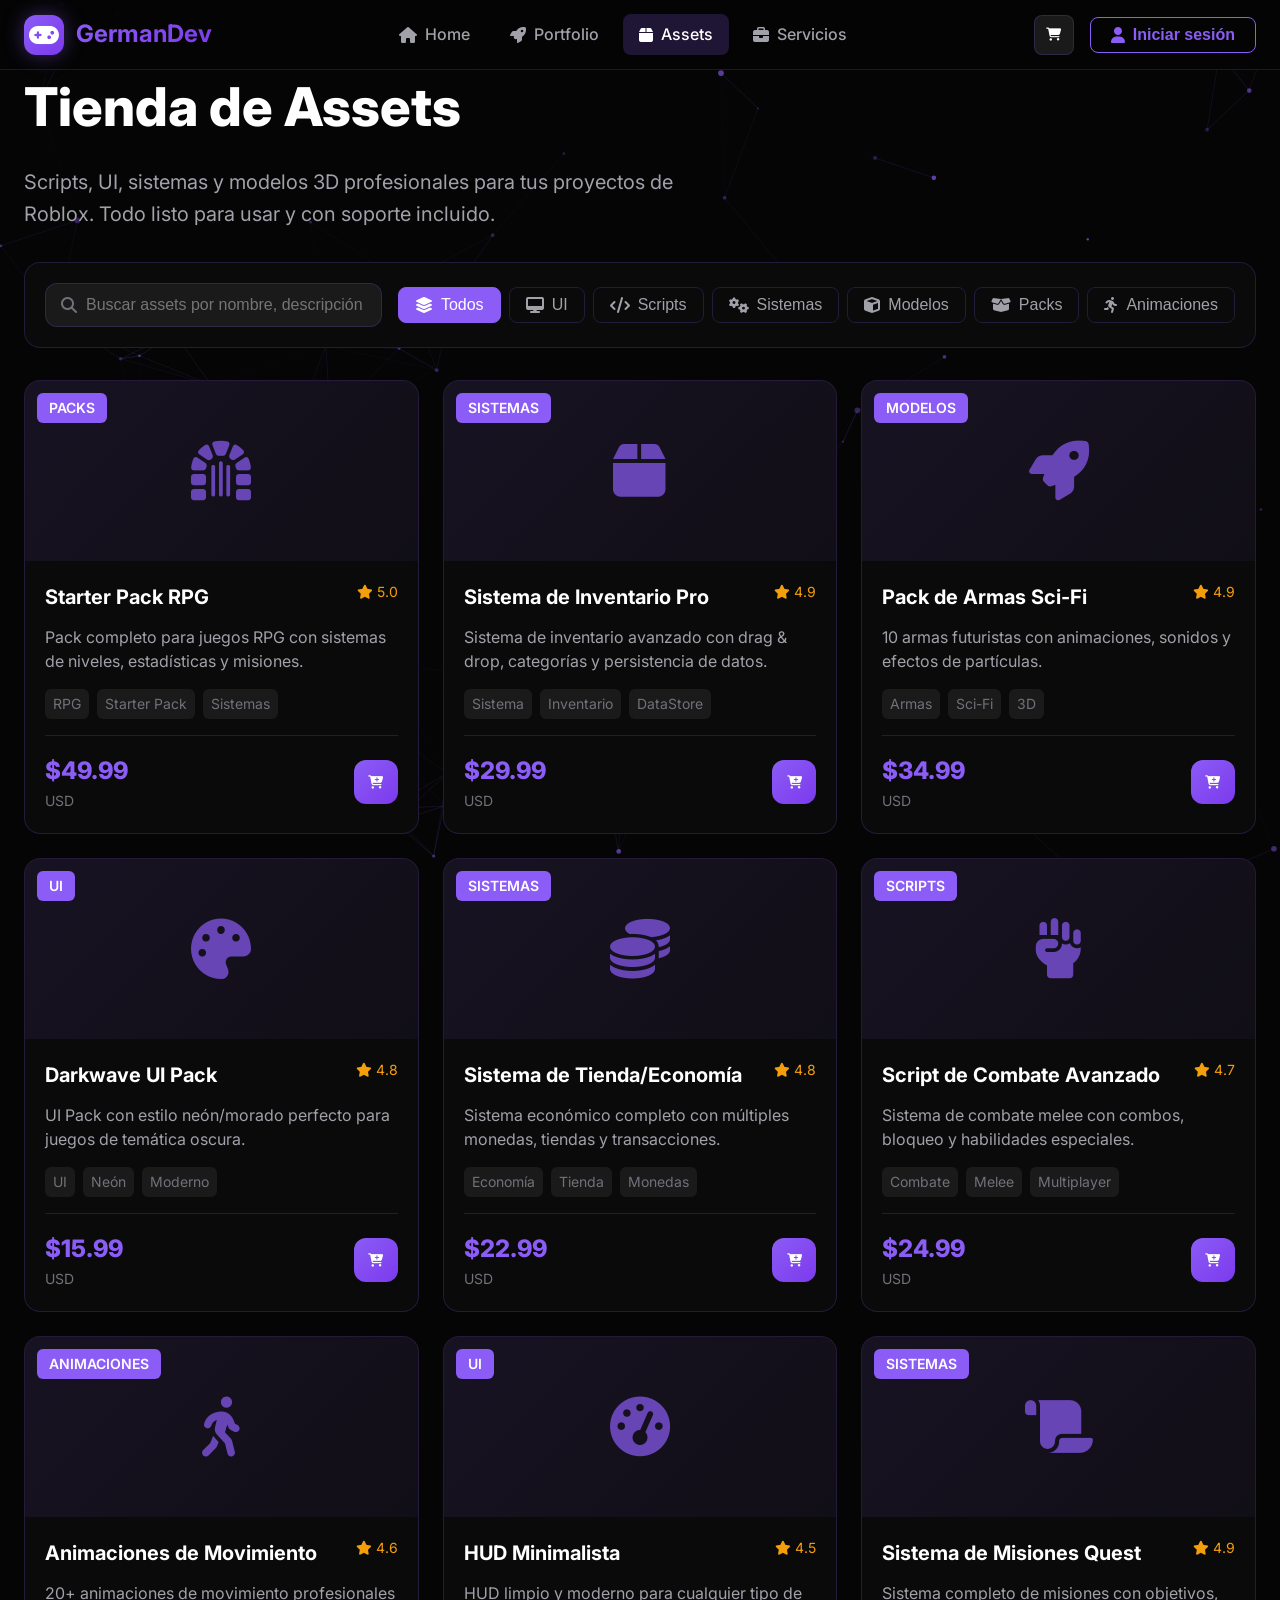
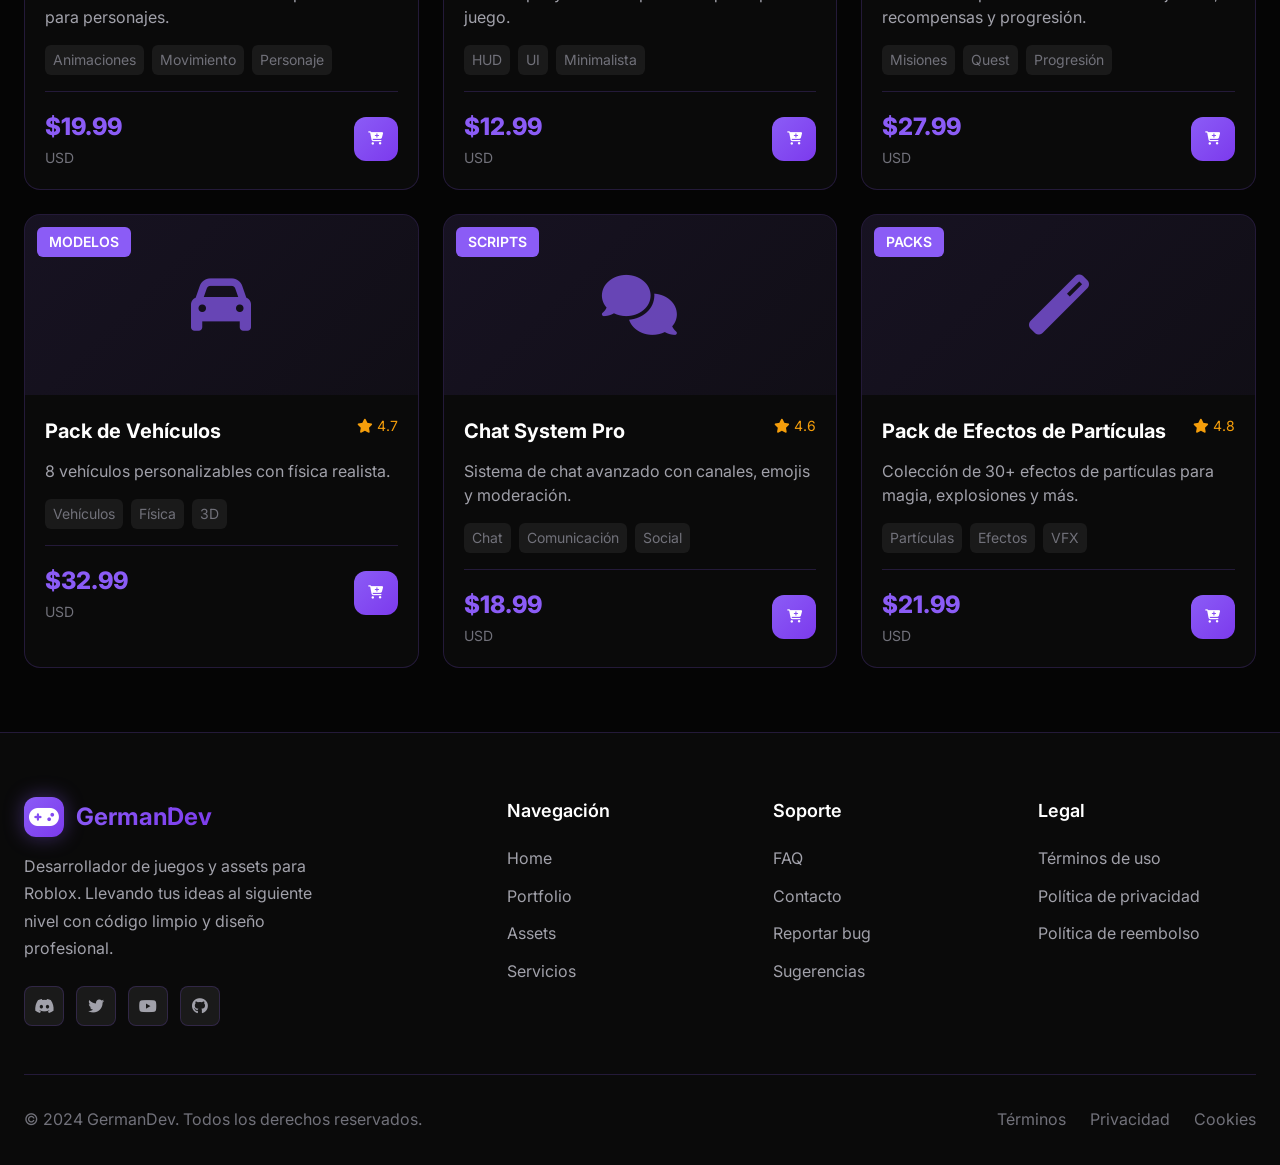
<file: germandev-web/Sub-Web/Assets.html>
<!DOCTYPE html>
<html lang="es">
<head>
  <meta charset="UTF-8">
  <meta name="viewport" content="width=device-width, initial-scale=1.0">
  <meta name="description" content="Tienda de assets premium para Roblox - Scripts, UI, sistemas y modelos 3D.">
  <title>Tienda de Assets | GermanDev</title>
  
  <link rel="icon" type="image/svg+xml" href="data:image/svg+xml,<svg xmlns='http://www.w3.org/2000/svg' viewBox='0 0 100 100'><rect fill='%238B5CF6' rx='20' width='100' height='100'/><text x='50' y='65' font-size='50' text-anchor='middle' fill='white'>G</text></svg>">
  
  <link rel="preconnect" href="https://fonts.googleapis.com">
  <link rel="preconnect" href="https://fonts.gstatic.com" crossorigin>
  <link href="https://fonts.googleapis.com/css2?family=Inter:wght@400;500;600;700;800&family=JetBrains+Mono:wght@400;500&display=swap" rel="stylesheet">
  
  <link rel="stylesheet" href="https://cdnjs.cloudflare.com/ajax/libs/font-awesome/6.4.0/css/all.min.css">
  
  <link rel="stylesheet" href="../CSS/main.css">
  <link rel="stylesheet" href="../CSS/components.css">
  <link rel="stylesheet" href="../CSS/animations.css">
  <link rel="stylesheet" href="../CSS/dashboard.css">
  <link rel="stylesheet" href="../CSS/mobile.css">
  
  <style>
    .assets-header { padding: var(--space-16) 0 var(--space-8); }
    .assets-title { font-size: var(--text-4xl); font-weight: 800; margin-bottom: var(--space-4); }
    .assets-description { font-size: var(--text-lg); color: var(--text-secondary); max-width: 700px; }
    .filters-bar { display: flex; flex-wrap: wrap; gap: var(--space-4); align-items: center; padding: var(--space-5); background: var(--bg-card); border: 1px solid var(--border-color); border-radius: var(--radius-xl); margin-bottom: var(--space-8); }
    .filter-search { position: relative; flex: 1; min-width: 250px; }
    .filter-search input { width: 100%; padding: var(--space-3) var(--space-4) var(--space-3) var(--space-10); background: var(--bg-input); border: 1px solid var(--border-color); border-radius: var(--radius-lg); color: var(--text-primary); font-size: var(--text-sm); }
    .filter-search input:focus { outline: none; border-color: var(--primary); }
    .filter-search i { position: absolute; left: var(--space-4); top: 50%; transform: translateY(-50%); color: var(--text-muted); }
    .filter-tabs { display: flex; gap: var(--space-2); flex-wrap: wrap; }
    .filter-tab { padding: var(--space-2) var(--space-4); background: transparent; border: 1px solid var(--border-color); border-radius: var(--radius-md); color: var(--text-secondary); font-size: var(--text-sm); cursor: pointer; transition: all var(--transition-fast); display: flex; align-items: center; gap: var(--space-2); }
    .filter-tab:hover { border-color: var(--primary); color: var(--text-primary); }
    .filter-tab.active { background: var(--primary); border-color: var(--primary); color: white; }
    .assets-grid { display: grid; grid-template-columns: repeat(auto-fill, minmax(300px, 1fr)); gap: var(--space-6); padding-bottom: var(--space-16); }
    .asset-card { background: var(--bg-card); border: 1px solid var(--border-color); border-radius: var(--radius-xl); overflow: hidden; transition: all var(--transition-base); }
    .asset-card:hover { border-color: var(--border-color-hover); transform: translateY(-5px); box-shadow: var(--shadow-card); }
    .asset-card-image { position: relative; height: 180px; background: linear-gradient(135deg, rgba(139, 92, 246, 0.1) 0%, rgba(139, 92, 246, 0.05) 100%); display: flex; align-items: center; justify-content: center; overflow: hidden; }
    .asset-card-icon { font-size: 60px; color: var(--primary); opacity: 0.7; }
    .asset-card-category { position: absolute; top: var(--space-3); left: var(--space-3); padding: var(--space-1) var(--space-3); background: var(--primary); border-radius: var(--radius-sm); font-size: var(--text-xs); font-weight: 600; text-transform: uppercase; color: white; }
    .asset-card-content { padding: var(--space-5); }
    .asset-card-header { display: flex; justify-content: space-between; align-items: flex-start; margin-bottom: var(--space-3); }
    .asset-card-title { font-size: var(--text-lg); font-weight: 700; flex: 1; }
    .asset-card-rating { display: flex; align-items: center; gap: var(--space-1); font-size: var(--text-xs); color: var(--warning); }
    .asset-card-description { font-size: var(--text-sm); color: var(--text-secondary); margin-bottom: var(--space-4); line-height: 1.5; }
    .asset-card-tags { display: flex; flex-wrap: wrap; gap: var(--space-2); margin-bottom: var(--space-4); }
    .asset-tag { padding: var(--space-1) var(--space-2); background: var(--bg-input); border-radius: var(--radius-sm); font-size: var(--text-xs); color: var(--text-muted); }
    .asset-card-footer { display: flex; justify-content: space-between; align-items: center; padding-top: var(--space-4); border-top: 1px solid var(--border-color); }
    .asset-price { display: flex; flex-direction: column; }
    .asset-price-value { font-size: var(--text-xl); font-weight: 800; color: var(--primary); }
    .asset-price-currency { font-size: var(--text-xs); color: var(--text-muted); }
    .asset-add-cart { width: 44px; height: 44px; background: var(--gradient-primary); border: none; border-radius: var(--radius-lg); display: flex; align-items: center; justify-content: center; color: white; cursor: pointer; transition: all var(--transition-fast); }
    .asset-add-cart:hover { transform: scale(1.1); box-shadow: 0 0 20px var(--primary-glow); }
    .no-results { grid-column: 1 / -1; text-align: center; padding: var(--space-16); display: none; }
    .no-results-icon { font-size: 64px; color: var(--text-muted); margin-bottom: var(--space-4); opacity: 0.5; }
    .no-results-title { font-size: var(--text-xl); font-weight: 600; margin-bottom: var(--space-2); }
    .no-results-description { color: var(--text-secondary); }
    
    @media (max-width: 768px) {
      .assets-grid { grid-template-columns: 1fr; }
      .filter-tabs { overflow-x: auto; flex-wrap: nowrap; -webkit-overflow-scrolling: touch; scrollbar-width: none; }
      .filter-tabs::-webkit-scrollbar { display: none; }
      .filter-tab { flex-shrink: 0; }
    }
  </style>
</head>
<body>
  <div class="preloader">
    <div class="preloader-logo">
      <svg viewBox="0 0 100 100">
        <rect x="10" y="10" width="80" height="80" rx="20" fill="none" stroke="#8B5CF6" stroke-width="3"/>
        <text x="50" y="65" font-size="45" text-anchor="middle" fill="#8B5CF6" font-weight="bold">G</text>
      </svg>
    </div>
  </div>
  
  <canvas id="particles-canvas"></canvas>
  
  <nav class="navbar">
    <div class="navbar-container">
      <a href="../index.html" class="navbar-brand">
        <div class="brand-logo"><i class="fas fa-gamepad"></i></div>
        <span class="brand-text">GermanDev</span>
      </a>
      
      <div class="navbar-nav">
        <a href="../index.html" class="nav-link"><i class="fas fa-home"></i><span>Home</span></a>
        <a href="Proyects.html" class="nav-link"><i class="fas fa-rocket"></i><span>Portfolio</span></a>
        <a href="Assets.html" class="nav-link active"><i class="fas fa-box"></i><span>Assets</span></a>
        <a href="Services.html" class="nav-link"><i class="fas fa-briefcase"></i><span>Servicios</span></a>
      </div>
      
      <div class="navbar-actions">
        <button class="cart-btn" aria-label="Carrito">
          <i class="fas fa-shopping-cart"></i>
          <span class="cart-count" style="display: none;">0</span>
        </button>
        <button class="auth-btn" id="auth-btn" onclick="goToAuth()">
          <i class="fas fa-user"></i>
          <span id="auth-text">Iniciar sesión</span>
        </button>
        <div class="user-avatar" id="user-avatar" style="display: none;"></div>
        <button class="menu-toggle" aria-label="Menú">
          <span></span><span></span><span></span>
        </button>
      </div>
    </div>
  </nav>
  
  <div class="mobile-menu-overlay">
    <div class="mobile-menu">
      <div class="mobile-menu-header">
        <a href="../index.html" class="navbar-brand">
          <div class="brand-logo"><i class="fas fa-gamepad"></i></div>
          <span class="brand-text">GermanDev</span>
        </a>
        <button class="mobile-menu-close"><i class="fas fa-times"></i></button>
      </div>
      <nav class="mobile-nav">
        <a href="../index.html" class="mobile-nav-link"><i class="fas fa-home"></i><span>Home</span></a>
        <a href="Proyects.html" class="mobile-nav-link"><i class="fas fa-rocket"></i><span>Portfolio</span></a>
        <a href="Assets.html" class="mobile-nav-link active"><i class="fas fa-box"></i><span>Assets</span></a>
        <a href="Services.html" class="mobile-nav-link"><i class="fas fa-briefcase"></i><span>Servicios</span></a>
      </nav>
    </div>
  </div>
  
  <div class="cart-overlay" style="position: fixed; top: 0; left: 0; right: 0; bottom: 0; background: rgba(0,0,0,0.5); z-index: 299; opacity: 0; visibility: hidden; transition: all 0.3s;"></div>
  <div class="cart-sidebar">
    <div class="cart-header">
      <h3 class="cart-title"><i class="fas fa-shopping-cart"></i> Tu Carrito</h3>
      <button class="cart-close"><i class="fas fa-times"></i></button>
    </div>
    <div class="cart-items"></div>
    <div class="cart-footer">
      <div class="cart-total">
        <span class="cart-total-label">Total:</span>
        <span class="cart-total-value">$0.00</span>
      </div>
      <button class="btn btn-primary cart-checkout">
        <i class="fas fa-credit-card"></i> Proceder al pago
      </button>
    </div>
  </div>
  
  <main class="main-wrapper">
    <div class="container">
      <div class="assets-header">
        <h1 class="assets-title">Tienda de Assets</h1>
        <p class="assets-description">
          Scripts, UI, sistemas y modelos 3D profesionales para tus proyectos de Roblox. 
          Todo listo para usar y con soporte incluido.
        </p>
      </div>
      
      <div class="filters-bar">
        <div class="filter-search">
          <i class="fas fa-search"></i>
          <input type="text" id="search-input" placeholder="Buscar assets por nombre, descripción o tags...">
        </div>
        
        <div class="filter-tabs" id="category-filters">
          <button class="filter-tab active" data-category="all"><i class="fas fa-layer-group"></i> Todos</button>
          <button class="filter-tab" data-category="ui"><i class="fas fa-desktop"></i> UI</button>
          <button class="filter-tab" data-category="scripts"><i class="fas fa-code"></i> Scripts</button>
          <button class="filter-tab" data-category="systems"><i class="fas fa-cogs"></i> Sistemas</button>
          <button class="filter-tab" data-category="models"><i class="fas fa-cube"></i> Modelos</button>
          <button class="filter-tab" data-category="packs"><i class="fas fa-box-open"></i> Packs</button>
          <button class="filter-tab" data-category="animations"><i class="fas fa-running"></i> Animaciones</button>
        </div>
      </div>
      
      <div class="assets-grid" id="assets-container">
        
        <div class="asset-card" data-category="packs">
          <div class="asset-card-image">
            <i class="fas fa-dungeon asset-card-icon"></i>
            <span class="asset-card-category">Packs</span>
          </div>
          <div class="asset-card-content">
            <div class="asset-card-header">
              <h3 class="asset-card-title">Starter Pack RPG</h3>
              <div class="asset-card-rating"><i class="fas fa-star"></i><span>5.0</span></div>
            </div>
            <p class="asset-card-description">Pack completo para juegos RPG con sistemas de niveles, estadísticas y misiones.</p>
            <div class="asset-card-tags">
              <span class="asset-tag">RPG</span>
              <span class="asset-tag">Starter Pack</span>
              <span class="asset-tag">Sistemas</span>
            </div>
            <div class="asset-card-footer">
              <div class="asset-price">
                <span class="asset-price-value">$49.99</span>
                <span class="asset-price-currency">USD</span>
              </div>
              <button class="asset-add-cart" onclick="addManualAssetToCart('asset-001', 'Starter Pack RPG', 49.99, 'fa-dungeon', this)" title="Añadir al carrito">
                <i class="fas fa-cart-plus"></i>
              </button>
            </div>
          </div>
        </div>

        <div class="asset-card" data-category="systems">
          <div class="asset-card-image">
            <i class="fas fa-box asset-card-icon"></i>
            <span class="asset-card-category">Sistemas</span>
          </div>
          <div class="asset-card-content">
            <div class="asset-card-header">
              <h3 class="asset-card-title">Sistema de Inventario Pro</h3>
              <div class="asset-card-rating"><i class="fas fa-star"></i><span>4.9</span></div>
            </div>
            <p class="asset-card-description">Sistema de inventario avanzado con drag & drop, categorías y persistencia de datos.</p>
            <div class="asset-card-tags">
              <span class="asset-tag">Sistema</span>
              <span class="asset-tag">Inventario</span>
              <span class="asset-tag">DataStore</span>
            </div>
            <div class="asset-card-footer">
              <div class="asset-price">
                <span class="asset-price-value">$29.99</span>
                <span class="asset-price-currency">USD</span>
              </div>
              <button class="asset-add-cart" onclick="addManualAssetToCart('asset-002', 'Sistema de Inventario Pro', 29.99, 'fa-box', this)" title="Añadir al carrito">
                <i class="fas fa-cart-plus"></i>
              </button>
            </div>
          </div>
        </div>

        <div class="asset-card" data-category="models">
          <div class="asset-card-image">
            <i class="fas fa-rocket asset-card-icon"></i>
            <span class="asset-card-category">Modelos</span>
          </div>
          <div class="asset-card-content">
            <div class="asset-card-header">
              <h3 class="asset-card-title">Pack de Armas Sci-Fi</h3>
              <div class="asset-card-rating"><i class="fas fa-star"></i><span>4.9</span></div>
            </div>
            <p class="asset-card-description">10 armas futuristas con animaciones, sonidos y efectos de partículas.</p>
            <div class="asset-card-tags">
              <span class="asset-tag">Armas</span>
              <span class="asset-tag">Sci-Fi</span>
              <span class="asset-tag">3D</span>
            </div>
            <div class="asset-card-footer">
              <div class="asset-price">
                <span class="asset-price-value">$34.99</span>
                <span class="asset-price-currency">USD</span>
              </div>
              <button class="asset-add-cart" onclick="addManualAssetToCart('asset-003', 'Pack de Armas Sci-Fi', 34.99, 'fa-rocket', this)" title="Añadir al carrito">
                <i class="fas fa-cart-plus"></i>
              </button>
            </div>
          </div>
        </div>

        <div class="asset-card" data-category="ui">
          <div class="asset-card-image">
            <i class="fas fa-palette asset-card-icon"></i>
            <span class="asset-card-category">UI</span>
          </div>
          <div class="asset-card-content">
            <div class="asset-card-header">
              <h3 class="asset-card-title">Darkwave UI Pack</h3>
              <div class="asset-card-rating"><i class="fas fa-star"></i><span>4.8</span></div>
            </div>
            <p class="asset-card-description">UI Pack con estilo neón/morado perfecto para juegos de temática oscura.</p>
            <div class="asset-card-tags">
              <span class="asset-tag">UI</span>
              <span class="asset-tag">Neón</span>
              <span class="asset-tag">Moderno</span>
            </div>
            <div class="asset-card-footer">
              <div class="asset-price">
                <span class="asset-price-value">$15.99</span>
                <span class="asset-price-currency">USD</span>
              </div>
              <button class="asset-add-cart" onclick="addManualAssetToCart('asset-004', 'Darkwave UI Pack', 15.99, 'fa-palette', this)" title="Añadir al carrito">
                <i class="fas fa-cart-plus"></i>
              </button>
            </div>
          </div>
        </div>

        <div class="asset-card" data-category="systems">
          <div class="asset-card-image">
            <i class="fas fa-coins asset-card-icon"></i>
            <span class="asset-card-category">Sistemas</span>
          </div>
          <div class="asset-card-content">
            <div class="asset-card-header">
              <h3 class="asset-card-title">Sistema de Tienda/Economía</h3>
              <div class="asset-card-rating"><i class="fas fa-star"></i><span>4.8</span></div>
            </div>
            <p class="asset-card-description">Sistema económico completo con múltiples monedas, tiendas y transacciones.</p>
            <div class="asset-card-tags">
              <span class="asset-tag">Economía</span>
              <span class="asset-tag">Tienda</span>
              <span class="asset-tag">Monedas</span>
            </div>
            <div class="asset-card-footer">
              <div class="asset-price">
                <span class="asset-price-value">$22.99</span>
                <span class="asset-price-currency">USD</span>
              </div>
              <button class="asset-add-cart" onclick="addManualAssetToCart('asset-005', 'Sistema de Tienda/Economía', 22.99, 'fa-coins', this)" title="Añadir al carrito">
                <i class="fas fa-cart-plus"></i>
              </button>
            </div>
          </div>
        </div>

        <div class="asset-card" data-category="scripts">
          <div class="asset-card-image">
            <i class="fas fa-fist-raised asset-card-icon"></i>
            <span class="asset-card-category">Scripts</span>
          </div>
          <div class="asset-card-content">
            <div class="asset-card-header">
              <h3 class="asset-card-title">Script de Combate Avanzado</h3>
              <div class="asset-card-rating"><i class="fas fa-star"></i><span>4.7</span></div>
            </div>
            <p class="asset-card-description">Sistema de combate melee con combos, bloqueo y habilidades especiales.</p>
            <div class="asset-card-tags">
              <span class="asset-tag">Combate</span>
              <span class="asset-tag">Melee</span>
              <span class="asset-tag">Multiplayer</span>
            </div>
            <div class="asset-card-footer">
              <div class="asset-price">
                <span class="asset-price-value">$24.99</span>
                <span class="asset-price-currency">USD</span>
              </div>
              <button class="asset-add-cart" onclick="addManualAssetToCart('asset-006', 'Script de Combate Avanzado', 24.99, 'fa-fist-raised', this)" title="Añadir al carrito">
                <i class="fas fa-cart-plus"></i>
              </button>
            </div>
          </div>
        </div>

        <div class="asset-card" data-category="animations">
          <div class="asset-card-image">
            <i class="fas fa-walking asset-card-icon"></i>
            <span class="asset-card-category">Animaciones</span>
          </div>
          <div class="asset-card-content">
            <div class="asset-card-header">
              <h3 class="asset-card-title">Animaciones de Movimiento</h3>
              <div class="asset-card-rating"><i class="fas fa-star"></i><span>4.6</span></div>
            </div>
            <p class="asset-card-description">20+ animaciones de movimiento profesionales para personajes.</p>
            <div class="asset-card-tags">
              <span class="asset-tag">Animaciones</span>
              <span class="asset-tag">Movimiento</span>
              <span class="asset-tag">Personaje</span>
            </div>
            <div class="asset-card-footer">
              <div class="asset-price">
                <span class="asset-price-value">$19.99</span>
                <span class="asset-price-currency">USD</span>
              </div>
              <button class="asset-add-cart" onclick="addManualAssetToCart('asset-007', 'Animaciones de Movimiento', 19.99, 'fa-walking', this)" title="Añadir al carrito">
                <i class="fas fa-cart-plus"></i>
              </button>
            </div>
          </div>
        </div>

        <div class="asset-card" data-category="ui">
          <div class="asset-card-image">
            <i class="fas fa-tachometer-alt asset-card-icon"></i>
            <span class="asset-card-category">UI</span>
          </div>
          <div class="asset-card-content">
            <div class="asset-card-header">
              <h3 class="asset-card-title">HUD Minimalista</h3>
              <div class="asset-card-rating"><i class="fas fa-star"></i><span>4.5</span></div>
            </div>
            <p class="asset-card-description">HUD limpio y moderno para cualquier tipo de juego.</p>
            <div class="asset-card-tags">
              <span class="asset-tag">HUD</span>
              <span class="asset-tag">UI</span>
              <span class="asset-tag">Minimalista</span>
            </div>
            <div class="asset-card-footer">
              <div class="asset-price">
                <span class="asset-price-value">$12.99</span>
                <span class="asset-price-currency">USD</span>
              </div>
              <button class="asset-add-cart" onclick="addManualAssetToCart('asset-008', 'HUD Minimalista', 12.99, 'fa-tachometer-alt', this)" title="Añadir al carrito">
                <i class="fas fa-cart-plus"></i>
              </button>
            </div>
          </div>
        </div>

        <div class="asset-card" data-category="systems">
          <div class="asset-card-image">
            <i class="fas fa-scroll asset-card-icon"></i>
            <span class="asset-card-category">Sistemas</span>
          </div>
          <div class="asset-card-content">
            <div class="asset-card-header">
              <h3 class="asset-card-title">Sistema de Misiones Quest</h3>
              <div class="asset-card-rating"><i class="fas fa-star"></i><span>4.9</span></div>
            </div>
            <p class="asset-card-description">Sistema completo de misiones con objetivos, recompensas y progresión.</p>
            <div class="asset-card-tags">
              <span class="asset-tag">Misiones</span>
              <span class="asset-tag">Quest</span>
              <span class="asset-tag">Progresión</span>
            </div>
            <div class="asset-card-footer">
              <div class="asset-price">
                <span class="asset-price-value">$27.99</span>
                <span class="asset-price-currency">USD</span>
              </div>
              <button class="asset-add-cart" onclick="addManualAssetToCart('asset-009', 'Sistema de Misiones Quest', 27.99, 'fa-scroll', this)" title="Añadir al carrito">
                <i class="fas fa-cart-plus"></i>
              </button>
            </div>
          </div>
        </div>

        <div class="asset-card" data-category="models">
          <div class="asset-card-image">
            <i class="fas fa-car asset-card-icon"></i>
            <span class="asset-card-category">Modelos</span>
          </div>
          <div class="asset-card-content">
            <div class="asset-card-header">
              <h3 class="asset-card-title">Pack de Vehículos</h3>
              <div class="asset-card-rating"><i class="fas fa-star"></i><span>4.7</span></div>
            </div>
            <p class="asset-card-description">8 vehículos personalizables con física realista.</p>
            <div class="asset-card-tags">
              <span class="asset-tag">Vehículos</span>
              <span class="asset-tag">Física</span>
              <span class="asset-tag">3D</span>
            </div>
            <div class="asset-card-footer">
              <div class="asset-price">
                <span class="asset-price-value">$32.99</span>
                <span class="asset-price-currency">USD</span>
              </div>
              <button class="asset-add-cart" onclick="addManualAssetToCart('asset-010', 'Pack de Vehículos', 32.99, 'fa-car', this)" title="Añadir al carrito">
                <i class="fas fa-cart-plus"></i>
              </button>
            </div>
          </div>
        </div>

        <div class="asset-card" data-category="scripts">
          <div class="asset-card-image">
            <i class="fas fa-comments asset-card-icon"></i>
            <span class="asset-card-category">Scripts</span>
          </div>
          <div class="asset-card-content">
            <div class="asset-card-header">
              <h3 class="asset-card-title">Chat System Pro</h3>
              <div class="asset-card-rating"><i class="fas fa-star"></i><span>4.6</span></div>
            </div>
            <p class="asset-card-description">Sistema de chat avanzado con canales, emojis y moderación.</p>
            <div class="asset-card-tags">
              <span class="asset-tag">Chat</span>
              <span class="asset-tag">Comunicación</span>
              <span class="asset-tag">Social</span>
            </div>
            <div class="asset-card-footer">
              <div class="asset-price">
                <span class="asset-price-value">$18.99</span>
                <span class="asset-price-currency">USD</span>
              </div>
              <button class="asset-add-cart" onclick="addManualAssetToCart('asset-011', 'Chat System Pro', 18.99, 'fa-comments', this)" title="Añadir al carrito">
                <i class="fas fa-cart-plus"></i>
              </button>
            </div>
          </div>
        </div>

        <div class="asset-card" data-category="packs">
          <div class="asset-card-image">
            <i class="fas fa-magic asset-card-icon"></i>
            <span class="asset-card-category">Packs</span>
          </div>
          <div class="asset-card-content">
            <div class="asset-card-header">
              <h3 class="asset-card-title">Pack de Efectos de Partículas</h3>
              <div class="asset-card-rating"><i class="fas fa-star"></i><span>4.8</span></div>
            </div>
            <p class="asset-card-description">Colección de 30+ efectos de partículas para magia, explosiones y más.</p>
            <div class="asset-card-tags">
              <span class="asset-tag">Partículas</span>
              <span class="asset-tag">Efectos</span>
              <span class="asset-tag">VFX</span>
            </div>
            <div class="asset-card-footer">
              <div class="asset-price">
                <span class="asset-price-value">$21.99</span>
                <span class="asset-price-currency">USD</span>
              </div>
              <button class="asset-add-cart" onclick="addManualAssetToCart('asset-012', 'Pack de Efectos de Partículas', 21.99, 'fa-magic', this)" title="Añadir al carrito">
                <i class="fas fa-cart-plus"></i>
              </button>
            </div>
          </div>
        </div>

      </div>
      
      <div class="no-results" id="no-results-msg">
        <div class="no-results-icon"><i class="fas fa-search"></i></div>
        <h3 class="no-results-title">No se encontraron resultados</h3>
        <p class="no-results-description">Intenta con otros términos de búsqueda o categorías.</p>
      </div>

    </div>
  </main>
  
  <footer class="footer">
    <div class="container">
      <div class="footer-grid">
        <div class="footer-brand">
          <div class="footer-logo">
            <div class="brand-logo"><i class="fas fa-gamepad"></i></div>
            <span class="brand-text">GermanDev</span>
          </div>
          <p class="footer-description">
            Desarrollador de juegos y assets para Roblox. Llevando tus ideas al 
            siguiente nivel con código limpio y diseño profesional.
          </p>
          <div class="footer-social">
            <a href="#" class="social-link" data-copy="GermanDev#1234"><i class="fab fa-discord"></i></a>
            <a href="#" class="social-link"><i class="fab fa-twitter"></i></a>
            <a href="#" class="social-link"><i class="fab fa-youtube"></i></a>
            <a href="#" class="social-link"><i class="fab fa-github"></i></a>
          </div>
        </div>
        
        <div class="footer-nav">
          <h4 class="footer-title">Navegación</h4>
          <ul class="footer-links">
            <li><a href="../index.html">Home</a></li>
            <li><a href="Proyects.html">Portfolio</a></li>
            <li><a href="Assets.html">Assets</a></li>
            <li><a href="Services.html">Servicios</a></li>
          </ul>
        </div>
        
        <div class="footer-nav">
          <h4 class="footer-title">Soporte</h4>
          <ul class="footer-links">
            <li><a href="#">FAQ</a></li>
            <li><a href="#" data-copy="contact@germandev.com">Contacto</a></li>
            <li><a href="#">Reportar bug</a></li>
            <li><a href="#">Sugerencias</a></li>
          </ul>
        </div>
        
        <div class="footer-nav">
          <h4 class="footer-title">Legal</h4>
          <ul class="footer-links">
            <li><a href="#" data-modal="terms">Términos de uso</a></li>
            <li><a href="#" data-modal="privacy">Política de privacidad</a></li>
            <li><a href="#" data-modal="refunds">Política de reembolso</a></li>
          </ul>
        </div>
      </div>
      
      <div class="footer-bottom">
        <p class="footer-copyright">&copy; 2024 GermanDev. Todos los derechos reservados.</p>
        <div class="footer-legal">
          <a href="#" data-modal="terms">Términos</a>
          <a href="#" data-modal="privacy">Privacidad</a>
          <a href="#" data-modal="refunds">Cookies</a>
        </div>
      </div>
    </div>
  </footer>
  
  <script src="../JS/main.js"></script>
  
  <script>
    // Función para ir a login o dashboard
    function goToAuth() {
      if (typeof App !== 'undefined' && App.auth && App.auth.isAuthenticated) {
        window.location.href = 'Dashboard.html';
      } else {
        window.location.href = 'Login.html';
      }
    }
    
    // Función para actualizar UI del botón de Auth
    function updateAuthButton() {
      const authBtn = document.getElementById('auth-btn');
      const authText = document.getElementById('auth-text');
      const userAvatar = document.getElementById('user-avatar');
      
      if (typeof App !== 'undefined' && App.auth && App.auth.isAuthenticated && App.auth.currentUser) {
        if (authBtn) authBtn.style.display = 'none';
        if (userAvatar) {
          userAvatar.style.display = 'flex';
          userAvatar.textContent = App.auth.currentUser.username.charAt(0).toUpperCase();
          userAvatar.onclick = () => window.location.href = 'Dashboard.html';
        }
      } else {
        if (authBtn) {
          authBtn.style.display = 'flex';
          authText.textContent = 'Iniciar sesión';
        }
        if (userAvatar) userAvatar.style.display = 'none';
      }
    }

    // Nueva función para agregar al carrito manualmente sin depender de assets.js
    function addManualAssetToCart(id, name, price, icon, button) {
      if (typeof App === 'undefined' || !App.auth || !App.cart) {
        console.warn('Los scripts de App no están cargados. El carrito no funcionará.');
        return;
      }
      
      if (!App.auth.isAuthenticated) {
        App.toast.warning('Inicia sesión para comprar');
        setTimeout(() => {
          window.location.href = 'Login.html';
        }, 1500);
        return;
      }
      
      const result = App.cart.addItem({
        id: id,
        name: name,
        price: price,
        icon: icon
      });
      
      if (result.success) {
        App.cart.animateFlyToCart(button, document.querySelector('.cart-btn'));
        App.toast.success('¡Agregado al carrito!');
      } else {
        App.toast.error(result.error || 'Error al agregar al carrito');
      }
    }

    // Script para que funcionen los filtros directamente en el HTML manual
    document.addEventListener('DOMContentLoaded', () => {
      updateAuthButton();
      
      const tabs = document.querySelectorAll('.filter-tab');
      const searchInput = document.getElementById('search-input');
      const cards = document.querySelectorAll('.asset-card');
      const noResultsMsg = document.getElementById('no-results-msg');

      function filterAssets() {
        const activeTab = document.querySelector('.filter-tab.active');
        const category = activeTab ? activeTab.dataset.category : 'all';
        const query = searchInput.value.toLowerCase();
        let visibleCount = 0;

        cards.forEach(card => {
          const cardCategory = card.dataset.category;
          const textContent = card.innerText.toLowerCase();
          
          const matchesCategory = category === 'all' || cardCategory === category;
          const matchesSearch = textContent.includes(query);

          if (matchesCategory && matchesSearch) {
            card.style.display = 'block';
            visibleCount++;
          } else {
            card.style.display = 'none';
          }
        });

        // Mostrar u ocultar el mensaje de "No se encontraron resultados"
        if (visibleCount === 0) {
          noResultsMsg.style.display = 'block';
        } else {
          noResultsMsg.style.display = 'none';
        }
      }

      // Eventos para las pestañas de categorías
      tabs.forEach(tab => {
        tab.addEventListener('click', () => {
          tabs.forEach(t => t.classList.remove('active'));
          tab.classList.add('active');
          filterAssets();
        });
      });

      // Evento para el buscador
      if (searchInput) {
        searchInput.addEventListener('input', filterAssets);
      }
    });
  </script>
</body>
</html>
</file>
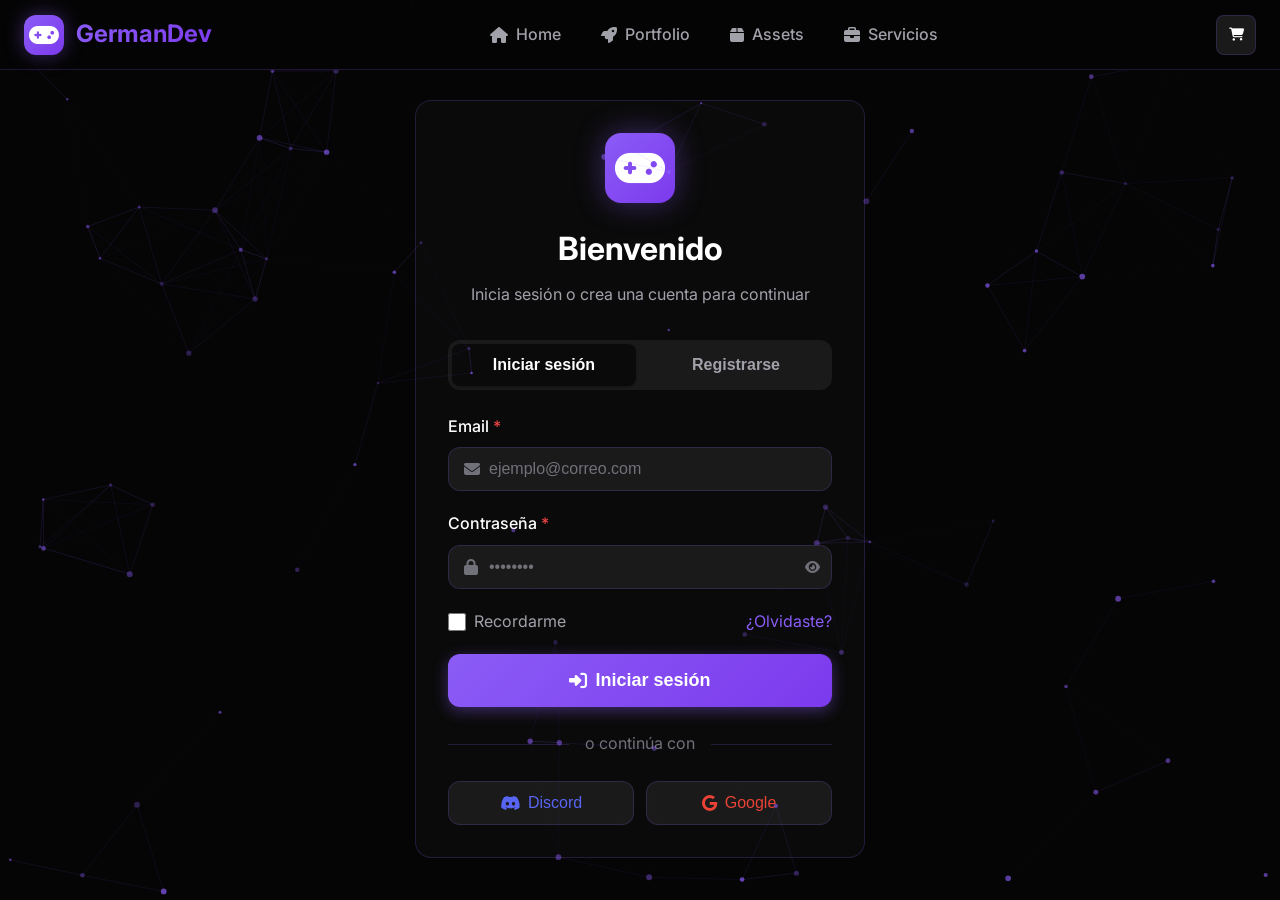
<file: germandev-web/Sub-Web/Dashboard.html>
<!DOCTYPE html>
<html lang="es">
<head>
  <meta charset="UTF-8">
  <meta name="viewport" content="width=device-width, initial-scale=1.0">
  <meta name="description" content="Dashboard de GermanDev - Gestiona tu cuenta, compras y assets.">
  <title>Dashboard | GermanDev</title>
  
  <!-- Favicon -->
  <link rel="icon" type="image/svg+xml" href="data:image/svg+xml,<svg xmlns='http://www.w3.org/2000/svg' viewBox='0 0 100 100'><rect fill='%238B5CF6' rx='20' width='100' height='100'/><text x='50' y='65' font-size='50' text-anchor='middle' fill='white'>G</text></svg>">
  
  <!-- Fonts -->
  <link rel="preconnect" href="https://fonts.googleapis.com">
  <link rel="preconnect" href="https://fonts.gstatic.com" crossorigin>
  <link href="https://fonts.googleapis.com/css2?family=Inter:wght@400;500;600;700;800&family=JetBrains+Mono:wght@400;500&display=swap" rel="stylesheet">
  
  <!-- Font Awesome -->
  <link rel="stylesheet" href="https://cdnjs.cloudflare.com/ajax/libs/font-awesome/6.4.0/css/all.min.css">
  
  <!-- Styles -->
  <link rel="stylesheet" href="../CSS/main.css">
  <link rel="stylesheet" href="../CSS/components.css">
  <link rel="stylesheet" href="../CSS/animations.css">
  <link rel="stylesheet" href="../CSS/dashboard.css">
  <link rel="stylesheet" href="../CSS/mobile.css">
</head>
<body>
  <!-- Preloader -->
  <div class="preloader">
    <div class="preloader-logo">
      <svg viewBox="0 0 100 100">
        <rect x="10" y="10" width="80" height="80" rx="20" fill="none" stroke="#8B5CF6" stroke-width="3"/>
        <text x="50" y="65" font-size="45" text-anchor="middle" fill="#8B5CF6" font-weight="bold">G</text>
      </svg>
    </div>
  </div>
  
  <!-- Particles Canvas -->
  <canvas id="particles-canvas"></canvas>
  
  <!-- Navigation -->
  <nav class="navbar">
    <div class="navbar-container">
      <button class="sidebar-toggle" onclick="toggleSidebar()" style="display: none;">
        <i class="fas fa-bars"></i>
      </button>
      
      <a href="../index.html" class="navbar-brand">
        <div class="brand-logo">
          <i class="fas fa-gamepad"></i>
        </div>
        <span class="brand-text">GermanDev</span>
      </a>
      
      <div class="navbar-nav">
        <a href="../index.html" class="nav-link">
          <i class="fas fa-home"></i>
          <span>Home</span>
        </a>
        <a href="Proyects.html" class="nav-link">
          <i class="fas fa-rocket"></i>
          <span>Portfolio</span>
        </a>
        <a href="Assets.html" class="nav-link">
          <i class="fas fa-box"></i>
          <span>Assets</span>
        </a>
        <a href="Services.html" class="nav-link">
          <i class="fas fa-briefcase"></i>
          <span>Servicios</span>
        </a>
      </div>
      
      <div class="navbar-actions">
        <button class="cart-btn" aria-label="Carrito">
          <i class="fas fa-shopping-cart"></i>
          <span class="cart-count" style="display: none;">0</span>
        </button>
        
        <button class="auth-btn" onclick="logout()">
          <i class="fas fa-sign-out-alt"></i>
          <span>Cerrar sesión</span>
        </button>
      </div>
    </div>
  </nav>
  
  <!-- Cart Sidebar -->
  <div class="cart-overlay" style="position: fixed; top: 0; left: 0; right: 0; bottom: 0; background: rgba(0,0,0,0.5); z-index: 299; opacity: 0; visibility: hidden; transition: all 0.3s;"></div>
  <div class="cart-sidebar">
    <div class="cart-header">
      <h3 class="cart-title"><i class="fas fa-shopping-cart"></i> Tu Carrito</h3>
      <button class="cart-close"><i class="fas fa-times"></i></button>
    </div>
    <div class="cart-items"></div>
    <div class="cart-footer">
      <div class="cart-total">
        <span class="cart-total-label">Total:</span>
        <span class="cart-total-value">$0.00</span>
      </div>
      <button class="btn btn-primary cart-checkout">
        <i class="fas fa-credit-card"></i> Proceder al pago
      </button>
    </div>
  </div>
  
  <!-- Dashboard -->
  <div class="dashboard">
    <!-- Sidebar -->
    <aside class="dashboard-sidebar" id="sidebar">
      <div class="sidebar-header">
        <div class="sidebar-user">
          <div class="sidebar-avatar" id="user-avatar">G</div>
          <div class="sidebar-user-info">
            <div class="sidebar-user-name" id="user-name">Usuario</div>
            <div class="sidebar-user-email" id="user-email">email@ejemplo.com</div>
          </div>
        </div>
      </div>
      
      <nav class="sidebar-nav">
        <div class="sidebar-section">
          <span class="sidebar-section-title">Principal</span>
          <ul class="sidebar-menu">
            <li class="sidebar-menu-item">
              <a href="#" class="sidebar-menu-link active" onclick="showSection('overview'); return false;">
                <i class="fas fa-chart-pie"></i>
                <span>Resumen</span>
              </a>
            </li>
            <li class="sidebar-menu-item">
              <a href="#" class="sidebar-menu-link" onclick="showSection('purchases'); return false;">
                <i class="fas fa-shopping-bag"></i>
                <span>Mis compras</span>
                <span class="sidebar-badge" id="purchases-badge">0</span>
              </a>
            </li>
            <li class="sidebar-menu-item">
              <a href="#" class="sidebar-menu-link" onclick="showSection('assets'); return false;">
                <i class="fas fa-box"></i>
                <span>Mis assets</span>
              </a>
            </li>
          </ul>
        </div>
        
        <div class="sidebar-section">
          <span class="sidebar-section-title">Cuenta</span>
          <ul class="sidebar-menu">
            <li class="sidebar-menu-item">
              <a href="#" class="sidebar-menu-link" onclick="showSection('profile'); return false;">
                <i class="fas fa-user"></i>
                <span>Perfil</span>
              </a>
            </li>
            <li class="sidebar-menu-item">
              <a href="#" class="sidebar-menu-link" onclick="showSection('settings'); return false;">
                <i class="fas fa-cog"></i>
                <span>Configuración</span>
              </a>
            </li>
          </ul>
        </div>
      </nav>
    </aside>
    
    <!-- Main Content -->
    <main class="dashboard-main">
      <!-- Overview Section -->
      <section class="dashboard-section active" id="section-overview">
        <div class="dashboard-header">
          <h2 class="dashboard-title">Resumen</h2>
          <div class="dashboard-actions">
            <a href="Assets.html" class="btn btn-secondary">
              <i class="fas fa-store"></i> Ver tienda
            </a>
          </div>
        </div>
        
        <div class="stats-grid">
          <div class="stat-card">
            <div class="stat-card-icon" style="background: rgba(139, 92, 246, 0.1); color: var(--primary);">
              <i class="fas fa-shopping-bag"></i>
            </div>
            <div class="stat-card-info">
              <div class="stat-card-value" id="stat-purchases">0</div>
              <div class="stat-card-label">Compras totales</div>
            </div>
          </div>
          
          <div class="stat-card">
            <div class="stat-card-icon" style="background: rgba(34, 197, 94, 0.1); color: var(--success);">
              <i class="fas fa-box"></i>
            </div>
            <div class="stat-card-info">
              <div class="stat-card-value" id="stat-assets">0</div>
              <div class="stat-card-label">Assets adquiridos</div>
            </div>
          </div>
          
          <div class="stat-card">
            <div class="stat-card-icon" style="background: rgba(245, 158, 11, 0.1); color: var(--warning);">
              <i class="fas fa-dollar-sign"></i>
            </div>
            <div class="stat-card-info">
              <div class="stat-card-value" id="stat-spent">$0</div>
              <div class="stat-card-label">Total gastado</div>
            </div>
          </div>
          
          <div class="stat-card">
            <div class="stat-card-icon" style="background: rgba(59, 130, 246, 0.1); color: var(--info);">
              <i class="fas fa-calendar"></i>
            </div>
            <div class="stat-card-info">
              <div class="stat-card-value" id="stat-member">1d</div>
              <div class="stat-card-label">Miembro</div>
            </div>
          </div>
        </div>
        
        <div class="recent-activity" style="margin-top: var(--space-8);">
          <div class="recent-activity-header">
            <h3 class="recent-activity-title">Compras recientes</h3>
            <a href="#" class="recent-activity-link" onclick="showSection('purchases'); return false;">Ver todas</a>
          </div>
          <div id="recent-purchases">
            <div class="empty-state" style="padding: var(--space-8);">
              <div class="empty-state-icon"><i class="fas fa-shopping-bag"></i></div>
              <h4 class="empty-state-title">No tienes compras recientes</h4>
              <p class="empty-state-description">Explora la tienda y encuentra assets increíbles.</p>
              <a href="Assets.html" class="btn btn-primary empty-state-action">Explorar la tienda</a>
            </div>
          </div>
        </div>
      </section>
      
      <!-- Purchases Section -->
      <section class="dashboard-section" id="section-purchases" style="display: none;">
        <div class="purchases-header">
          <h2 class="purchases-title">Mis compras</h2>
          <a href="Assets.html" class="btn btn-secondary">
            <i class="fas fa-store"></i> Ver tienda
          </a>
        </div>
        
        <div class="purchases-table-container">
          <table class="purchases-table">
            <thead>
              <tr>
                <th>Producto</th>
                <th>Fecha</th>
                <th>Precio</th>
                <th>Estado</th>
                <th>Acciones</th>
              </tr>
            </thead>
            <tbody id="purchases-table-body">
              <tr>
                <td colspan="5" style="text-align: center; padding: var(--space-8);">
                  <div class="empty-state">
                    <div class="empty-state-icon"><i class="fas fa-shopping-bag"></i></div>
                    <h4 class="empty-state-title">No tienes compras aún</h4>
                    <p class="empty-state-description">Explora la tienda y encuentra assets increíbles.</p>
                    <a href="Assets.html" class="btn btn-primary empty-state-action">Explorar la tienda</a>
                  </div>
                </td>
              </tr>
            </tbody>
          </table>
        </div>
      </section>
      
      <!-- Assets Section -->
      <section class="dashboard-section" id="section-assets" style="display: none;">
        <div class="dashboard-header">
          <h2 class="dashboard-title">Mis assets</h2>
          <a href="Assets.html" class="btn btn-secondary">
            <i class="fas fa-store"></i> Ver tienda
          </a>
        </div>
        
        <div class="dashboard-card">
          <h3 style="margin-bottom: var(--space-4);">Tus assets</h3>
          <div id="my-assets">
            <div class="empty-state">
              <div class="empty-state-icon"><i class="fas fa-box-open"></i></div>
              <h4 class="empty-state-title">No tienes assets aún</h4>
              <p class="empty-state-description">Compra assets en la tienda para verlos aquí.</p>
              <a href="Assets.html" class="btn btn-primary empty-state-action">Explorar la tienda</a>
            </div>
          </div>
        </div>
      </section>
      
      <!-- Profile Section -->
      <section class="dashboard-section" id="section-profile" style="display: none;">
        <div class="dashboard-header">
          <h2 class="dashboard-title">Perfil</h2>
        </div>
        
        <div class="profile-section">
          <h3 class="profile-section-title">
            <i class="fas fa-user"></i> Información del perfil
          </h3>
          
          <div class="profile-avatar-section">
            <div class="profile-avatar" id="profile-avatar">G</div>
            <div class="profile-avatar-actions">
              <button class="btn btn-secondary">
                <i class="fas fa-upload"></i> Subir imagen
              </button>
              <p class="profile-avatar-hint">JPG, PNG o GIF. Máximo 2MB.</p>
            </div>
          </div>
          
          <form class="profile-form" onsubmit="updateProfile(event)">
            <div class="form-group">
              <label class="form-label">Nombre de usuario</label>
              <input type="text" class="form-input" id="profile-username" value="Usuario">
            </div>
            
            <div class="form-group">
              <label class="form-label">Email</label>
              <input type="email" class="form-input" id="profile-email" value="email@ejemplo.com" readonly>
            </div>
            
            <div class="form-group">
              <label class="form-label">Usuario de Roblox</label>
              <input type="text" class="form-input" id="profile-roblox" placeholder="@usuario">
            </div>
            
            <button type="submit" class="btn btn-primary">
              <i class="fas fa-save"></i> Guardar cambios
            </button>
          </form>
        </div>
      </section>
      
      <!-- Settings Section -->
      <section class="dashboard-section" id="section-settings" style="display: none;">
        <div class="dashboard-header">
          <h2 class="dashboard-title">Configuración</h2>
        </div>
        
        <div class="settings-section">
          <h3 class="profile-section-title">
            <i class="fas fa-bell"></i> Configuración de la cuenta
          </h3>
          
          <div class="settings-item">
            <div class="settings-item-info">
              <div class="settings-item-title">Notificaciones por email</div>
              <div class="settings-item-description">Recibe actualizaciones sobre tus compras y nuevos assets</div>
            </div>
            <label class="toggle">
              <input type="checkbox" class="toggle-input" id="setting-email" checked>
              <span class="toggle-slider"></span>
            </label>
          </div>
          
          <div class="settings-item">
            <div class="settings-item-info">
              <div class="settings-item-title">Nuevos assets</div>
              <div class="settings-item-description">Notifícame cuando haya nuevos assets disponibles</div>
            </div>
            <label class="toggle">
              <input type="checkbox" class="toggle-input" id="setting-assets">
              <span class="toggle-slider"></span>
            </label>
          </div>
        </div>
        
        <div class="settings-section">
          <h3 class="profile-section-title">
            <i class="fas fa-lock"></i> Seguridad
          </h3>
          
          <div class="form-group">
            <label class="form-label">Contraseña actual</label>
            <input type="password" class="form-input" placeholder="••••••••">
          </div>
          
          <div class="form-group">
            <label class="form-label">Nueva contraseña</label>
            <input type="password" class="form-input" placeholder="••••••••">
          </div>
          
          <div class="form-group">
            <label class="form-label">Confirmar contraseña</label>
            <input type="password" class="form-input" placeholder="••••••••">
          </div>
          
          <button class="btn btn-secondary" onclick="changePassword()">
            <i class="fas fa-key"></i> Cambiar contraseña
          </button>
        </div>
        
        <div class="settings-section danger-zone">
          <h3 class="profile-section-title" style="color: var(--error);">
            <i class="fas fa-exclamation-triangle"></i> Zona de peligro
          </h3>
          
          <div style="margin-bottom: var(--space-4);">
            <strong style="color: var(--error);">Eliminar cuenta</strong>
            <p style="color: var(--text-muted); font-size: var(--text-sm);">
              Una vez eliminada, no podrás recuperar tus compras ni assets.
            </p>
          </div>
          
          <button class="btn btn-danger" onclick="deleteAccount()">
            <i class="fas fa-trash"></i> Eliminar cuenta
          </button>
        </div>
      </section>
    </main>
  </div>
  
  <!-- Scripts -->
  <script src="../JS/data/games.js"></script>
  <script src="../JS/data/assets.js"></script>
  <script src="../JS/data/services.js"></script>
  <script src="../JS/main.js"></script>
  
  <script>
    // Verificar autenticación
    function checkAuth() {
      const saved = localStorage.getItem('germandev_user');
      if (!saved) {
        window.location.href = 'Login.html';
        return false;
      }
      return true;
    }
    
    // Cargar datos del usuario
    function loadUserData() {
      if (!checkAuth()) return;
      
      const saved = localStorage.getItem('germandev_user');
      const user = JSON.parse(saved);
      
      // Sidebar
      document.getElementById('user-name').textContent = user.username || 'Usuario';
      document.getElementById('user-email').textContent = user.email || 'email@ejemplo.com';
      document.getElementById('user-avatar').textContent = (user.username || 'U').charAt(0).toUpperCase();
      
      // Profile
      document.getElementById('profile-avatar').textContent = (user.username || 'U').charAt(0).toUpperCase();
      document.getElementById('profile-username').value = user.username || '';
      document.getElementById('profile-email').value = user.email || '';
      document.getElementById('profile-roblox').value = user.robloxUser || '';
      
      // Settings
      if (user.settings) {
        document.getElementById('setting-email').checked = user.settings.emailNotifications !== false;
        document.getElementById('setting-assets').checked = user.settings.newAssetNotifications === true;
      }
      
      // Stats
      updateStats(user);
    }
    
    // Actualizar estadísticas
    function updateStats(user) {
      const purchases = user.purchases || [];
      const assets = user.assets || [];
      const totalSpent = purchases.reduce((sum, p) => sum + (p.price || 0), 0);
      
      document.getElementById('stat-purchases').textContent = purchases.length;
      document.getElementById('stat-assets').textContent = assets.length;
      document.getElementById('stat-spent').textContent = '$' + totalSpent.toFixed(0);
      document.getElementById('purchases-badge').textContent = purchases.length;
      
      // Calcular días de membresía
      const created = new Date(user.createdAt || Date.now());
      const now = new Date();
      const days = Math.floor((now - created) / (1000 * 60 * 60 * 24));
      document.getElementById('stat-member').textContent = days + 'd';
    }
    
    // Mostrar sección
    function showSection(sectionId) {
      document.querySelectorAll('.dashboard-section').forEach(s => {
        s.style.display = 'none';
      });
      
      const section = document.getElementById('section-' + sectionId);
      if (section) {
        section.style.display = 'block';
      }
      
      document.querySelectorAll('.sidebar-menu-link').forEach(l => l.classList.remove('active'));
      const activeLink = document.querySelector(`[onclick*="showSection('${sectionId}')"]`);
      if (activeLink) activeLink.classList.add('active');
      
      if (window.innerWidth <= 1024) {
        document.getElementById('sidebar').classList.remove('open');
      }
    }
    
    // Toggle sidebar
    function toggleSidebar() {
      document.getElementById('sidebar').classList.toggle('open');
    }
    
    // Actualizar perfil
    function updateProfile(e) {
      e.preventDefault();
      
      const saved = localStorage.getItem('germandev_user');
      if (!saved) return;
      
      const user = JSON.parse(saved);
      user.username = document.getElementById('profile-username').value;
      user.robloxUser = document.getElementById('profile-roblox').value || null;
      
      localStorage.setItem('germandev_user', JSON.stringify(user));
      
      if (App && App.toast) {
        App.toast.success('Perfil actualizado correctamente');
      }
      
      loadUserData();
    }
    
    // Cambiar contraseña
    function changePassword() {
      if (App && App.toast) {
        App.toast.info('Función en desarrollo');
      }
    }
    
    // Eliminar cuenta
    function deleteAccount() {
      if (confirm('¿Estás seguro de que quieres eliminar tu cuenta? Esta acción no se puede deshacer.')) {
        localStorage.removeItem('germandev_user');
        window.location.href = '../index.html';
      }
    }
    
    // Logout
    function logout() {
      localStorage.removeItem('germandev_user');
      window.location.href = '../index.html';
    }
    
    // Inicializar
    document.addEventListener('DOMContentLoaded', () => {
      loadUserData();
    });
  </script>
</body>
</html>
</file>
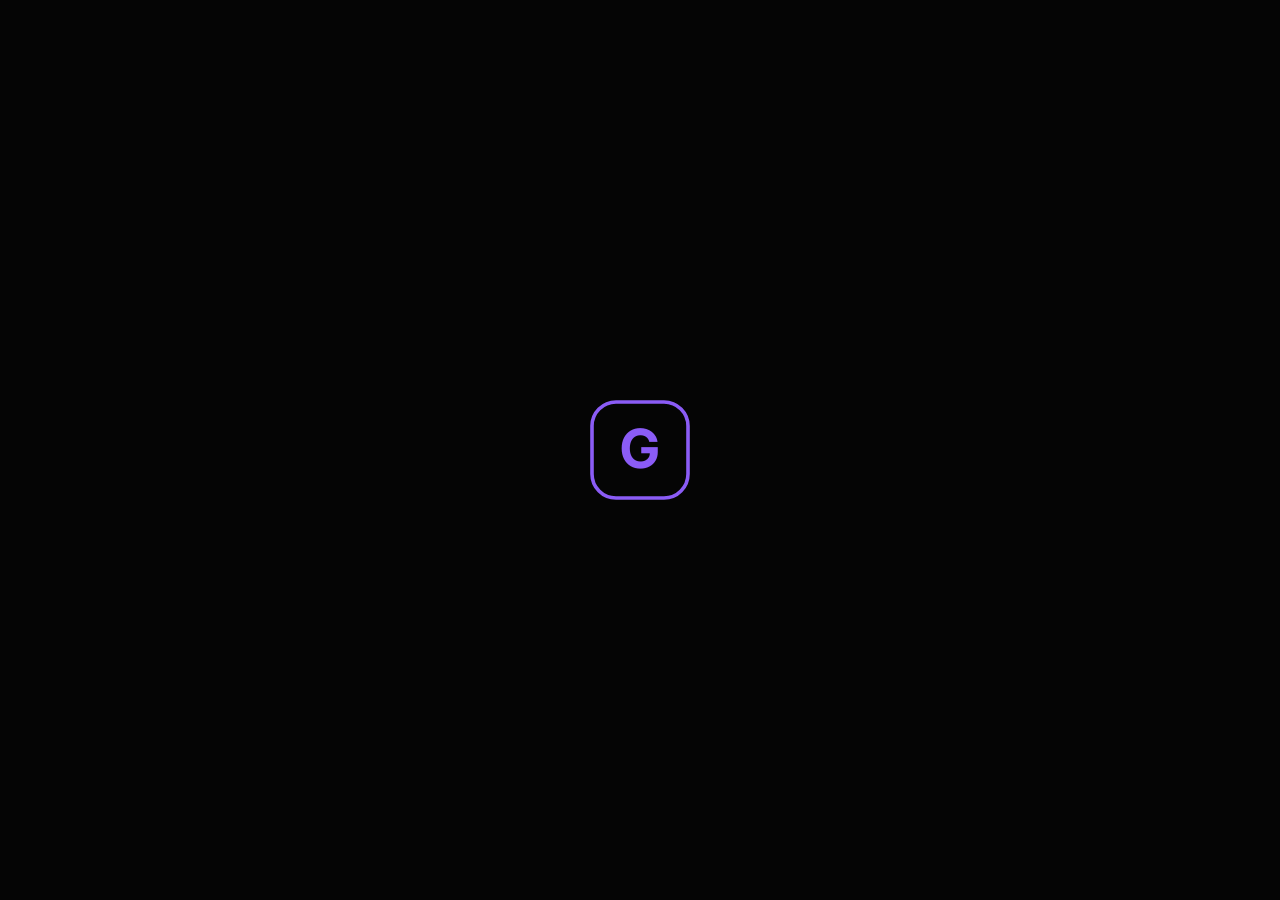
<file: germandev-web/Sub-Web/Login.html>
<!DOCTYPE html>
<html lang="es">
<head>
  <meta charset="UTF-8">
  <meta name="viewport" content="width=device-width, initial-scale=1.0">
  <meta name="description" content="Iniciar sesión en GermanDev - Accede a tu cuenta.">
  <title>Iniciar Sesión | GermanDev</title>
  
  <!-- Favicon -->
  <link rel="icon" type="image/svg+xml" href="data:image/svg+xml,<svg xmlns='http://www.w3.org/2000/svg' viewBox='0 0 100 100'><rect fill='%238B5CF6' rx='20' width='100' height='100'/><text x='50' y='65' font-size='50' text-anchor='middle' fill='white'>G</text></svg>">
  
  <!-- Fonts -->
  <link rel="preconnect" href="https://fonts.googleapis.com">
  <link rel="preconnect" href="https://fonts.gstatic.com" crossorigin>
  <link href="https://fonts.googleapis.com/css2?family=Inter:wght@400;500;600;700;800&family=JetBrains+Mono:wght@400;500&display=swap" rel="stylesheet">
  
  <!-- Font Awesome -->
  <link rel="stylesheet" href="https://cdnjs.cloudflare.com/ajax/libs/font-awesome/6.4.0/css/all.min.css">
  
  <!-- Styles -->
  <link rel="stylesheet" href="../CSS/main.css">
  <link rel="stylesheet" href="../CSS/components.css">
  <link rel="stylesheet" href="../CSS/animations.css">
  <link rel="stylesheet" href="../CSS/dashboard.css">
  <link rel="stylesheet" href="../CSS/mobile.css">
  
  <style>
    .auth-page {
      min-height: 100vh;
      display: flex;
      align-items: center;
      justify-content: center;
      padding: var(--space-8);
      padding-top: 90px;
    }
    
    .auth-container {
      width: 100%;
      max-width: 450px;
    }
    
    .auth-card {
      background: var(--bg-card);
      border: 1px solid var(--border-color);
      border-radius: var(--radius-xl);
      padding: var(--space-8);
    }
    
    .auth-header {
      text-align: center;
      margin-bottom: var(--space-8);
    }
    
    .auth-logo {
      width: 70px;
      height: 70px;
      background: var(--gradient-primary);
      border-radius: var(--radius-xl);
      display: flex;
      align-items: center;
      justify-content: center;
      font-size: var(--text-3xl);
      margin: 0 auto var(--space-5);
      box-shadow: 0 0 30px var(--primary-glow);
    }
    
    .auth-title {
      font-size: var(--text-2xl);
      font-weight: 700;
      margin-bottom: var(--space-2);
    }
    
    .auth-subtitle {
      font-size: var(--text-sm);
      color: var(--text-secondary);
    }
    
    .auth-tabs {
      display: flex;
      gap: var(--space-2);
      margin-bottom: var(--space-6);
      background: var(--bg-input);
      border-radius: var(--radius-lg);
      padding: var(--space-1);
    }
    
    .auth-tab {
      flex: 1;
      padding: var(--space-3);
      background: transparent;
      border: none;
      border-radius: var(--radius-md);
      color: var(--text-secondary);
      font-size: var(--text-sm);
      font-weight: 600;
      cursor: pointer;
      transition: all var(--transition-fast);
    }
    
    .auth-tab.active {
      background: var(--bg-card);
      color: var(--text-primary);
      box-shadow: var(--shadow-sm);
    }
    
    .auth-form {
      display: none;
    }
    
    .auth-form.active {
      display: block;
    }
    
    .form-group {
      margin-bottom: var(--space-5);
    }
    
    .form-label {
      display: block;
      font-size: var(--text-sm);
      font-weight: 500;
      margin-bottom: var(--space-2);
    }
    
    .form-label-required::after {
      content: ' *';
      color: var(--error);
    }
    
    .form-input-wrapper {
      position: relative;
    }
    
    .form-input-icon {
      position: absolute;
      left: var(--space-4);
      top: 50%;
      transform: translateY(-50%);
      color: var(--text-muted);
    }
    
    .form-input {
      width: 100%;
      padding: var(--space-3) var(--space-4);
      padding-left: var(--space-10);
      background: var(--bg-input);
      border: 1px solid var(--border-color);
      border-radius: var(--radius-lg);
      color: var(--text-primary);
      font-size: var(--text-sm);
      transition: all var(--transition-fast);
    }
    
    .form-input:focus {
      outline: none;
      border-color: var(--primary);
      box-shadow: 0 0 0 3px rgba(139, 92, 246, 0.1);
    }
    
    .form-input::placeholder {
      color: var(--text-muted);
    }
    
    .form-input-action {
      position: absolute;
      right: var(--space-3);
      top: 50%;
      transform: translateY(-50%);
      background: none;
      border: none;
      color: var(--text-muted);
      cursor: pointer;
      transition: color var(--transition-fast);
    }
    
    .form-input-action:hover {
      color: var(--primary);
    }
    
    .form-options {
      display: flex;
      justify-content: space-between;
      align-items: center;
      margin-bottom: var(--space-5);
    }
    
    .form-check {
      display: flex;
      align-items: center;
      gap: var(--space-2);
      cursor: pointer;
    }
    
    .form-check-input {
      width: 18px;
      height: 18px;
      accent-color: var(--primary);
    }
    
    .form-check-label {
      font-size: var(--text-sm);
      color: var(--text-secondary);
    }
    
    .form-link {
      font-size: var(--text-sm);
      color: var(--primary);
      text-decoration: none;
    }
    
    .form-link:hover {
      text-decoration: underline;
    }
    
    .btn-submit {
      width: 100%;
      padding: var(--space-4);
      font-size: var(--text-base);
    }
    
    .auth-divider {
      display: flex;
      align-items: center;
      gap: var(--space-4);
      margin: var(--space-6) 0;
      color: var(--text-muted);
      font-size: var(--text-sm);
    }
    
    .auth-divider::before,
    .auth-divider::after {
      content: '';
      flex: 1;
      height: 1px;
      background: var(--border-color);
    }
    
    .social-login {
      display: grid;
      grid-template-columns: 1fr 1fr;
      gap: var(--space-3);
    }
    
    .btn-social {
      display: flex;
      align-items: center;
      justify-content: center;
      gap: var(--space-2);
      padding: var(--space-3);
      background: var(--bg-input);
      border: 1px solid var(--border-color);
      border-radius: var(--radius-lg);
      color: var(--text-primary);
      font-size: var(--text-sm);
      font-weight: 500;
      cursor: pointer;
      transition: all var(--transition-fast);
    }
    
    .btn-social:hover {
      border-color: var(--primary);
      background: rgba(139, 92, 246, 0.1);
    }
    
    .btn-social.discord {
      color: #5865F2;
    }
    
    .btn-social.google {
      color: #EA4335;
    }
    
    .password-strength {
      margin-top: var(--space-3);
    }
    
    .password-strength-bar {
      height: 4px;
      background: var(--bg-input);
      border-radius: var(--radius-full);
      overflow: hidden;
    }
    
    .password-strength-fill {
      height: 100%;
      border-radius: var(--radius-full);
      transition: all var(--transition-base);
      width: 0;
    }
    
    .password-strength-fill.weak {
      width: 33%;
      background: var(--error);
    }
    
    .password-strength-fill.medium {
      width: 66%;
      background: var(--warning);
    }
    
    .password-strength-fill.strong {
      width: 100%;
      background: var(--success);
    }
    
    .password-strength-text {
      font-size: var(--text-xs);
      margin-top: var(--space-2);
    }
    
    .password-requirements {
      margin-top: var(--space-3);
      padding: var(--space-3);
      background: var(--bg-input);
      border-radius: var(--radius-md);
    }
    
    .password-requirement {
      display: flex;
      align-items: center;
      gap: var(--space-2);
      font-size: var(--text-xs);
      color: var(--text-muted);
      margin-bottom: var(--space-1);
    }
    
    .password-requirement.met {
      color: var(--success);
    }
    
    .password-requirement i {
      font-size: 10px;
    }
    
    .form-error {
      color: var(--error);
      font-size: var(--text-xs);
      margin-top: var(--space-2);
      display: none;
    }
    
    .form-error.visible {
      display: block;
    }
    
    .form-input.error {
      border-color: var(--error);
    }
  </style>
</head>
<body>
  <!-- Preloader -->
  <div class="preloader">
    <div class="preloader-logo">
      <svg viewBox="0 0 100 100">
        <rect x="10" y="10" width="80" height="80" rx="20" fill="none" stroke="#8B5CF6" stroke-width="3"/>
        <text x="50" y="65" font-size="45" text-anchor="middle" fill="#8B5CF6" font-weight="bold">G</text>
      </svg>
    </div>
  </div>
  
  <!-- Particles Canvas -->
  <canvas id="particles-canvas"></canvas>
  
  <!-- Navigation -->
  <nav class="navbar">
    <div class="navbar-container">
      <a href="../index.html" class="navbar-brand">
        <div class="brand-logo">
          <i class="fas fa-gamepad"></i>
        </div>
        <span class="brand-text">GermanDev</span>
      </a>
      
      <div class="navbar-nav">
        <a href="../index.html" class="nav-link">
          <i class="fas fa-home"></i>
          <span>Home</span>
        </a>
        <a href="Proyects.html" class="nav-link">
          <i class="fas fa-rocket"></i>
          <span>Portfolio</span>
        </a>
        <a href="Assets.html" class="nav-link">
          <i class="fas fa-box"></i>
          <span>Assets</span>
        </a>
        <a href="Services.html" class="nav-link">
          <i class="fas fa-briefcase"></i>
          <span>Servicios</span>
        </a>
      </div>
      
      <div class="navbar-actions">
        <button class="cart-btn" aria-label="Carrito">
          <i class="fas fa-shopping-cart"></i>
          <span class="cart-count" style="display: none;">0</span>
        </button>
        
        <button class="menu-toggle" aria-label="Menú">
          <span></span>
          <span></span>
          <span></span>
        </button>
      </div>
    </div>
  </nav>
  
  <!-- Mobile Menu -->
  <div class="mobile-menu-overlay">
    <div class="mobile-menu">
      <div class="mobile-menu-header">
        <a href="../index.html" class="navbar-brand">
          <div class="brand-logo">
            <i class="fas fa-gamepad"></i>
          </div>
          <span class="brand-text">GermanDev</span>
        </a>
        <button class="mobile-menu-close">
          <i class="fas fa-times"></i>
        </button>
      </div>
      <nav class="mobile-nav">
        <a href="../index.html" class="mobile-nav-link">
          <i class="fas fa-home"></i>
          <span>Home</span>
        </a>
        <a href="Proyects.html" class="mobile-nav-link">
          <i class="fas fa-rocket"></i>
          <span>Portfolio</span>
        </a>
        <a href="Assets.html" class="mobile-nav-link">
          <i class="fas fa-box"></i>
          <span>Assets</span>
        </a>
        <a href="Services.html" class="mobile-nav-link">
          <i class="fas fa-briefcase"></i>
          <span>Servicios</span>
        </a>
      </nav>
    </div>
  </div>
  
  <!-- Auth Page -->
  <main class="auth-page">
    <div class="auth-container">
      <div class="auth-card">
        <div class="auth-header">
          <div class="auth-logo">
            <i class="fas fa-gamepad"></i>
          </div>
          <h1 class="auth-title">Bienvenido</h1>
          <p class="auth-subtitle">Inicia sesión o crea una cuenta para continuar</p>
        </div>
        
        <div class="auth-tabs">
          <button class="auth-tab active" onclick="switchTab('login')">Iniciar sesión</button>
          <button class="auth-tab" onclick="switchTab('register')">Registrarse</button>
        </div>
        
        <!-- Login Form -->
        <form class="auth-form active" id="login-form" onsubmit="handleLogin(event)">
          <div class="form-group">
            <label class="form-label form-label-required">Email</label>
            <div class="form-input-wrapper">
              <i class="fas fa-envelope form-input-icon"></i>
              <input type="email" class="form-input" id="login-email" placeholder="ejemplo@correo.com" required>
            </div>
            <span class="form-error" id="login-email-error">Email inválido</span>
          </div>
          
          <div class="form-group">
            <label class="form-label form-label-required">Contraseña</label>
            <div class="form-input-wrapper">
              <i class="fas fa-lock form-input-icon"></i>
              <input type="password" class="form-input" id="login-password" placeholder="••••••••" required>
              <button type="button" class="form-input-action" onclick="togglePassword('login-password')">
                <i class="fas fa-eye"></i>
              </button>
            </div>
            <span class="form-error" id="login-password-error">Contraseña incorrecta</span>
          </div>
          
          <div class="form-options">
            <label class="form-check">
              <input type="checkbox" class="form-check-input">
              <span class="form-check-label">Recordarme</span>
            </label>
            <a href="#" class="form-link">¿Olvidaste?</a>
          </div>
          
          <button type="submit" class="btn btn-primary btn-submit">
            <i class="fas fa-sign-in-alt"></i> Iniciar sesión
          </button>
        </form>
        
        <!-- Register Form -->
        <form class="auth-form" id="register-form" onsubmit="handleRegister(event)">
          <div class="form-group">
            <label class="form-label form-label-required">Email</label>
            <div class="form-input-wrapper">
              <i class="fas fa-envelope form-input-icon"></i>
              <input type="email" class="form-input" id="register-email" placeholder="ejemplo@correo.com" required>
            </div>
            <span class="form-error" id="register-email-error">Email inválido</span>
          </div>
          
          <div class="form-group">
            <label class="form-label">Usuario de Roblox (opcional)</label>
            <div class="form-input-wrapper">
              <i class="fas fa-user form-input-icon"></i>
              <input type="text" class="form-input" id="register-roblox" placeholder="@usuario">
            </div>
          </div>
          
          <div class="form-group">
            <label class="form-label form-label-required">Contraseña</label>
            <div class="form-input-wrapper">
              <i class="fas fa-lock form-input-icon"></i>
              <input type="password" class="form-input" id="register-password" placeholder="••••••••" required oninput="checkPasswordStrength()">
              <button type="button" class="form-input-action" onclick="togglePassword('register-password')">
                <i class="fas fa-eye"></i>
              </button>
            </div>
            <div class="password-strength">
              <div class="password-strength-bar">
                <div class="password-strength-fill" id="strength-fill"></div>
              </div>
              <span class="password-strength-text" id="strength-text"></span>
            </div>
            <div class="password-requirements">
              <div class="password-requirement" id="req-length">
                <i class="fas fa-circle"></i> Mínimo 8 caracteres
              </div>
              <div class="password-requirement" id="req-upper">
                <i class="fas fa-circle"></i> Una mayúscula
              </div>
              <div class="password-requirement" id="req-lower">
                <i class="fas fa-circle"></i> Una minúscula
              </div>
              <div class="password-requirement" id="req-number">
                <i class="fas fa-circle"></i> Un número
              </div>
            </div>
          </div>
          
          <div class="form-group">
            <label class="form-label form-label-required">Confirmar contraseña</label>
            <div class="form-input-wrapper">
              <i class="fas fa-lock form-input-icon"></i>
              <input type="password" class="form-input" id="register-confirm" placeholder="••••••••" required>
              <button type="button" class="form-input-action" onclick="togglePassword('register-confirm')">
                <i class="fas fa-eye"></i>
              </button>
            </div>
            <span class="form-error" id="register-confirm-error">Las contraseñas no coinciden</span>
          </div>
          
          <div class="form-group">
            <label class="form-check">
              <input type="checkbox" class="form-check-input" id="register-terms" required>
              <span class="form-check-label">
                Acepto los <a href="#" data-modal="terms">Términos de uso</a> y la 
                <a href="#" data-modal="privacy">Política de privacidad</a> *
              </span>
            </label>
          </div>
          
          <button type="submit" class="btn btn-primary btn-submit">
            <i class="fas fa-user-plus"></i> Crear cuenta
          </button>
        </form>
        
        <div class="auth-divider">o continúa con</div>
        
        <div class="social-login">
          <button class="btn-social discord" onclick="socialLogin('discord')">
            <i class="fab fa-discord"></i> Discord
          </button>
          <button class="btn-social google" onclick="socialLogin('google')">
            <i class="fab fa-google"></i> Google
          </button>
        </div>
      </div>
    </div>
  </main>
  
  <!-- Scripts -->
  <script src="../JS/data/games.js"></script>
  <script src="../JS/data/assets.js"></script>
  <script src="../JS/data/services.js"></script>
  <script src="../JS/main.js"></script>
  
  <script>
    // Cambiar entre tabs
    function switchTab(tab) {
      document.querySelectorAll('.auth-tab').forEach(t => t.classList.remove('active'));
      document.querySelectorAll('.auth-form').forEach(f => f.classList.remove('active'));
      
      event.target.classList.add('active');
      document.getElementById(tab + '-form').classList.add('active');
    }
    
    // Toggle password visibility
    function togglePassword(inputId) {
      const input = document.getElementById(inputId);
      const button = input.nextElementSibling;
      const icon = button.querySelector('i');
      
      if (input.type === 'password') {
        input.type = 'text';
        icon.classList.remove('fa-eye');
        icon.classList.add('fa-eye-slash');
      } else {
        input.type = 'password';
        icon.classList.remove('fa-eye-slash');
        icon.classList.add('fa-eye');
      }
    }
    
    // Check password strength
    function checkPasswordStrength() {
      const password = document.getElementById('register-password').value;
      
      const hasLength = password.length >= 8;
      const hasUpper = /[A-Z]/.test(password);
      const hasLower = /[a-z]/.test(password);
      const hasNumber = /\d/.test(password);
      
      document.getElementById('req-length').classList.toggle('met', hasLength);
      document.getElementById('req-upper').classList.toggle('met', hasUpper);
      document.getElementById('req-lower').classList.toggle('met', hasLower);
      document.getElementById('req-number').classList.toggle('met', hasNumber);
      
      const fill = document.getElementById('strength-fill');
      const text = document.getElementById('strength-text');
      
      const metCount = [hasLength, hasUpper, hasLower, hasNumber].filter(Boolean).length;
      fill.className = 'password-strength-fill';
      
      if (password.length === 0) {
        text.textContent = '';
      } else if (metCount <= 2) {
        fill.classList.add('weak');
        text.textContent = 'Contraseña débil';
        text.style.color = 'var(--error)';
      } else if (metCount === 3) {
        fill.classList.add('medium');
        text.textContent = 'Contraseña media';
        text.style.color = 'var(--warning)';
      } else {
        fill.classList.add('strong');
        text.textContent = 'Contraseña fuerte';
        text.style.color = 'var(--success)';
      }
    }
    
    // Validar email
    function isValidEmail(email) {
      return /^[^\s@]+@[^\s@]+\.[^\s@]+$/.test(email);
    }
    
    // Handle login
    function handleLogin(e) {
      e.preventDefault();
      
      const email = document.getElementById('login-email').value;
      const password = document.getElementById('login-password').value;
      
      if (!email || !password) {
        App.toast.error('Completa todos los campos');
        return;
      }
      
      // Simular login exitoso
      const user = {
        id: 'user_' + Date.now(),
        username: email.split('@')[0],
        email: email,
        robloxUser: null,
        createdAt: new Date().toISOString(),
        purchases: [],
        assets: [],
        settings: {
          emailNotifications: true,
          newAssetNotifications: false
        }
      };
      
      localStorage.setItem('germandev_user', JSON.stringify(user));
      App.auth.currentUser = user;
      App.auth.isAuthenticated = true;
      
      App.toast.success('¡Bienvenido de vuelta!');
      
      setTimeout(() => {
        const params = new URLSearchParams(window.location.search);
        const redirect = params.get('redirect');
        
        // Fix: Si el redirect contiene Sub-Web/Sub-Web, corregirlo
        if (redirect && redirect.includes('Sub-Web/Sub-Web')) {
          window.location.href = redirect.replace('Sub-Web/Sub-Web/', 'Sub-Web/');
        } else if (redirect) {
          window.location.href = redirect;
        } else {
          window.location.href = 'Dashboard.html';
        }
      }, 1000);
    }
    
    // Handle register
    function handleRegister(e) {
      e.preventDefault();
      
      const email = document.getElementById('register-email').value;
      const robloxUser = document.getElementById('register-roblox').value;
      const password = document.getElementById('register-password').value;
      const confirm = document.getElementById('register-confirm').value;
      const terms = document.getElementById('register-terms').checked;
      
      if (!email || !password || !confirm) {
        App.toast.error('Completa todos los campos requeridos');
        return;
      }
      
      if (!isValidEmail(email)) {
        document.getElementById('register-email').classList.add('error');
        document.getElementById('register-email-error').classList.add('visible');
        return;
      }
      
      const hasLength = password.length >= 8;
      const hasUpper = /[A-Z]/.test(password);
      const hasLower = /[a-z]/.test(password);
      const hasNumber = /\d/.test(password);
      
      if (!hasLength || !hasUpper || !hasLower || !hasNumber) {
        App.toast.error('La contraseña no cumple los requisitos');
        return;
      }
      
      if (password !== confirm) {
        document.getElementById('register-confirm').classList.add('error');
        document.getElementById('register-confirm-error').classList.add('visible');
        return;
      }
      
      if (!terms) {
        App.toast.error('Debes aceptar los términos y condiciones');
        return;
      }
      
      // Crear cuenta
      const user = {
        id: 'user_' + Date.now(),
        username: email.split('@')[0],
        email: email,
        robloxUser: robloxUser || null,
        createdAt: new Date().toISOString(),
        purchases: [],
        assets: [],
        settings: {
          emailNotifications: true,
          newAssetNotifications: false
        }
      };
      
      localStorage.setItem('germandev_user', JSON.stringify(user));
      App.auth.currentUser = user;
      App.auth.isAuthenticated = true;
      
      App.toast.success('¡Cuenta creada exitosamente!');
      
      setTimeout(() => {
        window.location.href = 'Dashboard.html';
      }, 1500);
    }
    
    // Social login
    function socialLogin(provider) {
      App.toast.info(`Iniciando sesión con ${provider}...`);
      
      setTimeout(() => {
        const user = {
          id: 'user_' + Date.now(),
          username: `User${Math.floor(Math.random() * 10000)}`,
          email: `user_${Date.now()}@${provider}.com`,
          robloxUser: null,
          createdAt: new Date().toISOString(),
          purchases: [],
          assets: [],
          settings: {
            emailNotifications: true,
            newAssetNotifications: false
          }
        };
        
        localStorage.setItem('germandev_user', JSON.stringify(user));
        App.auth.currentUser = user;
        App.auth.isAuthenticated = true;
        
        App.toast.success('¡Inicio de sesión exitoso!');
        setTimeout(() => {
          window.location.href = 'Dashboard.html';
        }, 1000);
      }, 1500);
    }
    
    // Limpiar errores al escribir
    document.querySelectorAll('.form-input').forEach(input => {
      input.addEventListener('input', () => {
        input.classList.remove('error');
        const error = document.getElementById(input.id + '-error');
        if (error) error.classList.remove('visible');
      });
    });
  </script>
</body>
</html>
</file>
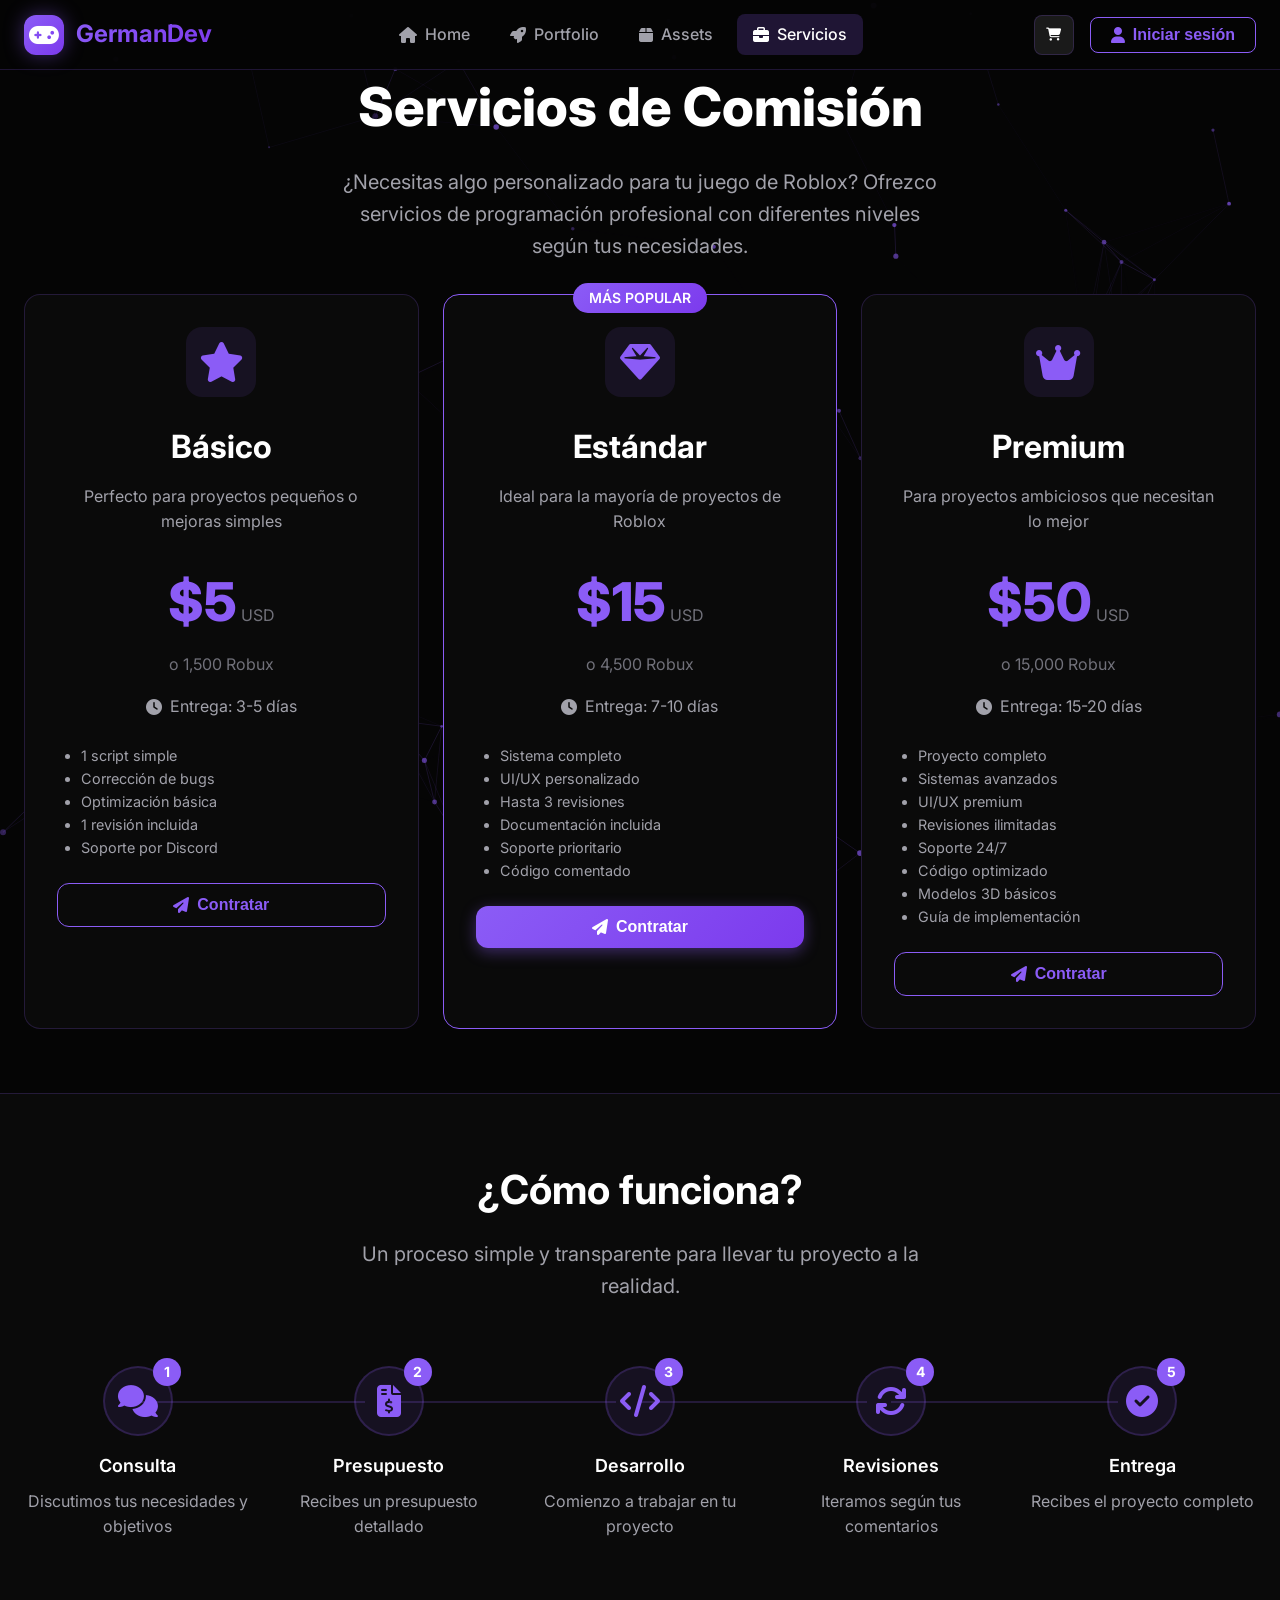
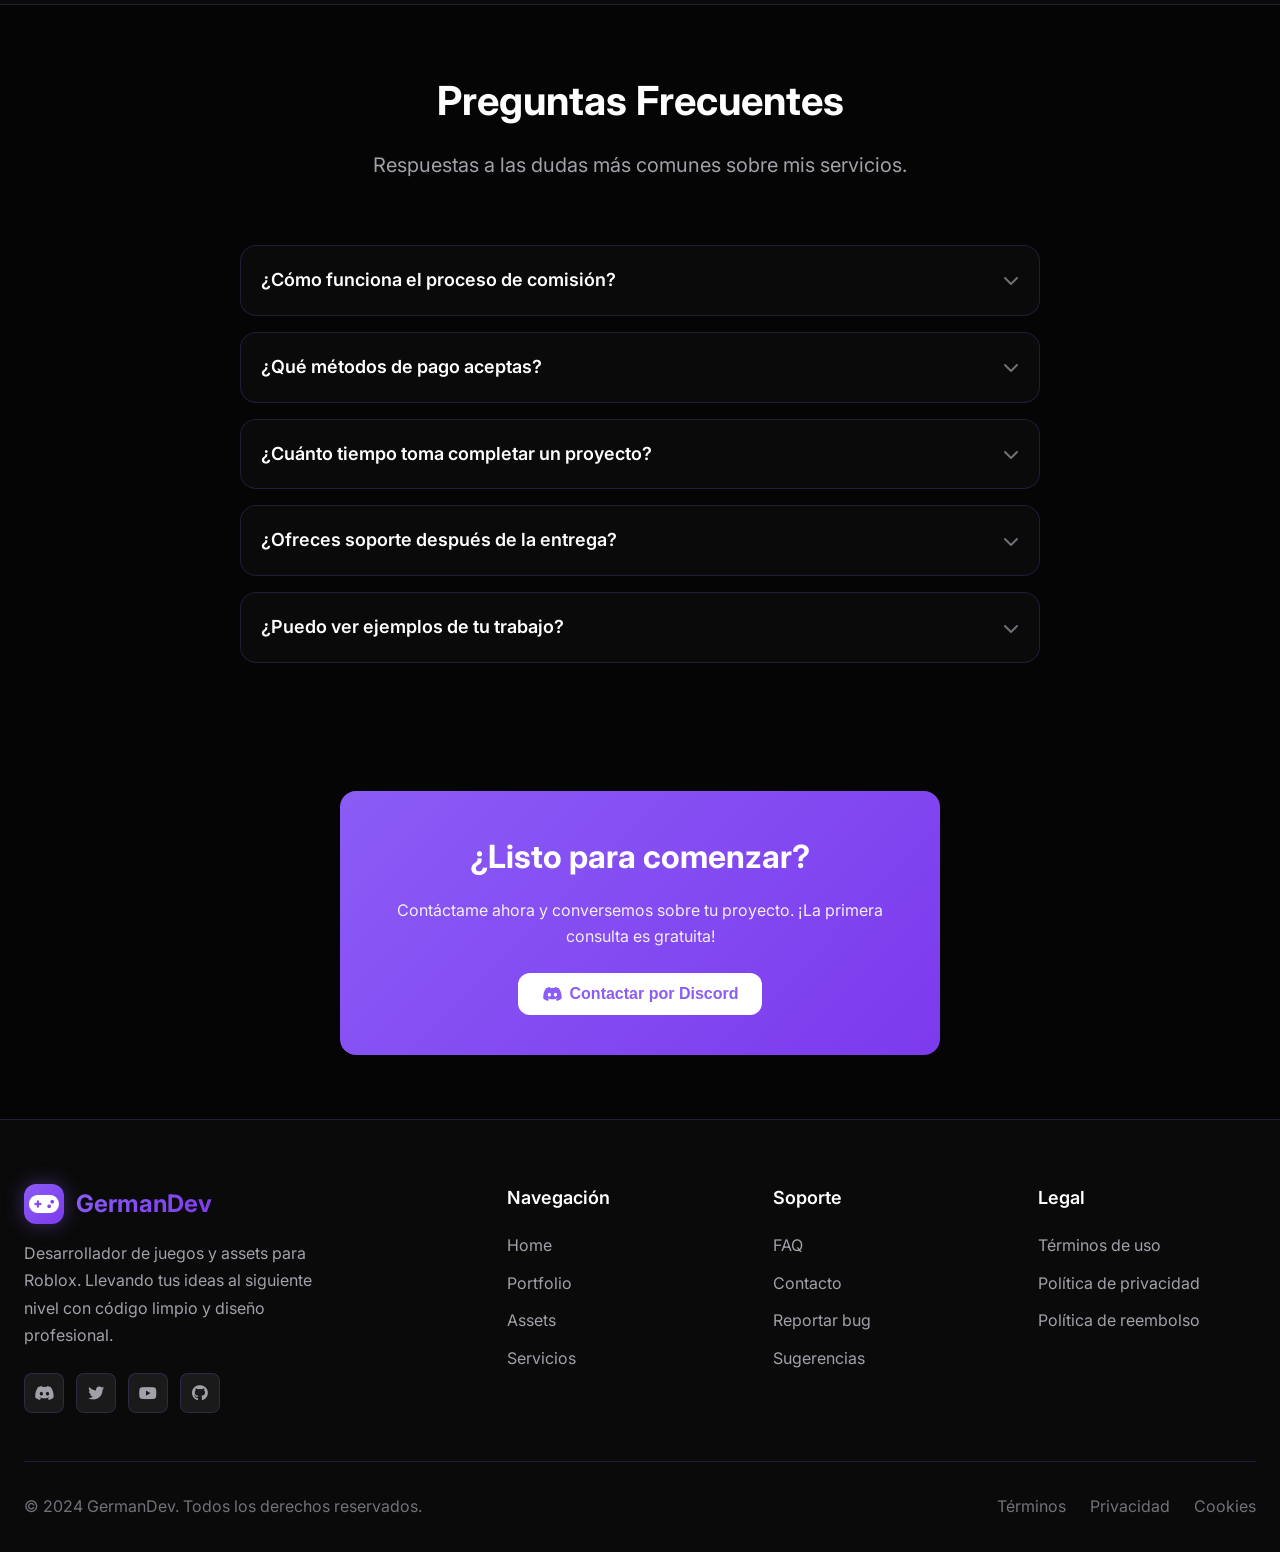
<file: germandev-web/Sub-Web/Services.html>
<!DOCTYPE html>
<html lang="es">
<head>
  <meta charset="UTF-8">
  <meta name="viewport" content="width=device-width, initial-scale=1.0">
  <meta name="description" content="Servicios de comisión para Roblox - Desarrollo profesional de scripts, sistemas y juegos.">
  <title>Servicios de Comisión | GermanDev</title>
  
  <link rel="icon" type="image/svg+xml" href="data:image/svg+xml,<svg xmlns='http://www.w3.org/2000/svg' viewBox='0 0 100 100'><rect fill='%238B5CF6' rx='20' width='100' height='100'/><text x='50' y='65' font-size='50' text-anchor='middle' fill='white'>G</text></svg>">
  
  <link rel="preconnect" href="https://fonts.googleapis.com">
  <link rel="preconnect" href="https://fonts.gstatic.com" crossorigin>
  <link href="https://fonts.googleapis.com/css2?family=Inter:wght@400;500;600;700;800&family=JetBrains+Mono:wght@400;500&display=swap" rel="stylesheet">
  
  <link rel="stylesheet" href="https://cdnjs.cloudflare.com/ajax/libs/font-awesome/6.4.0/css/all.min.css">
  
  <link rel="stylesheet" href="../CSS/main.css">
  <link rel="stylesheet" href="../CSS/components.css">
  <link rel="stylesheet" href="../CSS/animations.css">
  <link rel="stylesheet" href="../CSS/dashboard.css">
  <link rel="stylesheet" href="../CSS/mobile.css">
  
  <style>
    .services-header { text-align: center; padding: var(--space-16) 0 var(--space-8); }
    .services-title { font-size: var(--text-4xl); font-weight: 800; margin-bottom: var(--space-4); }
    .services-description { font-size: var(--text-lg); color: var(--text-secondary); max-width: 600px; margin: 0 auto; }
    .pricing-grid { display: grid; grid-template-columns: repeat(3, 1fr); gap: var(--space-6); padding-bottom: var(--space-16); }
    .pricing-card { background: var(--bg-card); border: 1px solid var(--border-color); border-radius: var(--radius-xl); padding: var(--space-8); text-align: center; transition: all var(--transition-base); position: relative; }
    .pricing-card:hover { border-color: var(--border-color-hover); transform: translateY(-5px); box-shadow: var(--shadow-card); }
    .pricing-card.featured { border-color: var(--primary); transform: scale(1.05); }
    .pricing-card.featured:hover { transform: scale(1.05) translateY(-5px); }
    .pricing-badge { position: absolute; top: -12px; left: 50%; transform: translateX(-50%); padding: var(--space-1) var(--space-4); background: var(--gradient-primary); border-radius: var(--radius-full); font-size: var(--text-xs); font-weight: 600; text-transform: uppercase; color: white; }
    .pricing-icon { width: 70px; height: 70px; background: rgba(139, 92, 246, 0.1); border-radius: var(--radius-xl); display: flex; align-items: center; justify-content: center; font-size: var(--text-3xl); margin: 0 auto var(--space-6); color: var(--primary); }
    .pricing-name { font-size: var(--text-2xl); font-weight: 700; margin-bottom: var(--space-3); }
    .pricing-description { font-size: var(--text-sm); color: var(--text-secondary); margin-bottom: var(--space-6); min-height: 40px; }
    .pricing-price { margin-bottom: var(--space-2); }
    .pricing-amount { font-size: var(--text-4xl); font-weight: 800; color: var(--primary); }
    .pricing-currency { font-size: var(--text-sm); color: var(--text-muted); }
    .pricing-alt { font-size: var(--text-sm); color: var(--text-muted); margin-bottom: var(--space-4); }
    .pricing-delivery { display: flex; align-items: center; justify-content: center; gap: var(--space-2); font-size: var(--text-sm); color: var(--text-secondary); margin-bottom: var(--space-6); }
    .pricing-btn { width: 100%; padding: var(--space-3); }
    .workflow-section { padding: var(--space-16) 0; background: var(--bg-card); border-top: 1px solid var(--border-color); border-bottom: 1px solid var(--border-color); }
    .workflow-grid { display: grid; grid-template-columns: repeat(5, 1fr); gap: var(--space-6); margin-top: var(--space-10); }
    .workflow-step { text-align: center; position: relative; }
    .workflow-step:not(:last-child)::after { content: ''; position: absolute; top: 35px; right: -50%; width: 100%; height: 2px; background: var(--border-color); }
    .workflow-icon { width: 70px; height: 70px; background: rgba(139, 92, 246, 0.1); border: 2px solid var(--border-color); border-radius: 50%; display: flex; align-items: center; justify-content: center; font-size: var(--text-2xl); margin: 0 auto var(--space-4); position: relative; z-index: 1; color: var(--primary); }
    .workflow-number { position: absolute; top: -10px; right: -10px; width: 28px; height: 28px; background: var(--primary); border-radius: 50%; display: flex; align-items: center; justify-content: center; font-size: var(--text-xs); font-weight: 700; color: white; }
    .workflow-title { font-size: var(--text-base); font-weight: 600; margin-bottom: var(--space-2); }
    .workflow-description { font-size: var(--text-sm); color: var(--text-secondary); }
    .faq-section { padding: var(--space-16) 0; }
    .faq-grid { display: grid; gap: var(--space-4); max-width: 800px; margin: var(--space-10) auto 0; }
    .faq-item { background: var(--bg-card); border: 1px solid var(--border-color); border-radius: var(--radius-xl); overflow: hidden; }
    .faq-question { display: flex; justify-content: space-between; align-items: center; padding: var(--space-5); cursor: pointer; transition: background var(--transition-fast); }
    .faq-question:hover { background: rgba(139, 92, 246, 0.05); }
    .faq-question-text { font-size: var(--text-base); font-weight: 600; }
    .faq-icon { transition: transform var(--transition-fast); color: var(--text-muted); }
    .faq-item.active .faq-icon { transform: rotate(180deg); }
    .faq-answer { max-height: 0; overflow: hidden; transition: max-height var(--transition-base); }
    .faq-item.active .faq-answer { max-height: 500px; }
    .faq-answer-content { padding: 0 var(--space-5) var(--space-5); color: var(--text-secondary); font-size: var(--text-sm); line-height: 1.7; }
    .cta-section { padding: var(--space-16) 0; text-align: center; }
    .cta-box { background: var(--gradient-primary); border-radius: var(--radius-xl); padding: var(--space-10); max-width: 600px; margin: 0 auto; }
    .cta-title { font-size: var(--text-2xl); font-weight: 700; margin-bottom: var(--space-4); }
    .cta-description { margin-bottom: var(--space-6); opacity: 0.9; }
    .cta-btn { background: white; color: var(--primary); }
    .cta-btn:hover { background: var(--bg-card); }
    
    @media (max-width: 1024px) {
      .pricing-grid { grid-template-columns: 1fr; }
      .pricing-card.featured { transform: none; order: -1; }
      .workflow-grid { grid-template-columns: repeat(3, 1fr); }
      .workflow-step:nth-child(3)::after { display: none; }
    }
    
    @media (max-width: 768px) {
      .workflow-grid { grid-template-columns: repeat(2, 1fr); }
      .workflow-step::after { display: none !important; }
    }
  </style>
</head>
<body>
  <div class="preloader">
    <div class="preloader-logo">
      <svg viewBox="0 0 100 100">
        <rect x="10" y="10" width="80" height="80" rx="20" fill="none" stroke="#8B5CF6" stroke-width="3"/>
        <text x="50" y="65" font-size="45" text-anchor="middle" fill="#8B5CF6" font-weight="bold">G</text>
      </svg>
    </div>
  </div>
  
  <canvas id="particles-canvas"></canvas>
  
  <nav class="navbar">
    <div class="navbar-container">
      <a href="../index.html" class="navbar-brand">
        <div class="brand-logo"><i class="fas fa-gamepad"></i></div>
        <span class="brand-text">GermanDev</span>
      </a>
      
      <div class="navbar-nav">
        <a href="../index.html" class="nav-link"><i class="fas fa-home"></i><span>Home</span></a>
        <a href="Proyects.html" class="nav-link"><i class="fas fa-rocket"></i><span>Portfolio</span></a>
        <a href="Assets.html" class="nav-link"><i class="fas fa-box"></i><span>Assets</span></a>
        <a href="Services.html" class="nav-link active"><i class="fas fa-briefcase"></i><span>Servicios</span></a>
      </div>
      
      <div class="navbar-actions">
        <button class="cart-btn" aria-label="Carrito">
          <i class="fas fa-shopping-cart"></i>
          <span class="cart-count" style="display: none;">0</span>
        </button>
        <button class="auth-btn" id="auth-btn" onclick="goToAuth()">
          <i class="fas fa-user"></i>
          <span id="auth-text">Iniciar sesión</span>
        </button>
        <div class="user-avatar" id="user-avatar" style="display: none;"></div>
        <button class="menu-toggle" aria-label="Menú">
          <span></span><span></span><span></span>
        </button>
      </div>
    </div>
  </nav>
  
  <div class="mobile-menu-overlay">
    <div class="mobile-menu">
      <div class="mobile-menu-header">
        <a href="../index.html" class="navbar-brand">
          <div class="brand-logo"><i class="fas fa-gamepad"></i></div>
          <span class="brand-text">GermanDev</span>
        </a>
        <button class="mobile-menu-close"><i class="fas fa-times"></i></button>
      </div>
      <nav class="mobile-nav">
        <a href="../index.html" class="mobile-nav-link"><i class="fas fa-home"></i><span>Home</span></a>
        <a href="Proyects.html" class="mobile-nav-link"><i class="fas fa-rocket"></i><span>Portfolio</span></a>
        <a href="Assets.html" class="mobile-nav-link"><i class="fas fa-box"></i><span>Assets</span></a>
        <a href="Services.html" class="mobile-nav-link active"><i class="fas fa-briefcase"></i><span>Servicios</span></a>
      </nav>
    </div>
  </div>
  
  <div class="cart-overlay" style="position: fixed; top: 0; left: 0; right: 0; bottom: 0; background: rgba(0,0,0,0.5); z-index: 299; opacity: 0; visibility: hidden; transition: all 0.3s;"></div>
  <div class="cart-sidebar">
    <div class="cart-header">
      <h3 class="cart-title"><i class="fas fa-shopping-cart"></i> Tu Carrito</h3>
      <button class="cart-close"><i class="fas fa-times"></i></button>
    </div>
    <div class="cart-items"></div>
    <div class="cart-footer">
      <div class="cart-total">
        <span class="cart-total-label">Total:</span>
        <span class="cart-total-value">$0.00</span>
      </div>
      <button class="btn btn-primary cart-checkout">
        <i class="fas fa-credit-card"></i> Proceder al pago
      </button>
    </div>
  </div>
  
  <main class="main-wrapper">
    <div class="container">
      <div class="services-header">
        <h1 class="services-title">Servicios de Comisión</h1>
        <p class="services-description">
          ¿Necesitas algo personalizado para tu juego de Roblox? Ofrezco servicios de programación 
          profesional con diferentes niveles según tus necesidades.
        </p>
      </div>
      
      <div class="pricing-grid" id="pricing-container">
        
        <div class="pricing-card" style="animation: fadeInUp 0.5s ease 0s both;">
          <div class="pricing-icon"><i class="fas fa-star"></i></div>
          <h3 class="pricing-name">Básico</h3>
          <p class="pricing-description">Perfecto para proyectos pequeños o mejoras simples</p>
          <div class="pricing-price">
            <span class="pricing-amount">$5</span>
            <span class="pricing-currency">USD</span>
          </div>
          <p class="pricing-alt">o 1,500 Robux</p>
          <div class="pricing-delivery">
            <i class="fas fa-clock"></i>
            <span>Entrega: 3-5 días</span>
          </div>
          <ul style="text-align: left; margin-bottom: 1.5rem; color: var(--text-secondary); font-size: 0.9rem; padding-left: 1.5rem;">
            <li>1 script simple</li>
            <li>Corrección de bugs</li>
            <li>Optimización básica</li>
            <li>1 revisión incluida</li>
            <li>Soporte por Discord</li>
          </ul>
          <button class="btn btn-outline pricing-btn" onclick="hireManualService('Básico', '5.00')">
            <i class="fas fa-paper-plane"></i> Contratar
          </button>
        </div>

        <div class="pricing-card featured" style="animation: fadeInUp 0.5s ease 0.1s both;">
          <span class="pricing-badge">Más Popular</span>
          <div class="pricing-icon"><i class="fas fa-gem"></i></div>
          <h3 class="pricing-name">Estándar</h3>
          <p class="pricing-description">Ideal para la mayoría de proyectos de Roblox</p>
          <div class="pricing-price">
            <span class="pricing-amount">$15</span>
            <span class="pricing-currency">USD</span>
          </div>
          <p class="pricing-alt">o 4,500 Robux</p>
          <div class="pricing-delivery">
            <i class="fas fa-clock"></i>
            <span>Entrega: 7-10 días</span>
          </div>
          <ul style="text-align: left; margin-bottom: 1.5rem; color: var(--text-secondary); font-size: 0.9rem; padding-left: 1.5rem;">
            <li>Sistema completo</li>
            <li>UI/UX personalizado</li>
            <li>Hasta 3 revisiones</li>
            <li>Documentación incluida</li>
            <li>Soporte prioritario</li>
            <li>Código comentado</li>
          </ul>
          <button class="btn btn-primary pricing-btn" onclick="hireManualService('Estándar', '15.00')">
            <i class="fas fa-paper-plane"></i> Contratar
          </button>
        </div>

        <div class="pricing-card" style="animation: fadeInUp 0.5s ease 0.2s both;">
          <div class="pricing-icon"><i class="fas fa-crown"></i></div>
          <h3 class="pricing-name">Premium</h3>
          <p class="pricing-description">Para proyectos ambiciosos que necesitan lo mejor</p>
          <div class="pricing-price">
            <span class="pricing-amount">$50</span>
            <span class="pricing-currency">USD</span>
          </div>
          <p class="pricing-alt">o 15,000 Robux</p>
          <div class="pricing-delivery">
            <i class="fas fa-clock"></i>
            <span>Entrega: 15-20 días</span>
          </div>
          <ul style="text-align: left; margin-bottom: 1.5rem; color: var(--text-secondary); font-size: 0.9rem; padding-left: 1.5rem;">
            <li>Proyecto completo</li>
            <li>Sistemas avanzados</li>
            <li>UI/UX premium</li>
            <li>Revisiones ilimitadas</li>
            <li>Soporte 24/7</li>
            <li>Código optimizado</li>
            <li>Modelos 3D básicos</li>
            <li>Guía de implementación</li>
          </ul>
          <button class="btn btn-outline pricing-btn" onclick="hireManualService('Premium', '50.00')">
            <i class="fas fa-paper-plane"></i> Contratar
          </button>
        </div>

      </div>
    </div>
    
    <section class="workflow-section">
      <div class="container">
        <div class="section-header">
          <h2 class="section-title">¿Cómo funciona?</h2>
          <p class="section-subtitle">
            Un proceso simple y transparente para llevar tu proyecto a la realidad.
          </p>
        </div>
        
        <div class="workflow-grid" id="workflow-container">
          
          <div class="workflow-step" style="animation: fadeInUp 0.5s ease 0s both;">
            <div class="workflow-icon">
              <span class="workflow-number">1</span>
              <i class="fas fa-comments"></i>
            </div>
            <h4 class="workflow-title">Consulta</h4>
            <p class="workflow-description">Discutimos tus necesidades y objetivos</p>
          </div>
          
          <div class="workflow-step" style="animation: fadeInUp 0.5s ease 0.1s both;">
            <div class="workflow-icon">
              <span class="workflow-number">2</span>
              <i class="fas fa-file-invoice-dollar"></i>
            </div>
            <h4 class="workflow-title">Presupuesto</h4>
            <p class="workflow-description">Recibes un presupuesto detallado</p>
          </div>
          
          <div class="workflow-step" style="animation: fadeInUp 0.5s ease 0.2s both;">
            <div class="workflow-icon">
              <span class="workflow-number">3</span>
              <i class="fas fa-code"></i>
            </div>
            <h4 class="workflow-title">Desarrollo</h4>
            <p class="workflow-description">Comienzo a trabajar en tu proyecto</p>
          </div>

          <div class="workflow-step" style="animation: fadeInUp 0.5s ease 0.3s both;">
            <div class="workflow-icon">
              <span class="workflow-number">4</span>
              <i class="fas fa-sync"></i>
            </div>
            <h4 class="workflow-title">Revisiones</h4>
            <p class="workflow-description">Iteramos según tus comentarios</p>
          </div>

          <div class="workflow-step" style="animation: fadeInUp 0.5s ease 0.4s both;">
            <div class="workflow-icon">
              <span class="workflow-number">5</span>
              <i class="fas fa-check-circle"></i>
            </div>
            <h4 class="workflow-title">Entrega</h4>
            <p class="workflow-description">Recibes el proyecto completo</p>
          </div>

        </div>
      </div>
    </section>
    
    <section class="faq-section">
      <div class="container">
        <div class="section-header">
          <h2 class="section-title">Preguntas Frecuentes</h2>
          <p class="section-subtitle">
            Respuestas a las dudas más comunes sobre mis servicios.
          </p>
        </div>
        
        <div class="faq-grid" id="faq-container">
          
          <div class="faq-item">
            <div class="faq-question" onclick="toggleFAQ(0)">
              <span class="faq-question-text">¿Cómo funciona el proceso de comisión?</span>
              <i class="fas fa-chevron-down faq-icon"></i>
            </div>
            <div class="faq-answer">
              <div class="faq-answer-content">Primero me contactas con los detalles de tu proyecto. Evalúo el alcance y te envío un presupuesto. Una vez aceptado, comienzo el desarrollo con actualizaciones regulares.</div>
            </div>
          </div>

          <div class="faq-item">
            <div class="faq-question" onclick="toggleFAQ(1)">
              <span class="faq-question-text">¿Qué métodos de pago aceptas?</span>
              <i class="fas fa-chevron-down faq-icon"></i>
            </div>
            <div class="faq-answer">
              <div class="faq-answer-content">Acepto PayPal, transferencia bancaria y Robux. Para proyectos grandes, podemos dividir el pago en milestones.</div>
            </div>
          </div>

          <div class="faq-item">
            <div class="faq-question" onclick="toggleFAQ(2)">
              <span class="faq-question-text">¿Cuánto tiempo toma completar un proyecto?</span>
              <i class="fas fa-chevron-down faq-icon"></i>
            </div>
            <div class="faq-answer">
              <div class="faq-answer-content">Depende de la complejidad. Un script simple puede tomar 2-3 días, mientras que un proyecto completo puede tomar 2-3 semanas.</div>
            </div>
          </div>

          <div class="faq-item">
            <div class="faq-question" onclick="toggleFAQ(3)">
              <span class="faq-question-text">¿Ofreces soporte después de la entrega?</span>
              <i class="fas fa-chevron-down faq-icon"></i>
            </div>
            <div class="faq-answer">
              <div class="faq-answer-content">Sí, ofrezco soporte gratuito por 30 días después de la entrega para corregir cualquier bug o problema.</div>
            </div>
          </div>
          
          <div class="faq-item">
            <div class="faq-question" onclick="toggleFAQ(4)">
              <span class="faq-question-text">¿Puedo ver ejemplos de tu trabajo?</span>
              <i class="fas fa-chevron-down faq-icon"></i>
            </div>
            <div class="faq-answer">
              <div class="faq-answer-content">¡Por supuesto! Visita la sección de Portfolio para ver mis proyectos publicados o contáctame para ver demos privadas.</div>
            </div>
          </div>

        </div>
      </div>
    </section>
    
    <section class="cta-section">
      <div class="container">
        <div class="cta-box">
          <h2 class="cta-title">¿Listo para comenzar?</h2>
          <p class="cta-description">
            Contáctame ahora y conversemos sobre tu proyecto. ¡La primera consulta es gratuita!
          </p>
          <button class="btn cta-btn" onclick="copyDiscord()">
            <i class="fab fa-discord"></i> Contactar por Discord
          </button>
        </div>
      </div>
    </section>
  </main>
  
  <footer class="footer">
    <div class="container">
      <div class="footer-grid">
        <div class="footer-brand">
          <div class="footer-logo">
            <div class="brand-logo"><i class="fas fa-gamepad"></i></div>
            <span class="brand-text">GermanDev</span>
          </div>
          <p class="footer-description">
            Desarrollador de juegos y assets para Roblox. Llevando tus ideas al 
            siguiente nivel con código limpio y diseño profesional.
          </p>
          <div class="footer-social">
            <a href="#" class="social-link" data-copy="GermanDev#1234"><i class="fab fa-discord"></i></a>
            <a href="#" class="social-link"><i class="fab fa-twitter"></i></a>
            <a href="#" class="social-link"><i class="fab fa-youtube"></i></a>
            <a href="#" class="social-link"><i class="fab fa-github"></i></a>
          </div>
        </div>
        
        <div class="footer-nav">
          <h4 class="footer-title">Navegación</h4>
          <ul class="footer-links">
            <li><a href="../index.html">Home</a></li>
            <li><a href="Proyects.html">Portfolio</a></li>
            <li><a href="Assets.html">Assets</a></li>
            <li><a href="Services.html">Servicios</a></li>
          </ul>
        </div>
        
        <div class="footer-nav">
          <h4 class="footer-title">Soporte</h4>
          <ul class="footer-links">
            <li><a href="#">FAQ</a></li>
            <li><a href="#" data-copy="contact@germandev.com">Contacto</a></li>
            <li><a href="#">Reportar bug</a></li>
            <li><a href="#">Sugerencias</a></li>
          </ul>
        </div>
        
        <div class="footer-nav">
          <h4 class="footer-title">Legal</h4>
          <ul class="footer-links">
            <li><a href="#" data-modal="terms">Términos de uso</a></li>
            <li><a href="#" data-modal="privacy">Política de privacidad</a></li>
            <li><a href="#" data-modal="refunds">Política de reembolso</a></li>
          </ul>
        </div>
      </div>
      
      <div class="footer-bottom">
        <p class="footer-copyright">&copy; 2024 GermanDev. Todos los derechos reservados.</p>
        <div class="footer-legal">
          <a href="#" data-modal="terms">Términos</a>
          <a href="#" data-modal="privacy">Privacidad</a>
          <a href="#" data-modal="refunds">Cookies</a>
        </div>
      </div>
    </div>
  </footer>
  
  <script src="../JS/main.js"></script>
  
  <script>
    // Función para ir a login o dashboard
    function goToAuth() {
      if (typeof App !== 'undefined' && App.auth && App.auth.isAuthenticated) {
        window.location.href = 'Dashboard.html';
      } else {
        window.location.href = 'Login.html';
      }
    }
    
    // Actualizar UI del botón de auth
    function updateAuthButton() {
      const authBtn = document.getElementById('auth-btn');
      const authText = document.getElementById('auth-text');
      const userAvatar = document.getElementById('user-avatar');
      
      if (typeof App !== 'undefined' && App.auth && App.auth.isAuthenticated && App.auth.currentUser) {
        if (authBtn) authBtn.style.display = 'none';
        if (userAvatar) {
          userAvatar.style.display = 'flex';
          userAvatar.textContent = App.auth.currentUser.username.charAt(0).toUpperCase();
          userAvatar.onclick = () => window.location.href = 'Dashboard.html';
        }
      } else {
        if (authBtn) {
          authBtn.style.display = 'flex';
          authText.textContent = 'Iniciar sesión';
        }
        if (userAvatar) userAvatar.style.display = 'none';
      }
    }
    
    // Copiar Discord
    function copyDiscord() {
      if (typeof Utils !== 'undefined' && Utils.copyToClipboard) {
        Utils.copyToClipboard('GermanDev#1234').then(() => {
          App.toast.success('Discord copiado al portapapeles');
        });
      } else {
        navigator.clipboard.writeText('GermanDev#1234');
        alert('Discord copiado: GermanDev#1234');
      }
    }

    // Toggle FAQ
    function toggleFAQ(index) {
      const items = document.querySelectorAll('.faq-item');
      const item = items[index];
      const isActive = item.classList.contains('active');
      
      items.forEach(i => i.classList.remove('active'));
      
      if (!isActive) {
        item.classList.add('active');
      }
    }
    
    // Contratar servicio (Versión Manual sin usar DB)
    function hireManualService(name, price) {
      if (typeof App === 'undefined' || !App.modal) {
        alert(`Contactar por el plan ${name} ($${price}). Mi discord es: GermanDev#1234`);
        return;
      }

      if (!App.auth.isAuthenticated) {
        App.toast.warning('Inicia sesión para contratar servicios');
        setTimeout(() => {
          window.location.href = 'Login.html';
        }, 1500);
        return;
      }
      
      App.modal.open(`
        <div style="text-align: center;">
          <i class="fas fa-paper-plane" style="font-size: 48px; color: var(--primary); margin-bottom: 1rem;"></i>
          <h4>Contratar Plan ${name}</h4>
          <p style="color: var(--text-secondary); margin: 1rem 0;">
            Has seleccionado el plan <strong>${name}</strong> por <strong>$${price} USD</strong>.
          </p>
          <p style="color: var(--text-muted); font-size: 0.875rem; margin-bottom: 1.5rem;">
            Contáctame por Discord para discutir los detalles de tu proyecto.
          </p>
          <button class="btn btn-primary" onclick="copyDiscord(); App.modal.close();">
            <i class="fab fa-discord"></i> Copiar Discord
          </button>
        </div>
      `, { title: 'Contratar Servicio' });
    }
    
    // Inicializar botones y estados cuando cargue la página
    document.addEventListener('DOMContentLoaded', () => {
      updateAuthButton();
    });
  </script>
</body>
</html>
</file>
<file: germandev-web/CSS/main.css>
/* ============================================
   GERMAN DEV - MAIN CSS
   Sistema de Diseño Premium - Tema Morado/Negro
   ============================================ */

/* Variables de Diseño */
:root {
  /* Colores Principales */
  --primary: #8B5CF6;
  --primary-light: #A78BFA;
  --primary-dark: #7C3AED;
  --primary-glow: rgba(139, 92, 246, 0.4);
  
  /* Colores de Fondo */
  --bg-dark: #050505;
  --bg-card: #0A0A0A;
  --bg-card-hover: #111111;
  --bg-glass: rgba(10, 10, 10, 0.8);
  --bg-input: #1A1A1A;
  
  /* Colores de Texto */
  --text-primary: #FFFFFF;
  --text-secondary: #A1A1AA;
  --text-muted: #71717A;
  
  /* Estados */
  --success: #22C55E;
  --warning: #F59E0B;
  --error: #EF4444;
  --info: #3B82F6;
  
  /* Bordes */
  --border-color: rgba(139, 92, 246, 0.2);
  --border-color-hover: rgba(139, 92, 246, 0.5);
  
  /* Sombras */
  --shadow-sm: 0 1px 2px rgba(0, 0, 0, 0.3);
  --shadow-md: 0 4px 6px rgba(0, 0, 0, 0.4);
  --shadow-lg: 0 10px 15px rgba(0, 0, 0, 0.5);
  --shadow-glow: 0 0 30px var(--primary-glow);
  --shadow-card: 0 8px 32px rgba(0, 0, 0, 0.6);
  
  /* Gradientes */
  --gradient-primary: linear-gradient(135deg, #8B5CF6 0%, #7C3AED 100%);
  --gradient-glow: linear-gradient(135deg, rgba(139, 92, 246, 0.2) 0%, transparent 100%);
  --gradient-card: linear-gradient(180deg, rgba(139, 92, 246, 0.1) 0%, transparent 100%);
  
  /* Tipografía */
  --font-sans: 'Inter', -apple-system, BlinkMacSystemFont, 'Segoe UI', Roboto, sans-serif;
  --font-mono: 'JetBrains Mono', 'Fira Code', monospace;
  
  /* Tamaños de Fuente Fluidos */
  --text-xs: clamp(0.75rem, 0.7rem + 0.25vw, 0.875rem);
  --text-sm: clamp(0.875rem, 0.8rem + 0.35vw, 1rem);
  --text-base: clamp(1rem, 0.9rem + 0.5vw, 1.125rem);
  --text-lg: clamp(1.125rem, 1rem + 0.65vw, 1.25rem);
  --text-xl: clamp(1.25rem, 1.1rem + 0.75vw, 1.5rem);
  --text-2xl: clamp(1.5rem, 1.3rem + 1vw, 2rem);
  --text-3xl: clamp(1.875rem, 1.6rem + 1.4vw, 2.5rem);
  --text-4xl: clamp(2.25rem, 1.9rem + 1.8vw, 3.5rem);
  --text-5xl: clamp(3rem, 2.5rem + 2.5vw, 5rem);
  
  /* Espaciado */
  --space-1: 0.25rem;
  --space-2: 0.5rem;
  --space-3: 0.75rem;
  --space-4: 1rem;
  --space-5: 1.25rem;
  --space-6: 1.5rem;
  --space-8: 2rem;
  --space-10: 2.5rem;
  --space-12: 3rem;
  --space-16: 4rem;
  --space-20: 5rem;
  --space-24: 6rem;
  
  /* Bordes Redondeados */
  --radius-sm: 0.375rem;
  --radius-md: 0.5rem;
  --radius-lg: 0.75rem;
  --radius-xl: 1rem;
  --radius-2xl: 1.5rem;
  --radius-full: 9999px;
  
  /* Transiciones */
  --transition-fast: 150ms ease;
  --transition-base: 250ms ease;
  --transition-slow: 350ms ease;
  --transition-bounce: 500ms cubic-bezier(0.68, -0.55, 0.265, 1.55);
  
  /* Z-Index */
  --z-dropdown: 100;
  --z-sticky: 200;
  --z-modal: 300;
  --z-tooltip: 400;
  --z-preloader: 500;
}

/* Reset y Base */
*, *::before, *::after {
  box-sizing: border-box;
  margin: 0;
  padding: 0;
}

html {
  scroll-behavior: smooth;
  font-size: 16px;
}

body {
  font-family: var(--font-sans);
  background-color: var(--bg-dark);
  color: var(--text-primary);
  line-height: 1.6;
  min-height: 100vh;
  overflow-x: hidden;
  -webkit-font-smoothing: antialiased;
  -moz-osx-font-smoothing: grayscale;
}

/* Canvas de Partículas */
#particles-canvas {
  position: fixed;
  top: 0;
  left: 0;
  width: 100%;
  height: 100%;
  z-index: 0;
  pointer-events: none;
}

/* Preloader */
.preloader {
  position: fixed;
  top: 0;
  left: 0;
  width: 100%;
  height: 100%;
  background: var(--bg-dark);
  display: flex;
  align-items: center;
  justify-content: center;
  z-index: var(--z-preloader);
  transition: opacity 0.5s ease, visibility 0.5s ease;
}

.preloader.hidden {
  opacity: 0;
  visibility: hidden;
}

.preloader-logo {
  width: 120px;
  height: 120px;
}

.preloader-logo svg {
  width: 100%;
  height: 100%;
}

.preloader-logo path {
  stroke: var(--primary);
  stroke-width: 2;
  fill: none;
  stroke-dasharray: 300;
  stroke-dashoffset: 300;
  animation: drawLogo 2s ease forwards;
}

@keyframes drawLogo {
  to {
    stroke-dashoffset: 0;
  }
}

/* Layout Principal */
.main-wrapper {
  position: relative;
  z-index: 1;
  min-height: 100vh;
}

.container {
  width: 100%;
  max-width: 1400px;
  margin: 0 auto;
  padding: 0 var(--space-6);
}

/* Navegación */
.navbar {
  position: fixed;
  top: 0;
  left: 0;
  right: 0;
  height: 70px;
  background: rgba(5, 5, 5, 0.9);
  backdrop-filter: blur(20px);
  -webkit-backdrop-filter: blur(20px);
  border-bottom: 1px solid var(--border-color);
  z-index: var(--z-sticky);
  transition: all var(--transition-base);
}

.navbar.scrolled {
  background: rgba(5, 5, 5, 0.95);
  box-shadow: var(--shadow-md);
}

.navbar-container {
  display: flex;
  align-items: center;
  justify-content: space-between;
  height: 100%;
  max-width: 1400px;
  margin: 0 auto;
  padding: 0 var(--space-6);
}

.navbar-brand {
  display: flex;
  align-items: center;
  gap: var(--space-3);
  text-decoration: none;
  color: var(--text-primary);
}

.brand-logo {
  width: 40px;
  height: 40px;
  background: var(--gradient-primary);
  border-radius: var(--radius-lg);
  display: flex;
  align-items: center;
  justify-content: center;
  font-size: var(--text-xl);
  box-shadow: 0 0 20px var(--primary-glow);
}

.brand-text {
  font-size: var(--text-xl);
  font-weight: 700;
  background: var(--gradient-primary);
  -webkit-background-clip: text;
  -webkit-text-fill-color: transparent;
  background-clip: text;
}

.navbar-nav {
  display: flex;
  align-items: center;
  gap: var(--space-2);
}

.nav-link {
  display: flex;
  align-items: center;
  gap: var(--space-2);
  padding: var(--space-2) var(--space-4);
  color: var(--text-secondary);
  text-decoration: none;
  font-size: var(--text-sm);
  font-weight: 500;
  border-radius: var(--radius-md);
  transition: all var(--transition-fast);
}

.nav-link:hover,
.nav-link.active {
  color: var(--text-primary);
  background: rgba(139, 92, 246, 0.1);
}

.nav-link.active {
  background: rgba(139, 92, 246, 0.2);
}

.navbar-actions {
  display: flex;
  align-items: center;
  gap: var(--space-4);
}

.search-box {
  position: relative;
}

.search-input {
  width: 240px;
  padding: var(--space-2) var(--space-4) var(--space-2) var(--space-10);
  background: var(--bg-input);
  border: 1px solid var(--border-color);
  border-radius: var(--radius-full);
  color: var(--text-primary);
  font-size: var(--text-sm);
  transition: all var(--transition-fast);
}

.search-input:focus {
  outline: none;
  border-color: var(--primary);
  width: 280px;
}

.search-input::placeholder {
  color: var(--text-muted);
}

.search-icon {
  position: absolute;
  left: var(--space-3);
  top: 50%;
  transform: translateY(-50%);
  color: var(--text-muted);
  font-size: var(--text-sm);
}

.cart-btn {
  position: relative;
  width: 40px;
  height: 40px;
  display: flex;
  align-items: center;
  justify-content: center;
  background: var(--bg-input);
  border: 1px solid var(--border-color);
  border-radius: var(--radius-md);
  color: var(--text-primary);
  cursor: pointer;
  transition: all var(--transition-fast);
}

.cart-btn:hover {
  border-color: var(--primary);
  transform: scale(1.05);
}

.cart-count {
  position: absolute;
  top: -5px;
  right: -5px;
  width: 20px;
  height: 20px;
  background: var(--primary);
  border-radius: var(--radius-full);
  font-size: 10px;
  font-weight: 700;
  display: flex;
  align-items: center;
  justify-content: center;
}

.auth-btn {
  display: flex;
  align-items: center;
  gap: var(--space-2);
  padding: var(--space-2) var(--space-5);
  background: transparent;
  border: 1px solid var(--primary);
  border-radius: var(--radius-md);
  color: var(--primary);
  font-size: var(--text-sm);
  font-weight: 600;
  cursor: pointer;
  transition: all var(--transition-fast);
}

.auth-btn:hover {
  background: var(--primary);
  color: white;
  box-shadow: 0 0 20px var(--primary-glow);
}

.user-avatar {
  width: 36px;
  height: 36px;
  border-radius: var(--radius-full);
  background: var(--gradient-primary);
  display: flex;
  align-items: center;
  justify-content: center;
  font-weight: 600;
  cursor: pointer;
  transition: transform var(--transition-fast);
}

.user-avatar:hover {
  transform: scale(1.1);
}

/* Hero Section */
.hero {
  min-height: 100vh;
  display: flex;
  align-items: center;
  padding-top: 70px;
  position: relative;
  overflow: hidden;
}

.hero-container {
  display: grid;
  grid-template-columns: 1fr 1fr;
  gap: var(--space-16);
  align-items: center;
  max-width: 1400px;
  margin: 0 auto;
  padding: var(--space-16) var(--space-6);
}

.hero-badge {
  display: inline-flex;
  align-items: center;
  gap: var(--space-2);
  padding: var(--space-2) var(--space-4);
  background: rgba(139, 92, 246, 0.1);
  border: 1px solid var(--border-color);
  border-radius: var(--radius-full);
  font-size: var(--text-sm);
  color: var(--primary-light);
  margin-bottom: var(--space-6);
}

.hero-title {
  font-size: var(--text-5xl);
  font-weight: 800;
  line-height: 1.1;
  margin-bottom: var(--space-6);
}

.hero-title .gradient-text {
  background: var(--gradient-primary);
  -webkit-background-clip: text;
  -webkit-text-fill-color: transparent;
  background-clip: text;
}

.hero-description {
  font-size: var(--text-lg);
  color: var(--text-secondary);
  max-width: 500px;
  margin-bottom: var(--space-8);
}

.hero-tags {
  display: flex;
  flex-wrap: wrap;
  gap: var(--space-3);
  margin-bottom: var(--space-8);
}

.tag {
  display: flex;
  align-items: center;
  gap: var(--space-2);
  padding: var(--space-2) var(--space-3);
  background: var(--bg-input);
  border-radius: var(--radius-md);
  font-size: var(--text-xs);
  color: var(--text-secondary);
}

.hero-actions {
  display: flex;
  gap: var(--space-4);
  margin-bottom: var(--space-12);
}

.btn {
  display: inline-flex;
  align-items: center;
  justify-content: center;
  gap: var(--space-2);
  padding: var(--space-3) var(--space-6);
  font-size: var(--text-sm);
  font-weight: 600;
  border-radius: var(--radius-lg);
  cursor: pointer;
  transition: all var(--transition-fast);
  text-decoration: none;
  border: none;
}

.btn-primary {
  background: var(--gradient-primary);
  color: white;
  box-shadow: 0 4px 15px rgba(139, 92, 246, 0.4);
}

.btn-primary:hover {
  transform: translateY(-2px);
  box-shadow: 0 8px 25px rgba(139, 92, 246, 0.5);
}

.btn-secondary {
  background: var(--bg-input);
  color: var(--text-primary);
  border: 1px solid var(--border-color);
}

.btn-secondary:hover {
  border-color: var(--primary);
  background: rgba(139, 92, 246, 0.1);
}

.btn-outline {
  background: transparent;
  color: var(--primary);
  border: 1px solid var(--primary);
}

.btn-outline:hover {
  background: var(--primary);
  color: white;
}

.hero-stats {
  display: flex;
  gap: var(--space-10);
}

.stat {
  text-align: center;
}

.stat-value {
  font-size: var(--text-3xl);
  font-weight: 800;
  color: var(--primary);
}

.stat-label {
  font-size: var(--text-sm);
  color: var(--text-muted);
}

.hero-visual {
  position: relative;
  display: flex;
  align-items: center;
  justify-content: center;
}

.hero-glow {
  position: absolute;
  width: 400px;
  height: 400px;
  background: radial-gradient(circle, var(--primary-glow) 0%, transparent 70%);
  border-radius: 50%;
  animation: pulseGlow 4s ease-in-out infinite;
}

@keyframes pulseGlow {
  0%, 100% { transform: scale(1); opacity: 0.5; }
  50% { transform: scale(1.1); opacity: 0.8; }
}

.hero-controller {
  position: relative;
  width: 300px;
  height: 300px;
  background: var(--gradient-primary);
  border-radius: 50%;
  display: flex;
  align-items: center;
  justify-content: center;
  font-size: 120px;
  box-shadow: 0 0 60px var(--primary-glow);
  animation: float 6s ease-in-out infinite;
}

@keyframes float {
  0%, 100% { transform: translateY(0); }
  50% { transform: translateY(-20px); }
}

.floating-icons {
  position: absolute;
  width: 100%;
  height: 100%;
}

.floating-icon {
  position: absolute;
  width: 50px;
  height: 50px;
  background: var(--bg-card);
  border: 1px solid var(--border-color);
  border-radius: var(--radius-lg);
  display: flex;
  align-items: center;
  justify-content: center;
  font-size: var(--text-xl);
  animation: orbit 10s linear infinite;
}

.floating-icon:nth-child(1) { top: 10%; left: 10%; animation-delay: 0s; }
.floating-icon:nth-child(2) { top: 20%; right: 5%; animation-delay: -2s; }
.floating-icon:nth-child(3) { bottom: 20%; left: 5%; animation-delay: -4s; }
.floating-icon:nth-child(4) { bottom: 10%; right: 15%; animation-delay: -6s; }

@keyframes orbit {
  0% { transform: rotate(0deg) translateX(20px) rotate(0deg); }
  100% { transform: rotate(360deg) translateX(20px) rotate(-360deg); }
}

/* Sección de Servicios */
.services-section {
  padding: var(--space-24) 0;
}

.section-header {
  text-align: center;
  margin-bottom: var(--space-16);
}

.section-title {
  font-size: var(--text-3xl);
  font-weight: 700;
  margin-bottom: var(--space-4);
}

.section-subtitle {
  font-size: var(--text-lg);
  color: var(--text-secondary);
  max-width: 600px;
  margin: 0 auto;
}

.services-grid {
  display: grid;
  grid-template-columns: repeat(3, 1fr);
  gap: var(--space-6);
}

.service-card {
  background: var(--bg-card);
  border: 1px solid var(--border-color);
  border-radius: var(--radius-xl);
  padding: var(--space-8);
  text-align: center;
  transition: all var(--transition-base);
  position: relative;
  overflow: hidden;
}

.service-card::before {
  content: '';
  position: absolute;
  top: 0;
  left: 0;
  right: 0;
  height: 3px;
  background: var(--gradient-primary);
  transform: scaleX(0);
  transition: transform var(--transition-base);
}

.service-card:hover {
  border-color: var(--border-color-hover);
  transform: translateY(-5px);
  box-shadow: var(--shadow-card);
}

.service-card:hover::before {
  transform: scaleX(1);
}

.service-icon {
  width: 70px;
  height: 70px;
  background: rgba(139, 92, 246, 0.1);
  border-radius: var(--radius-xl);
  display: flex;
  align-items: center;
  justify-content: center;
  font-size: var(--text-3xl);
  margin: 0 auto var(--space-6);
  transition: all var(--transition-base);
}

.service-card:hover .service-icon {
  background: var(--gradient-primary);
  transform: scale(1.1);
}

.service-title {
  font-size: var(--text-xl);
  font-weight: 700;
  margin-bottom: var(--space-3);
}

.service-description {
  font-size: var(--text-sm);
  color: var(--text-secondary);
  margin-bottom: var(--space-6);
  line-height: 1.6;
}

.service-btn {
  width: 100%;
}

/* Footer */
.footer {
  background: var(--bg-card);
  border-top: 1px solid var(--border-color);
  padding: var(--space-16) 0 var(--space-8);
}

.footer-grid {
  display: grid;
  grid-template-columns: 2fr 1fr 1fr 1fr;
  gap: var(--space-12);
  margin-bottom: var(--space-12);
}

.footer-brand {
  max-width: 300px;
}

.footer-logo {
  display: flex;
  align-items: center;
  gap: var(--space-3);
  margin-bottom: var(--space-4);
}

.footer-description {
  font-size: var(--text-sm);
  color: var(--text-secondary);
  line-height: 1.7;
  margin-bottom: var(--space-6);
}

.footer-social {
  display: flex;
  gap: var(--space-3);
}

.social-link {
  width: 40px;
  height: 40px;
  background: var(--bg-input);
  border: 1px solid var(--border-color);
  border-radius: var(--radius-md);
  display: flex;
  align-items: center;
  justify-content: center;
  color: var(--text-secondary);
  text-decoration: none;
  transition: all var(--transition-fast);
}

.social-link:hover {
  border-color: var(--primary);
  color: var(--primary);
  transform: translateY(-3px);
}

.footer-title {
  font-size: var(--text-base);
  font-weight: 600;
  margin-bottom: var(--space-5);
}

.footer-links {
  list-style: none;
}

.footer-links li {
  margin-bottom: var(--space-3);
}

.footer-links a {
  font-size: var(--text-sm);
  color: var(--text-secondary);
  text-decoration: none;
  transition: color var(--transition-fast);
}

.footer-links a:hover {
  color: var(--primary);
}

.footer-bottom {
  display: flex;
  justify-content: space-between;
  align-items: center;
  padding-top: var(--space-8);
  border-top: 1px solid var(--border-color);
}

.footer-copyright {
  font-size: var(--text-sm);
  color: var(--text-muted);
}

.footer-legal {
  display: flex;
  gap: var(--space-6);
}

.footer-legal a {
  font-size: var(--text-sm);
  color: var(--text-muted);
  text-decoration: none;
  transition: color var(--transition-fast);
}

.footer-legal a:hover {
  color: var(--primary);
}

/* Modales */
.modal-overlay {
  position: fixed;
  top: 0;
  left: 0;
  right: 0;
  bottom: 0;
  background: rgba(0, 0, 0, 0.8);
  backdrop-filter: blur(10px);
  display: flex;
  align-items: center;
  justify-content: center;
  z-index: var(--z-modal);
  opacity: 0;
  visibility: hidden;
  transition: all var(--transition-base);
}

.modal-overlay.active {
  opacity: 1;
  visibility: visible;
}

.modal {
  background: var(--bg-card);
  border: 1px solid var(--border-color);
  border-radius: var(--radius-xl);
  max-width: 600px;
  width: 90%;
  max-height: 90vh;
  overflow-y: auto;
  transform: scale(0.9) translateY(20px);
  transition: transform var(--transition-base);
}

.modal-overlay.active .modal {
  transform: scale(1) translateY(0);
}

.modal-header {
  display: flex;
  justify-content: space-between;
  align-items: center;
  padding: var(--space-6);
  border-bottom: 1px solid var(--border-color);
}

.modal-title {
  font-size: var(--text-xl);
  font-weight: 700;
}

.modal-close {
  width: 36px;
  height: 36px;
  background: var(--bg-input);
  border: 1px solid var(--border-color);
  border-radius: var(--radius-md);
  display: flex;
  align-items: center;
  justify-content: center;
  color: var(--text-secondary);
  cursor: pointer;
  transition: all var(--transition-fast);
}

.modal-close:hover {
  border-color: var(--error);
  color: var(--error);
}

.modal-body {
  padding: var(--space-6);
}

/* Toast Notifications */
.toast-container {
  position: fixed;
  bottom: var(--space-6);
  right: var(--space-6);
  z-index: var(--z-tooltip);
  display: flex;
  flex-direction: column;
  gap: var(--space-3);
}

.toast {
  display: flex;
  align-items: center;
  gap: var(--space-3);
  padding: var(--space-4) var(--space-6);
  background: var(--bg-card);
  border: 1px solid var(--border-color);
  border-radius: var(--radius-lg);
  box-shadow: var(--shadow-lg);
  animation: slideIn 0.3s ease;
}

.toast.success {
  border-color: var(--success);
}

.toast.error {
  border-color: var(--error);
}

.toast.info {
  border-color: var(--info);
}

@keyframes slideIn {
  from {
    transform: translateX(100%);
    opacity: 0;
  }
  to {
    transform: translateX(0);
    opacity: 1;
  }
}

.toast-icon {
  font-size: var(--text-lg);
}

.toast.success .toast-icon {
  color: var(--success);
}

.toast.error .toast-icon {
  color: var(--error);
}

.toast.info .toast-icon {
  color: var(--info);
}

.toast-message {
  font-size: var(--text-sm);
}

/* Utilidades */
.sr-only {
  position: absolute;
  width: 1px;
  height: 1px;
  padding: 0;
  margin: -1px;
  overflow: hidden;
  clip: rect(0, 0, 0, 0);
  white-space: nowrap;
  border: 0;
}

.text-gradient {
  background: var(--gradient-primary);
  -webkit-background-clip: text;
  -webkit-text-fill-color: transparent;
  background-clip: text;
}

.glass {
  background: rgba(10, 10, 10, 0.7);
  backdrop-filter: blur(20px);
  -webkit-backdrop-filter: blur(20px);
}

/* Scrollbar */
::-webkit-scrollbar {
  width: 8px;
  height: 8px;
}

::-webkit-scrollbar-track {
  background: var(--bg-dark);
}

::-webkit-scrollbar-thumb {
  background: var(--border-color);
  border-radius: var(--radius-full);
}

::-webkit-scrollbar-thumb:hover {
  background: var(--primary);
}

/* Selección */
::selection {
  background: var(--primary);
  color: white;
}
</file>
<file: germandev-web/CSS/components.css>
/* ============================================
   GERMAN DEV - COMPONENTS CSS
   Cards 3D, Modales Glassmorphism, Toasts
   ============================================ */

/* Cards 3D con Tilt Effect */
.card-3d {
  position: relative;
  background: var(--bg-card);
  border: 1px solid var(--border-color);
  border-radius: var(--radius-xl);
  overflow: hidden;
  transform-style: preserve-3d;
  perspective: 1000px;
  transition: transform 0.1s ease-out;
}

.card-3d-inner {
  position: relative;
  transform-style: preserve-3d;
  transition: transform 0.3s ease;
}

.card-3d-glare {
  position: absolute;
  top: 0;
  left: 0;
  right: 0;
  bottom: 0;
  background: linear-gradient(
    135deg,
    rgba(255, 255, 255, 0.1) 0%,
    transparent 50%,
    transparent 100%
  );
  opacity: 0;
  transition: opacity 0.3s ease;
  pointer-events: none;
  border-radius: inherit;
}

.card-3d:hover .card-3d-glare {
  opacity: 1;
}

/* Game Cards (Portfolio) */
.game-card {
  position: relative;
  background: var(--bg-card);
  border: 1px solid var(--border-color);
  border-radius: var(--radius-xl);
  overflow: hidden;
  transition: all var(--transition-base);
}

.game-card:hover {
  border-color: var(--border-color-hover);
  transform: translateY(-5px);
  box-shadow: var(--shadow-card);
}

.game-card-image {
  position: relative;
  height: 200px;
  overflow: hidden;
}

.game-card-image img {
  width: 100%;
  height: 100%;
  object-fit: cover;
  transition: transform var(--transition-slow);
}

.game-card:hover .game-card-image img {
  transform: scale(1.05);
}

.game-card-status {
  position: absolute;
  top: var(--space-3);
  right: var(--space-3);
  padding: var(--space-1) var(--space-3);
  border-radius: var(--radius-full);
  font-size: var(--text-xs);
  font-weight: 600;
  text-transform: uppercase;
}

.game-card-status.public {
  background: rgba(34, 197, 94, 0.2);
  color: var(--success);
}

.game-card-status.development {
  background: rgba(245, 158, 11, 0.2);
  color: var(--warning);
}

.game-card-status.private {
  background: rgba(113, 113, 122, 0.2);
  color: var(--text-muted);
}

.game-card-overlay {
  position: absolute;
  top: 0;
  left: 0;
  right: 0;
  bottom: 0;
  background: rgba(0, 0, 0, 0.7);
  display: flex;
  align-items: center;
  justify-content: center;
  opacity: 0;
  transition: opacity var(--transition-base);
}

.game-card:hover .game-card-overlay {
  opacity: 1;
}

.game-card-actions {
  display: flex;
  gap: var(--space-3);
}

.game-card-content {
  padding: var(--space-5);
}

.game-card-title {
  font-size: var(--text-lg);
  font-weight: 700;
  margin-bottom: var(--space-2);
}

.game-card-id {
  font-size: var(--text-xs);
  color: var(--text-muted);
  font-family: var(--font-mono);
  margin-bottom: var(--space-4);
}

.game-card-stats {
  display: grid;
  grid-template-columns: repeat(3, 1fr);
  gap: var(--space-3);
  padding-top: var(--space-4);
  border-top: 1px solid var(--border-color);
}

.game-stat {
  text-align: center;
}

.game-stat-value {
  font-size: var(--text-base);
  font-weight: 700;
  color: var(--primary);
  display: flex;
  align-items: center;
  justify-content: center;
  gap: var(--space-1);
}

.game-stat-label {
  font-size: var(--text-xs);
  color: var(--text-muted);
  text-transform: uppercase;
}

/* Skeleton Loading */
.skeleton {
  background: linear-gradient(
    90deg,
    var(--bg-input) 25%,
    rgba(139, 92, 246, 0.1) 50%,
    var(--bg-input) 75%
  );
  background-size: 200% 100%;
  animation: shimmer 1.5s infinite;
  border-radius: var(--radius-md);
}

@keyframes shimmer {
  0% { background-position: 200% 0; }
  100% { background-position: -200% 0; }
}

.skeleton-text {
  height: 1em;
  margin-bottom: var(--space-2);
}

.skeleton-title {
  height: 1.5em;
  width: 70%;
  margin-bottom: var(--space-3);
}

.skeleton-image {
  height: 200px;
  width: 100%;
}

/* Asset Cards (Tienda) */
.asset-card {
  position: relative;
  background: var(--bg-card);
  border: 1px solid var(--border-color);
  border-radius: var(--radius-xl);
  overflow: hidden;
  transition: all var(--transition-base);
}

.asset-card:hover {
  border-color: var(--border-color-hover);
  transform: translateY(-5px);
  box-shadow: var(--shadow-card);
}

.asset-card-image {
  position: relative;
  height: 180px;
  background: var(--gradient-card);
  display: flex;
  align-items: center;
  justify-content: center;
  overflow: hidden;
}

.asset-card-image img {
  width: 100%;
  height: 100%;
  object-fit: cover;
}

.asset-card-icon {
  font-size: 60px;
  opacity: 0.5;
}

.asset-card-category {
  position: absolute;
  top: var(--space-3);
  left: var(--space-3);
  padding: var(--space-1) var(--space-2);
  background: var(--primary);
  border-radius: var(--radius-sm);
  font-size: var(--text-xs);
  font-weight: 600;
  text-transform: uppercase;
}

.asset-card-content {
  padding: var(--space-5);
}

.asset-card-header {
  display: flex;
  justify-content: space-between;
  align-items: flex-start;
  margin-bottom: var(--space-3);
}

.asset-card-title {
  font-size: var(--text-base);
  font-weight: 700;
}

.asset-card-rating {
  display: flex;
  align-items: center;
  gap: var(--space-1);
  font-size: var(--text-xs);
  color: var(--warning);
}

.asset-card-description {
  font-size: var(--text-sm);
  color: var(--text-secondary);
  margin-bottom: var(--space-4);
  line-height: 1.5;
}

.asset-card-tags {
  display: flex;
  flex-wrap: wrap;
  gap: var(--space-2);
  margin-bottom: var(--space-4);
}

.asset-tag {
  padding: var(--space-1) var(--space-2);
  background: var(--bg-input);
  border-radius: var(--radius-sm);
  font-size: var(--text-xs);
  color: var(--text-muted);
}

.asset-card-footer {
  display: flex;
  justify-content: space-between;
  align-items: center;
  padding-top: var(--space-4);
  border-top: 1px solid var(--border-color);
}

.asset-price {
  display: flex;
  flex-direction: column;
}

.asset-price-value {
  font-size: var(--text-xl);
  font-weight: 800;
  color: var(--primary);
}

.asset-price-currency {
  font-size: var(--text-xs);
  color: var(--text-muted);
}

.asset-add-cart {
  width: 40px;
  height: 40px;
  background: var(--gradient-primary);
  border: none;
  border-radius: var(--radius-lg);
  display: flex;
  align-items: center;
  justify-content: center;
  color: white;
  cursor: pointer;
  transition: all var(--transition-fast);
}

.asset-add-cart:hover {
  transform: scale(1.1);
  box-shadow: 0 0 20px var(--primary-glow);
}

/* Service/Pricing Cards */
.pricing-card {
  position: relative;
  background: var(--bg-card);
  border: 1px solid var(--border-color);
  border-radius: var(--radius-xl);
  padding: var(--space-8);
  text-align: center;
  transition: all var(--transition-base);
}

.pricing-card:hover {
  border-color: var(--border-color-hover);
  transform: translateY(-5px);
}

.pricing-card.featured {
  border-color: var(--primary);
  transform: scale(1.05);
}

.pricing-card.featured:hover {
  transform: scale(1.05) translateY(-5px);
}

.pricing-badge {
  position: absolute;
  top: -12px;
  left: 50%;
  transform: translateX(-50%);
  padding: var(--space-1) var(--space-4);
  background: var(--gradient-primary);
  border-radius: var(--radius-full);
  font-size: var(--text-xs);
  font-weight: 600;
  text-transform: uppercase;
}

.pricing-icon {
  width: 70px;
  height: 70px;
  background: rgba(139, 92, 246, 0.1);
  border-radius: var(--radius-xl);
  display: flex;
  align-items: center;
  justify-content: center;
  font-size: var(--text-3xl);
  margin: 0 auto var(--space-6);
}

.pricing-name {
  font-size: var(--text-2xl);
  font-weight: 700;
  margin-bottom: var(--space-3);
}

.pricing-description {
  font-size: var(--text-sm);
  color: var(--text-secondary);
  margin-bottom: var(--space-6);
  min-height: 60px;
}

.pricing-price {
  margin-bottom: var(--space-6);
}

.pricing-amount {
  font-size: var(--text-4xl);
  font-weight: 800;
}

.pricing-currency {
  font-size: var(--text-sm);
  color: var(--text-muted);
}

.pricing-alt {
  font-size: var(--text-sm);
  color: var(--text-muted);
  margin-top: var(--space-1);
}

.pricing-delivery {
  display: flex;
  align-items: center;
  justify-content: center;
  gap: var(--space-2);
  font-size: var(--text-sm);
  color: var(--text-secondary);
  margin-bottom: var(--space-6);
}

.pricing-btn {
  width: 100%;
}

/* Dashboard Cards */
.dashboard-card {
  background: var(--bg-card);
  border: 1px solid var(--border-color);
  border-radius: var(--radius-xl);
  padding: var(--space-6);
  transition: all var(--transition-fast);
}

.dashboard-card:hover {
  border-color: var(--border-color-hover);
}

.dashboard-card-header {
  display: flex;
  justify-content: space-between;
  align-items: center;
  margin-bottom: var(--space-4);
}

.dashboard-card-title {
  font-size: var(--text-base);
  font-weight: 600;
}

.dashboard-card-action {
  font-size: var(--text-sm);
  color: var(--primary);
  text-decoration: none;
}

.stat-card {
  display: flex;
  align-items: center;
  gap: var(--space-4);
  padding: var(--space-5);
  background: var(--bg-card);
  border: 1px solid var(--border-color);
  border-radius: var(--radius-xl);
  transition: all var(--transition-fast);
}

.stat-card:hover {
  border-color: var(--border-color-hover);
}

.stat-card-icon {
  width: 50px;
  height: 50px;
  background: rgba(139, 92, 246, 0.1);
  border-radius: var(--radius-lg);
  display: flex;
  align-items: center;
  justify-content: center;
  font-size: var(--text-xl);
}

.stat-card-info {
  flex: 1;
}

.stat-card-value {
  font-size: var(--text-2xl);
  font-weight: 800;
  color: var(--primary);
}

.stat-card-label {
  font-size: var(--text-sm);
  color: var(--text-muted);
}

/* Form Components */
.form-group {
  margin-bottom: var(--space-5);
}

.form-label {
  display: block;
  font-size: var(--text-sm);
  font-weight: 500;
  margin-bottom: var(--space-2);
}

.form-label-required::after {
  content: ' *';
  color: var(--error);
}

.form-input {
  width: 100%;
  padding: var(--space-3) var(--space-4);
  background: var(--bg-input);
  border: 1px solid var(--border-color);
  border-radius: var(--radius-lg);
  color: var(--text-primary);
  font-size: var(--text-sm);
  transition: all var(--transition-fast);
}

.form-input:focus {
  outline: none;
  border-color: var(--primary);
  box-shadow: 0 0 0 3px rgba(139, 92, 246, 0.1);
}

.form-input::placeholder {
  color: var(--text-muted);
}

.form-input-group {
  position: relative;
}

.form-input-icon {
  position: absolute;
  left: var(--space-4);
  top: 50%;
  transform: translateY(-50%);
  color: var(--text-muted);
}

.form-input.with-icon {
  padding-left: var(--space-10);
}

.form-input-action {
  position: absolute;
  right: var(--space-3);
  top: 50%;
  transform: translateY(-50%);
  background: none;
  border: none;
  color: var(--text-muted);
  cursor: pointer;
  transition: color var(--transition-fast);
}

.form-input-action:hover {
  color: var(--primary);
}

.form-hint {
  font-size: var(--text-xs);
  color: var(--text-muted);
  margin-top: var(--space-2);
}

.form-error {
  font-size: var(--text-xs);
  color: var(--error);
  margin-top: var(--space-2);
}

/* Password Strength */
.password-strength {
  margin-top: var(--space-3);
}

.password-strength-bar {
  height: 4px;
  background: var(--bg-input);
  border-radius: var(--radius-full);
  overflow: hidden;
}

.password-strength-fill {
  height: 100%;
  border-radius: var(--radius-full);
  transition: all var(--transition-base);
}

.password-strength-fill.weak {
  width: 33%;
  background: var(--error);
}

.password-strength-fill.medium {
  width: 66%;
  background: var(--warning);
}

.password-strength-fill.strong {
  width: 100%;
  background: var(--success);
}

.password-strength-text {
  font-size: var(--text-xs);
  margin-top: var(--space-2);
}

.password-strength-text.weak {
  color: var(--error);
}

.password-strength-text.medium {
  color: var(--warning);
}

.password-strength-text.strong {
  color: var(--success);
}

.password-requirements {
  margin-top: var(--space-3);
  padding: var(--space-3);
  background: var(--bg-input);
  border-radius: var(--radius-md);
}

.password-requirement {
  display: flex;
  align-items: center;
  gap: var(--space-2);
  font-size: var(--text-xs);
  color: var(--text-muted);
  margin-bottom: var(--space-1);
}

.password-requirement.met {
  color: var(--success);
}

.password-requirement i {
  font-size: 10px;
}

/* Checkbox & Radio */
.form-check {
  display: flex;
  align-items: center;
  gap: var(--space-3);
  cursor: pointer;
}

.form-check-input {
  width: 18px;
  height: 18px;
  accent-color: var(--primary);
  cursor: pointer;
}

.form-check-label {
  font-size: var(--text-sm);
  color: var(--text-secondary);
}

.form-check-label a {
  color: var(--primary);
  text-decoration: none;
}

/* Toggle Switch */
.toggle {
  position: relative;
  display: inline-flex;
  align-items: center;
  gap: var(--space-3);
  cursor: pointer;
}

.toggle-input {
  position: absolute;
  opacity: 0;
  width: 0;
  height: 0;
}

.toggle-slider {
  position: relative;
  width: 44px;
  height: 24px;
  background: var(--bg-input);
  border-radius: var(--radius-full);
  transition: background var(--transition-fast);
}

.toggle-slider::after {
  content: '';
  position: absolute;
  top: 2px;
  left: 2px;
  width: 20px;
  height: 20px;
  background: white;
  border-radius: 50%;
  transition: transform var(--transition-fast);
}

.toggle-input:checked + .toggle-slider {
  background: var(--primary);
}

.toggle-input:checked + .toggle-slider::after {
  transform: translateX(20px);
}

.toggle-label {
  font-size: var(--text-sm);
  color: var(--text-secondary);
}

/* Tables */
.data-table {
  width: 100%;
  border-collapse: collapse;
}

.data-table th,
.data-table td {
  padding: var(--space-4);
  text-align: left;
  font-size: var(--text-sm);
}

.data-table th {
  font-weight: 600;
  color: var(--text-muted);
  text-transform: uppercase;
  font-size: var(--text-xs);
  letter-spacing: 0.5px;
  border-bottom: 1px solid var(--border-color);
}

.data-table td {
  border-bottom: 1px solid var(--border-color);
  color: var(--text-secondary);
}

.data-table tr:hover td {
  background: rgba(139, 92, 246, 0.05);
}

.data-table .status {
  display: inline-flex;
  align-items: center;
  gap: var(--space-2);
  padding: var(--space-1) var(--space-3);
  border-radius: var(--radius-full);
  font-size: var(--text-xs);
  font-weight: 500;
}

.data-table .status.completed {
  background: rgba(34, 197, 94, 0.1);
  color: var(--success);
}

.data-table .status.pending {
  background: rgba(245, 158, 11, 0.1);
  color: var(--warning);
}

/* Empty State */
.empty-state {
  text-align: center;
  padding: var(--space-16) var(--space-6);
}

.empty-state-icon {
  font-size: 64px;
  color: var(--text-muted);
  margin-bottom: var(--space-4);
  opacity: 0.5;
}

.empty-state-title {
  font-size: var(--text-lg);
  font-weight: 600;
  margin-bottom: var(--space-2);
}

.empty-state-description {
  font-size: var(--text-sm);
  color: var(--text-secondary);
}

.empty-state-action {
  margin-top: var(--space-6);
}

/* Cart Sidebar */
.cart-sidebar {
  position: fixed;
  top: 0;
  right: 0;
  width: 400px;
  max-width: 100%;
  height: 100vh;
  background: var(--bg-card);
  border-left: 1px solid var(--border-color);
  z-index: var(--z-modal);
  transform: translateX(100%);
  transition: transform var(--transition-base);
  display: flex;
  flex-direction: column;
}

.cart-sidebar.open {
  transform: translateX(0);
}

.cart-header {
  display: flex;
  justify-content: space-between;
  align-items: center;
  padding: var(--space-5);
  border-bottom: 1px solid var(--border-color);
}

.cart-title {
  font-size: var(--text-lg);
  font-weight: 700;
}

.cart-close {
  width: 36px;
  height: 36px;
  background: var(--bg-input);
  border: 1px solid var(--border-color);
  border-radius: var(--radius-md);
  display: flex;
  align-items: center;
  justify-content: center;
  color: var(--text-secondary);
  cursor: pointer;
  transition: all var(--transition-fast);
}

.cart-close:hover {
  border-color: var(--error);
  color: var(--error);
}

.cart-items {
  flex: 1;
  overflow-y: auto;
  padding: var(--space-4);
}

.cart-item {
  display: flex;
  gap: var(--space-4);
  padding: var(--space-4);
  background: var(--bg-input);
  border-radius: var(--radius-lg);
  margin-bottom: var(--space-3);
}

.cart-item-image {
  width: 60px;
  height: 60px;
  background: var(--bg-card);
  border-radius: var(--radius-md);
  display: flex;
  align-items: center;
  justify-content: center;
  font-size: var(--text-2xl);
  flex-shrink: 0;
}

.cart-item-details {
  flex: 1;
}

.cart-item-name {
  font-size: var(--text-sm);
  font-weight: 600;
  margin-bottom: var(--space-1);
}

.cart-item-price {
  font-size: var(--text-sm);
  color: var(--primary);
  font-weight: 600;
}

.cart-item-remove {
  width: 28px;
  height: 28px;
  background: none;
  border: none;
  color: var(--text-muted);
  cursor: pointer;
  transition: color var(--transition-fast);
  align-self: flex-start;
}

.cart-item-remove:hover {
  color: var(--error);
}

.cart-footer {
  padding: var(--space-5);
  border-top: 1px solid var(--border-color);
}

.cart-total {
  display: flex;
  justify-content: space-between;
  align-items: center;
  margin-bottom: var(--space-4);
}

.cart-total-label {
  font-size: var(--text-base);
  font-weight: 600;
}

.cart-total-value {
  font-size: var(--text-xl);
  font-weight: 800;
  color: var(--primary);
}

.cart-checkout {
  width: 100%;
}

/* Mobile Menu */
.mobile-menu-overlay {
  position: fixed;
  top: 0;
  left: 0;
  right: 0;
  bottom: 0;
  background: rgba(0, 0, 0, 0.8);
  backdrop-filter: blur(10px);
  z-index: var(--z-modal);
  opacity: 0;
  visibility: hidden;
  transition: all var(--transition-base);
}

.mobile-menu-overlay.active {
  opacity: 1;
  visibility: visible;
}

.mobile-menu {
  position: fixed;
  top: 0;
  right: 0;
  width: 300px;
  max-width: 80%;
  height: 100vh;
  background: var(--bg-card);
  border-left: 1px solid var(--border-color);
  z-index: var(--z-modal);
  transform: translateX(100%);
  transition: transform var(--transition-base);
  padding: var(--space-6);
}

.mobile-menu-overlay.active .mobile-menu {
  transform: translateX(0);
}

.mobile-menu-header {
  display: flex;
  justify-content: space-between;
  align-items: center;
  margin-bottom: var(--space-8);
}

.mobile-menu-close {
  width: 40px;
  height: 40px;
  background: var(--bg-input);
  border: 1px solid var(--border-color);
  border-radius: var(--radius-md);
  display: flex;
  align-items: center;
  justify-content: center;
  color: var(--text-secondary);
  cursor: pointer;
}

.mobile-nav {
  display: flex;
  flex-direction: column;
  gap: var(--space-2);
}

.mobile-nav-link {
  display: flex;
  align-items: center;
  gap: var(--space-3);
  padding: var(--space-4);
  color: var(--text-secondary);
  text-decoration: none;
  font-size: var(--text-base);
  font-weight: 500;
  border-radius: var(--radius-lg);
  transition: all var(--transition-fast);
}

.mobile-nav-link:hover,
.mobile-nav-link.active {
  background: rgba(139, 92, 246, 0.1);
  color: var(--text-primary);
}

/* Menu Toggle Button */
.menu-toggle {
  display: none;
  width: 40px;
  height: 40px;
  background: var(--bg-input);
  border: 1px solid var(--border-color);
  border-radius: var(--radius-md);
  flex-direction: column;
  align-items: center;
  justify-content: center;
  gap: 5px;
  cursor: pointer;
}

.menu-toggle span {
  width: 20px;
  height: 2px;
  background: var(--text-primary);
  transition: all var(--transition-fast);
}
</file>
<file: germandev-web/CSS/animations.css>
/* ============================================
   GERMAN DEV - ANIMATIONS CSS
   Motores de partículas, Shimmers, Ripples y FX
   ============================================ */

/* Preloader Shutter Effect */
.preloader-shutter {
  position: fixed;
  top: 0;
  left: 0;
  width: 100%;
  height: 100%;
  z-index: var(--z-preloader);
  pointer-events: none;
}

.shutter-top,
.shutter-bottom {
  position: absolute;
  left: 0;
  width: 100%;
  height: 50%;
  background: var(--bg-dark);
  transition: transform 1s cubic-bezier(0.16, 1, 0.3, 1);
}

.shutter-top {
  top: 0;
  transform: translateY(0);
}

.shutter-bottom {
  bottom: 0;
  transform: translateY(0);
}

.preloader-shutter.animate .shutter-top {
  transform: translateY(-100%);
}

.preloader-shutter.animate .shutter-bottom {
  transform: translateY(100%);
}

/* Fade In Animation */
@keyframes fadeIn {
  from {
    opacity: 0;
  }
  to {
    opacity: 1;
  }
}

.fade-in {
  animation: fadeIn 0.5s ease forwards;
}

/* Fade In Up Animation */
@keyframes fadeInUp {
  from {
    opacity: 0;
    transform: translateY(30px);
  }
  to {
    opacity: 1;
    transform: translateY(0);
  }
}

.fade-in-up {
  animation: fadeInUp 0.6s ease forwards;
}

/* Fade In Down Animation */
@keyframes fadeInDown {
  from {
    opacity: 0;
    transform: translateY(-30px);
  }
  to {
    opacity: 1;
    transform: translateY(0);
  }
}

.fade-in-down {
  animation: fadeInDown 0.6s ease forwards;
}

/* Fade In Left Animation */
@keyframes fadeInLeft {
  from {
    opacity: 0;
    transform: translateX(-30px);
  }
  to {
    opacity: 1;
    transform: translateX(0);
  }
}

.fade-in-left {
  animation: fadeInLeft 0.6s ease forwards;
}

/* Fade In Right Animation */
@keyframes fadeInRight {
  from {
    opacity: 0;
    transform: translateX(30px);
  }
  to {
    opacity: 1;
    transform: translateX(0);
  }
}

.fade-in-right {
  animation: fadeInRight 0.6s ease forwards;
}

/* Scale In Animation */
@keyframes scaleIn {
  from {
    opacity: 0;
    transform: scale(0.9);
  }
  to {
    opacity: 1;
    transform: scale(1);
  }
}

.scale-in {
  animation: scaleIn 0.4s ease forwards;
}

/* Bounce Animation */
@keyframes bounce {
  0%, 20%, 50%, 80%, 100% {
    transform: translateY(0);
  }
  40% {
    transform: translateY(-10px);
  }
  60% {
    transform: translateY(-5px);
  }
}

.bounce {
  animation: bounce 1s ease infinite;
}

/* Pulse Animation */
@keyframes pulse {
  0%, 100% {
    transform: scale(1);
    opacity: 1;
  }
  50% {
    transform: scale(1.05);
    opacity: 0.8;
  }
}

.pulse {
  animation: pulse 2s ease-in-out infinite;
}

/* Shake Animation (para errores) */
@keyframes shake {
  0%, 100% {
    transform: translateX(0);
  }
  10%, 30%, 50%, 70%, 90% {
    transform: translateX(-5px);
  }
  20%, 40%, 60%, 80% {
    transform: translateX(5px);
  }
}

.shake {
  animation: shake 0.5s ease;
}

/* Spin Animation */
@keyframes spin {
  from {
    transform: rotate(0deg);
  }
  to {
    transform: rotate(360deg);
  }
}

.spin {
  animation: spin 1s linear infinite;
}

/* Shimmer Effect */
@keyframes shimmer {
  0% {
    background-position: -200% 0;
  }
  100% {
    background-position: 200% 0;
  }
}

.shimmer {
  background: linear-gradient(
    90deg,
    var(--bg-input) 0%,
    rgba(139, 92, 246, 0.2) 50%,
    var(--bg-input) 100%
  );
  background-size: 200% 100%;
  animation: shimmer 1.5s infinite;
}

/* Ripple Effect */
.ripple {
  position: relative;
  overflow: hidden;
}

.ripple::after {
  content: '';
  position: absolute;
  top: 50%;
  left: 50%;
  width: 0;
  height: 0;
  background: rgba(255, 255, 255, 0.3);
  border-radius: 50%;
  transform: translate(-50%, -50%);
  transition: width 0.6s ease, height 0.6s ease, opacity 0.6s ease;
}

.ripple:active::after {
  width: 300px;
  height: 300px;
  opacity: 0;
}

/* Glow Effect */
.glow {
  animation: glow 2s ease-in-out infinite alternate;
}

@keyframes glow {
  from {
    box-shadow: 0 0 10px var(--primary-glow);
  }
  to {
    box-shadow: 0 0 30px var(--primary-glow), 0 0 50px var(--primary-glow);
  }
}

/* Text Glow */
.text-glow {
  animation: textGlow 2s ease-in-out infinite alternate;
}

@keyframes textGlow {
  from {
    text-shadow: 0 0 10px var(--primary-glow);
  }
  to {
    text-shadow: 0 0 20px var(--primary-glow), 0 0 40px var(--primary-glow);
  }
}

/* Border Glow Animation */
.border-glow {
  position: relative;
}

.border-glow::before {
  content: '';
  position: absolute;
  top: -2px;
  left: -2px;
  right: -2px;
  bottom: -2px;
  background: linear-gradient(45deg, var(--primary), transparent, var(--primary-light));
  border-radius: inherit;
  z-index: -1;
  opacity: 0;
  transition: opacity var(--transition-base);
}

.border-glow:hover::before {
  opacity: 1;
  animation: rotateBorder 3s linear infinite;
}

@keyframes rotateBorder {
  0% {
    filter: hue-rotate(0deg);
  }
  100% {
    filter: hue-rotate(360deg);
  }
}

/* Card Hover Lift */
.hover-lift {
  transition: transform var(--transition-base), box-shadow var(--transition-base);
}

.hover-lift:hover {
  transform: translateY(-5px);
  box-shadow: var(--shadow-card);
}

/* Card Hover Scale */
.hover-scale {
  transition: transform var(--transition-base);
}

.hover-scale:hover {
  transform: scale(1.02);
}

/* Underline Animation */
.underline-animation {
  position: relative;
}

.underline-animation::after {
  content: '';
  position: absolute;
  bottom: -2px;
  left: 0;
  width: 0;
  height: 2px;
  background: var(--gradient-primary);
  transition: width var(--transition-base);
}

.underline-animation:hover::after {
  width: 100%;
}

/* Stagger Animation Delays */
.stagger-1 { animation-delay: 0.1s; }
.stagger-2 { animation-delay: 0.2s; }
.stagger-3 { animation-delay: 0.3s; }
.stagger-4 { animation-delay: 0.4s; }
.stagger-5 { animation-delay: 0.5s; }
.stagger-6 { animation-delay: 0.6s; }

/* Fly to Cart Animation */
@keyframes flyToCart {
  0% {
    transform: scale(1) translate(0, 0);
    opacity: 1;
  }
  50% {
    transform: scale(0.5) translate(var(--fly-x), var(--fly-y));
    opacity: 0.8;
  }
  100% {
    transform: scale(0) translate(var(--fly-x), var(--fly-y));
    opacity: 0;
  }
}

.fly-to-cart {
  position: fixed;
  z-index: var(--z-tooltip);
  pointer-events: none;
  animation: flyToCart 0.8s cubic-bezier(0.68, -0.55, 0.265, 1.55) forwards;
}

/* Cart Bounce Animation */
@keyframes cartBounce {
  0%, 100% {
    transform: scale(1);
  }
  50% {
    transform: scale(1.3);
  }
}

.cart-bounce {
  animation: cartBounce 0.3s ease;
}

/* Grayscale Effect (para proyectos privados) */
.grayscale {
  filter: grayscale(100%);
  opacity: 0.7;
}

.grayscale-overlay {
  position: absolute;
  top: 0;
  left: 0;
  right: 0;
  bottom: 0;
  background: rgba(0, 0, 0, 0.7);
  display: flex;
  flex-direction: column;
  align-items: center;
  justify-content: center;
  gap: var(--space-3);
}

.grayscale-icon {
  font-size: 48px;
  color: var(--primary);
  animation: pulse 2s ease-in-out infinite;
}

.grayscale-text {
  font-size: var(--text-sm);
  color: var(--text-secondary);
  text-align: center;
  padding: 0 var(--space-4);
}

/* Loading Spinner */
.spinner {
  width: 40px;
  height: 40px;
  border: 3px solid var(--border-color);
  border-top-color: var(--primary);
  border-radius: 50%;
  animation: spin 1s linear infinite;
}

.spinner-sm {
  width: 20px;
  height: 20px;
  border-width: 2px;
}

.spinner-lg {
  width: 60px;
  height: 60px;
  border-width: 4px;
}

/* Button Loading State */
.btn-loading {
  position: relative;
  color: transparent !important;
  pointer-events: none;
}

.btn-loading::after {
  content: '';
  position: absolute;
  top: 50%;
  left: 50%;
  width: 20px;
  height: 20px;
  margin: -10px 0 0 -10px;
  border: 2px solid transparent;
  border-top-color: currentColor;
  border-radius: 50%;
  animation: spin 1s linear infinite;
}

/* Page Transition */
.page-transition-enter {
  opacity: 0;
  transform: translateY(20px);
}

.page-transition-enter-active {
  opacity: 1;
  transform: translateY(0);
  transition: opacity 0.3s ease, transform 0.3s ease;
}

.page-transition-exit {
  opacity: 1;
  transform: translateY(0);
}

.page-transition-exit-active {
  opacity: 0;
  transform: translateY(-20px);
  transition: opacity 0.3s ease, transform 0.3s ease;
}

/* Scroll Reveal Animation */
.reveal {
  opacity: 0;
  transform: translateY(30px);
  transition: opacity 0.6s ease, transform 0.6s ease;
}

.reveal.active {
  opacity: 1;
  transform: translateY(0);
}

/* Parallax Effect */
.parallax {
  will-change: transform;
}

/* Neon Flicker Effect */
@keyframes neonFlicker {
  0%, 19%, 21%, 23%, 25%, 54%, 56%, 100% {
    text-shadow:
      0 0 5px var(--primary),
      0 0 10px var(--primary),
      0 0 20px var(--primary),
      0 0 40px var(--primary);
  }
  20%, 24%, 55% {
    text-shadow: none;
  }
}

.neon-flicker {
  animation: neonFlicker 3s infinite alternate;
}

/* Scanline Effect */
.scanlines {
  position: relative;
}

.scanlines::after {
  content: '';
  position: absolute;
  top: 0;
  left: 0;
  right: 0;
  bottom: 0;
  background: repeating-linear-gradient(
    0deg,
    transparent,
    transparent 2px,
    rgba(0, 0, 0, 0.1) 2px,
    rgba(0, 0, 0, 0.1) 4px
  );
  pointer-events: none;
  opacity: 0.3;
}

/* Glitch Effect */
@keyframes glitch {
  0% {
    clip-path: inset(40% 0 61% 0);
    transform: translate(-2px, 2px);
  }
  20% {
    clip-path: inset(92% 0 1% 0);
    transform: translate(2px, -2px);
  }
  40% {
    clip-path: inset(43% 0 1% 0);
    transform: translate(-2px, 2px);
  }
  60% {
    clip-path: inset(25% 0 58% 0);
    transform: translate(2px, -2px);
  }
  80% {
    clip-path: inset(54% 0 7% 0);
    transform: translate(-2px, 2px);
  }
  100% {
    clip-path: inset(58% 0 43% 0);
    transform: translate(2px, -2px);
  }
}

.glitch {
  position: relative;
}

.glitch::before,
.glitch::after {
  content: attr(data-text);
  position: absolute;
  top: 0;
  left: 0;
  width: 100%;
  height: 100%;
}

.glitch::before {
  color: #ff00ff;
  animation: glitch 2s infinite linear alternate-reverse;
}

.glitch::after {
  color: #00ffff;
  animation: glitch 3s infinite linear alternate-reverse;
}

/* Hover Glow */
.hover-glow {
  transition: box-shadow var(--transition-base);
}

.hover-glow:hover {
  box-shadow: 0 0 30px var(--primary-glow);
}

/* Magnetic Button Effect */
.magnetic {
  transition: transform 0.1s ease-out;
}

/* Progress Bar Animation */
@keyframes progressFill {
  from {
    width: 0;
  }
}

.progress-fill {
  animation: progressFill 1s ease forwards;
}

/* Counter Animation */
@keyframes countUp {
  from {
    opacity: 0;
    transform: translateY(10px);
  }
  to {
    opacity: 1;
    transform: translateY(0);
  }
}

.count-up {
  animation: countUp 0.5s ease forwards;
}

/* Success Check Animation */
@keyframes checkmark {
  0% {
    stroke-dashoffset: 100;
  }
  100% {
    stroke-dashoffset: 0;
  }
}

.checkmark-circle {
  stroke-dasharray: 100;
  stroke-dashoffset: 100;
  animation: checkmark 0.5s ease forwards;
}

/* Modal Slide Animation */
@keyframes modalSlideIn {
  from {
    opacity: 0;
    transform: scale(0.9) translateY(20px);
  }
  to {
    opacity: 1;
    transform: scale(1) translateY(0);
  }
}

.modal-slide-in {
  animation: modalSlideIn 0.3s ease forwards;
}

/* Notification Slide */
@keyframes notificationSlide {
  from {
    transform: translateX(100%);
    opacity: 0;
  }
  to {
    transform: translateX(0);
    opacity: 1;
  }
}

.notification-slide {
  animation: notificationSlide 0.3s ease forwards;
}
</file>
<file: germandev-web/CSS/dashboard.css>
/* ============================================
   GERMAN DEV - DASHBOARD CSS
   Panel de Usuario, Tablas y Widgets
   ============================================ */

/* Dashboard Layout */
.dashboard {
  display: flex;
  min-height: 100vh;
  padding-top: 70px;
}

/* Sidebar */
.dashboard-sidebar {
  position: fixed;
  top: 70px;
  left: 0;
  width: 280px;
  height: calc(100vh - 70px);
  background: var(--bg-card);
  border-right: 1px solid var(--border-color);
  overflow-y: auto;
  z-index: var(--z-sticky);
  transition: transform var(--transition-base);
}

.sidebar-header {
  padding: var(--space-6);
  border-bottom: 1px solid var(--border-color);
}

.sidebar-user {
  display: flex;
  align-items: center;
  gap: var(--space-4);
}

.sidebar-avatar {
  width: 50px;
  height: 50px;
  background: var(--gradient-primary);
  border-radius: var(--radius-full);
  display: flex;
  align-items: center;
  justify-content: center;
  font-size: var(--text-xl);
  font-weight: 700;
}

.sidebar-user-info {
  flex: 1;
  min-width: 0;
}

.sidebar-user-name {
  font-size: var(--text-base);
  font-weight: 600;
  white-space: nowrap;
  overflow: hidden;
  text-overflow: ellipsis;
}

.sidebar-user-email {
  font-size: var(--text-xs);
  color: var(--text-muted);
  white-space: nowrap;
  overflow: hidden;
  text-overflow: ellipsis;
}

.sidebar-nav {
  padding: var(--space-4);
}

.sidebar-section {
  margin-bottom: var(--space-6);
}

.sidebar-section-title {
  font-size: var(--text-xs);
  font-weight: 600;
  color: var(--text-muted);
  text-transform: uppercase;
  letter-spacing: 0.5px;
  padding: 0 var(--space-4);
  margin-bottom: var(--space-3);
}

.sidebar-menu {
  list-style: none;
}

.sidebar-menu-item {
  margin-bottom: var(--space-1);
}

.sidebar-menu-link {
  display: flex;
  align-items: center;
  gap: var(--space-3);
  padding: var(--space-3) var(--space-4);
  color: var(--text-secondary);
  text-decoration: none;
  font-size: var(--text-sm);
  font-weight: 500;
  border-radius: var(--radius-lg);
  transition: all var(--transition-fast);
}

.sidebar-menu-link:hover {
  background: rgba(139, 92, 246, 0.1);
  color: var(--text-primary);
}

.sidebar-menu-link.active {
  background: rgba(139, 92, 246, 0.2);
  color: var(--primary);
}

.sidebar-menu-link i {
  width: 20px;
  text-align: center;
}

.sidebar-badge {
  margin-left: auto;
  padding: var(--space-1) var(--space-2);
  background: var(--primary);
  border-radius: var(--radius-full);
  font-size: 10px;
  font-weight: 700;
  color: white;
}

/* Main Content */
.dashboard-main {
  flex: 1;
  margin-left: 280px;
  padding: var(--space-8);
  min-height: calc(100vh - 70px);
}

.dashboard-header {
  display: flex;
  justify-content: space-between;
  align-items: center;
  margin-bottom: var(--space-8);
}

.dashboard-title {
  font-size: var(--text-2xl);
  font-weight: 700;
}

.dashboard-actions {
  display: flex;
  gap: var(--space-3);
}

/* Stats Grid */
.stats-grid {
  display: grid;
  grid-template-columns: repeat(4, 1fr);
  gap: var(--space-5);
  margin-bottom: var(--space-8);
}

/* Recent Activity */
.recent-activity {
  background: var(--bg-card);
  border: 1px solid var(--border-color);
  border-radius: var(--radius-xl);
  padding: var(--space-6);
}

.recent-activity-header {
  display: flex;
  justify-content: space-between;
  align-items: center;
  margin-bottom: var(--space-5);
}

.recent-activity-title {
  font-size: var(--text-lg);
  font-weight: 600;
}

.recent-activity-link {
  font-size: var(--text-sm);
  color: var(--primary);
  text-decoration: none;
}

/* Purchases Page */
.purchases-header {
  display: flex;
  justify-content: space-between;
  align-items: center;
  margin-bottom: var(--space-6);
}

.purchases-title {
  font-size: var(--text-2xl);
  font-weight: 700;
}

.purchases-table-container {
  background: var(--bg-card);
  border: 1px solid var(--border-color);
  border-radius: var(--radius-xl);
  overflow: hidden;
}

.purchases-table {
  width: 100%;
  border-collapse: collapse;
}

.purchases-table th,
.purchases-table td {
  padding: var(--space-4) var(--space-5);
  text-align: left;
  font-size: var(--text-sm);
}

.purchases-table th {
  font-weight: 600;
  color: var(--text-muted);
  text-transform: uppercase;
  font-size: var(--text-xs);
  letter-spacing: 0.5px;
  background: var(--bg-input);
}

.purchases-table td {
  border-bottom: 1px solid var(--border-color);
  color: var(--text-secondary);
}

.purchases-table tr:last-child td {
  border-bottom: none;
}

.purchases-table tr:hover td {
  background: rgba(139, 92, 246, 0.05);
}

.purchase-product {
  display: flex;
  align-items: center;
  gap: var(--space-3);
}

.purchase-product-image {
  width: 40px;
  height: 40px;
  background: var(--bg-input);
  border-radius: var(--radius-md);
  display: flex;
  align-items: center;
  justify-content: center;
  font-size: var(--text-lg);
}

.purchase-product-name {
  font-weight: 600;
  color: var(--text-primary);
}

.purchase-id {
  font-family: var(--font-mono);
  font-size: var(--text-xs);
  color: var(--text-muted);
}

.purchase-price {
  font-weight: 600;
  color: var(--primary);
}

.purchase-status {
  display: inline-flex;
  align-items: center;
  gap: var(--space-2);
  padding: var(--space-1) var(--space-3);
  border-radius: var(--radius-full);
  font-size: var(--text-xs);
  font-weight: 500;
}

.purchase-status.completed {
  background: rgba(34, 197, 94, 0.1);
  color: var(--success);
}

.purchase-status.pending {
  background: rgba(245, 158, 11, 0.1);
  color: var(--warning);
}

.purchase-action {
  width: 36px;
  height: 36px;
  background: var(--bg-input);
  border: 1px solid var(--border-color);
  border-radius: var(--radius-md);
  display: flex;
  align-items: center;
  justify-content: center;
  color: var(--text-muted);
  cursor: pointer;
  transition: all var(--transition-fast);
}

.purchase-action:hover {
  border-color: var(--primary);
  color: var(--primary);
}

.purchase-action:disabled {
  opacity: 0.5;
  cursor: not-allowed;
}

.purchase-action.unlock {
  animation: unlockPulse 2s ease-in-out infinite;
}

@keyframes unlockPulse {
  0%, 100% {
    border-color: var(--success);
    color: var(--success);
    box-shadow: 0 0 10px rgba(34, 197, 94, 0.3);
  }
  50% {
    border-color: var(--success);
    color: var(--success);
    box-shadow: 0 0 20px rgba(34, 197, 94, 0.5);
  }
}

/* Assets Page */
.assets-grid {
  display: grid;
  grid-template-columns: repeat(auto-fill, minmax(280px, 1fr));
  gap: var(--space-5);
}

.asset-download-card {
  background: var(--bg-card);
  border: 1px solid var(--border-color);
  border-radius: var(--radius-xl);
  overflow: hidden;
  transition: all var(--transition-base);
}

.asset-download-card:hover {
  border-color: var(--border-color-hover);
}

.asset-download-image {
  height: 150px;
  background: var(--gradient-card);
  display: flex;
  align-items: center;
  justify-content: center;
  font-size: 48px;
}

.asset-download-content {
  padding: var(--space-5);
}

.asset-download-name {
  font-size: var(--text-base);
  font-weight: 600;
  margin-bottom: var(--space-2);
}

.asset-download-meta {
  display: flex;
  justify-content: space-between;
  align-items: center;
  font-size: var(--text-xs);
  color: var(--text-muted);
  margin-bottom: var(--space-4);
}

.asset-download-actions {
  display: flex;
  gap: var(--space-3);
}

.asset-download-actions .btn {
  flex: 1;
}

/* Profile Page */
.profile-section {
  background: var(--bg-card);
  border: 1px solid var(--border-color);
  border-radius: var(--radius-xl);
  padding: var(--space-8);
  margin-bottom: var(--space-6);
}

.profile-section-title {
  font-size: var(--text-lg);
  font-weight: 600;
  margin-bottom: var(--space-6);
  display: flex;
  align-items: center;
  gap: var(--space-3);
}

.profile-section-title i {
  color: var(--primary);
}

.profile-form {
  max-width: 600px;
}

.profile-avatar-section {
  display: flex;
  align-items: center;
  gap: var(--space-6);
  margin-bottom: var(--space-6);
}

.profile-avatar {
  width: 100px;
  height: 100px;
  background: var(--gradient-primary);
  border-radius: var(--radius-full);
  display: flex;
  align-items: center;
  justify-content: center;
  font-size: 48px;
  font-weight: 700;
}

.profile-avatar-actions {
  display: flex;
  flex-direction: column;
  gap: var(--space-3);
}

.profile-avatar-hint {
  font-size: var(--text-xs);
  color: var(--text-muted);
}

/* Settings Page */
.settings-section {
  background: var(--bg-card);
  border: 1px solid var(--border-color);
  border-radius: var(--radius-xl);
  padding: var(--space-8);
  margin-bottom: var(--space-6);
}

.settings-item {
  display: flex;
  justify-content: space-between;
  align-items: center;
  padding: var(--space-4) 0;
  border-bottom: 1px solid var(--border-color);
}

.settings-item:last-child {
  border-bottom: none;
}

.settings-item-info {
  flex: 1;
}

.settings-item-title {
  font-size: var(--text-sm);
  font-weight: 600;
  margin-bottom: var(--space-1);
}

.settings-item-description {
  font-size: var(--text-xs);
  color: var(--text-muted);
}

.danger-zone {
  border-color: rgba(239, 68, 68, 0.3);
  background: rgba(239, 68, 68, 0.05);
}

.danger-zone .settings-section-title {
  color: var(--error);
}

.btn-danger {
  background: rgba(239, 68, 68, 0.2);
  color: var(--error);
  border: 1px solid var(--error);
}

.btn-danger:hover {
  background: var(--error);
  color: white;
}

/* Mobile Sidebar Toggle */
.sidebar-toggle {
  display: none;
  width: 40px;
  height: 40px;
  background: var(--bg-input);
  border: 1px solid var(--border-color);
  border-radius: var(--radius-md);
  align-items: center;
  justify-content: center;
  color: var(--text-primary);
  cursor: pointer;
  margin-right: var(--space-3);
}

/* Responsive Dashboard */
@media (max-width: 1024px) {
  .dashboard-sidebar {
    transform: translateX(-100%);
  }
  
  .dashboard-sidebar.open {
    transform: translateX(0);
  }
  
  .dashboard-main {
    margin-left: 0;
  }
  
  .sidebar-toggle {
    display: flex;
  }
  
  .stats-grid {
    grid-template-columns: repeat(2, 1fr);
  }
}

@media (max-width: 768px) {
  .dashboard-main {
    padding: var(--space-4);
  }
  
  .stats-grid {
    grid-template-columns: 1fr;
  }
  
  .purchases-table-container {
    overflow-x: auto;
  }
  
  .purchases-table {
    min-width: 800px;
  }
  
  .profile-avatar-section {
    flex-direction: column;
    text-align: center;
  }
  
  .settings-item {
    flex-direction: column;
    align-items: flex-start;
    gap: var(--space-3);
  }
}
</file>
<file: germandev-web/CSS/mobile.css>
/* ============================================
   GERMAN DEV - MOBILE CSS
   Protocolo de Adaptabilidad Extrema
   ============================================ */

/* Tablet (768px - 1024px) */
@media (max-width: 1024px) {
  :root {
    --space-6: 1.25rem;
    --space-8: 1.5rem;
    --space-12: 2rem;
    --space-16: 2.5rem;
    --space-20: 3rem;
    --space-24: 4rem;
  }
  
  .container {
    padding: 0 var(--space-5);
  }
  
  .navbar-container {
    padding: 0 var(--space-5);
  }
  
  .navbar-nav {
    display: none;
  }
  
  .menu-toggle {
    display: flex;
  }
  
  .search-box {
    display: none;
  }
  
  .hero-container {
    grid-template-columns: 1fr;
    gap: var(--space-10);
    text-align: center;
  }
  
  .hero-description {
    margin-left: auto;
    margin-right: auto;
  }
  
  .hero-tags {
    justify-content: center;
  }
  
  .hero-actions {
    justify-content: center;
  }
  
  .hero-stats {
    justify-content: center;
  }
  
  .hero-visual {
    order: -1;
  }
  
  .hero-glow {
    width: 300px;
    height: 300px;
  }
  
  .hero-controller {
    width: 200px;
    height: 200px;
    font-size: 80px;
  }
  
  .services-grid {
    grid-template-columns: repeat(2, 1fr);
  }
  
  .footer-grid {
    grid-template-columns: repeat(2, 1fr);
  }
}

/* Mobile (hasta 768px) */
@media (max-width: 768px) {
  :root {
    --space-4: 0.875rem;
    --space-5: 1rem;
    --space-6: 1.125rem;
    --space-8: 1.25rem;
    --space-10: 1.5rem;
    --space-12: 1.75rem;
    --space-16: 2rem;
    --space-20: 2.5rem;
    --space-24: 3rem;
  }
  
  .navbar {
    height: 60px;
  }
  
  .brand-text {
    font-size: var(--text-lg);
  }
  
  .brand-logo {
    width: 36px;
    height: 36px;
    font-size: var(--text-lg);
  }
  
  .auth-btn span {
    display: none;
  }
  
  .hero {
    min-height: auto;
    padding-top: 60px;
  }
  
  .hero-container {
    padding: var(--space-10) var(--space-4);
  }
  
  .hero-title {
    font-size: var(--text-4xl);
  }
  
  .hero-description {
    font-size: var(--text-base);
  }
  
  .hero-actions {
    flex-direction: column;
    gap: var(--space-3);
  }
  
  .hero-actions .btn {
    width: 100%;
  }
  
  .hero-stats {
    flex-direction: column;
    gap: var(--space-5);
  }
  
  .services-section {
    padding: var(--space-16) 0;
  }
  
  .services-grid {
    grid-template-columns: 1fr;
  }
  
  .service-card {
    padding: var(--space-6);
  }
  
  .section-title {
    font-size: var(--text-2xl);
  }
  
  .section-subtitle {
    font-size: var(--text-base);
  }
  
  .footer {
    padding: var(--space-10) 0 var(--space-6);
  }
  
  .footer-grid {
    grid-template-columns: 1fr;
    gap: var(--space-8);
  }
  
  .footer-brand {
    max-width: 100%;
    text-align: center;
  }
  
  .footer-logo {
    justify-content: center;
  }
  
  .footer-social {
    justify-content: center;
  }
  
  .footer-title {
    text-align: center;
  }
  
  .footer-links {
    text-align: center;
  }
  
  .footer-bottom {
    flex-direction: column;
    gap: var(--space-4);
    text-align: center;
  }
  
  .footer-legal {
    flex-wrap: wrap;
    justify-content: center;
  }
  
  /* Games Grid Mobile */
  .games-grid {
    grid-template-columns: 1fr !important;
  }
  
  /* Assets Grid Mobile */
  .assets-grid {
    grid-template-columns: 1fr !important;
  }
  
  /* Pricing Cards Mobile */
  .pricing-grid {
    grid-template-columns: 1fr !important;
  }
  
  .pricing-card.featured {
    transform: none;
    order: -1;
  }
  
  .pricing-card.featured:hover {
    transform: translateY(-5px);
  }
  
  /* Modal Mobile */
  .modal {
    width: 95%;
    margin: var(--space-4);
  }
  
  .modal-header {
    padding: var(--space-4);
  }
  
  .modal-body {
    padding: var(--space-4);
  }
  
  /* Cart Sidebar Mobile */
  .cart-sidebar {
    width: 100%;
  }
  
  /* Form Mobile */
  .form-group {
    margin-bottom: var(--space-4);
  }
  
  /* Toast Mobile */
  .toast-container {
    left: var(--space-4);
    right: var(--space-4);
    bottom: var(--space-4);
  }
  
  .toast {
    width: 100%;
  }
  
  /* Touch Targets */
  .btn,
  .nav-link,
  .sidebar-menu-link,
  .cart-btn,
  .auth-btn,
  .social-link,
  .menu-toggle,
  .cart-close,
  .modal-close,
  .asset-add-cart,
  .purchase-action {
    min-height: 44px;
    min-width: 44px;
  }
  
  .form-input {
    min-height: 48px;
  }
  
  /* Filter Tabs Mobile */
  .filter-tabs {
    flex-wrap: nowrap;
    overflow-x: auto;
    -webkit-overflow-scrolling: touch;
    scrollbar-width: none;
    -ms-overflow-style: none;
    padding-bottom: var(--space-2);
  }
  
  .filter-tabs::-webkit-scrollbar {
    display: none;
  }
  
  .filter-tab {
    flex-shrink: 0;
  }
}

/* Small Mobile (hasta 480px) */
@media (max-width: 480px) {
  .hero-title {
    font-size: var(--text-3xl);
  }
  
  .hero-glow {
    width: 250px;
    height: 250px;
  }
  
  .hero-controller {
    width: 150px;
    height: 150px;
    font-size: 60px;
  }
  
  .floating-icon {
    width: 36px;
    height: 36px;
    font-size: var(--text-base);
  }
  
  .service-icon {
    width: 56px;
    height: 56px;
    font-size: var(--text-2xl);
  }
  
  .stat-card {
    flex-direction: column;
    text-align: center;
    gap: var(--space-3);
  }
  
  .game-card-stats {
    grid-template-columns: 1fr;
    gap: var(--space-2);
  }
  
  .game-stat {
    display: flex;
    justify-content: space-between;
    align-items: center;
    padding: var(--space-2) 0;
    border-bottom: 1px solid var(--border-color);
  }
  
  .game-stat:last-child {
    border-bottom: none;
  }
  
  .asset-card-footer {
    flex-direction: column;
    gap: var(--space-3);
    align-items: stretch;
  }
  
  .asset-add-cart {
    width: 100%;
    height: 44px;
  }
}

/* Landscape Mobile */
@media (max-height: 500px) and (orientation: landscape) {
  .hero {
    min-height: auto;
    padding: var(--space-8) 0;
  }
  
  .hero-visual {
    display: none;
  }
  
  .mobile-menu {
    padding: var(--space-4);
  }
  
  .mobile-nav-link {
    padding: var(--space-3);
  }
}

/* High DPI / Retina */
@media (-webkit-min-device-pixel-ratio: 2), (min-resolution: 192dpi) {
  .brand-logo,
  .service-icon,
  .pricing-icon,
  .stat-card-icon {
    image-rendering: -webkit-optimize-contrast;
  }
}

/* Reduced Motion */
@media (prefers-reduced-motion: reduce) {
  *,
  *::before,
  *::after {
    animation-duration: 0.01ms !important;
    animation-iteration-count: 1 !important;
    transition-duration: 0.01ms !important;
  }
  
  #particles-canvas {
    display: none;
  }
  
  .hero-glow,
  .floating-icons {
    display: none;
  }
}

/* Dark Mode (ya es dark por defecto, pero por si acaso) */
@media (prefers-color-scheme: light) {
  /* Mantener dark mode siempre */
}

/* Print Styles */
@media print {
  .navbar,
  .footer,
  .preloader,
  #particles-canvas,
  .hero-visual,
  .cart-btn,
  .auth-btn,
  .menu-toggle,
  .hero-actions {
    display: none !important;
  }
  
  body {
    background: white;
    color: black;
  }
  
  .hero {
    min-height: auto;
    padding: 2rem 0;
  }
  
  .services-grid {
    grid-template-columns: repeat(3, 1fr);
  }
  
  .service-card {
    break-inside: avoid;
    border: 1px solid #ccc;
  }
}

/* Focus Visible (accesibilidad) */
:focus-visible {
  outline: 2px solid var(--primary);
  outline-offset: 2px;
}

/* Touch Device Optimizations */
@media (hover: none) and (pointer: coarse) {
  .card-3d:hover {
    transform: none;
  }
  
  .hover-lift:hover {
    transform: none;
  }
  
  .hover-scale:hover {
    transform: none;
  }
  
  .game-card-overlay {
    opacity: 1;
    background: linear-gradient(to top, rgba(0,0,0,0.8) 0%, transparent 50%);
    align-items: flex-end;
    padding: var(--space-4);
  }
  
  .game-card-actions {
    width: 100%;
  }
  
  .game-card-actions .btn {
    flex: 1;
  }
}

/* Safe Area (iPhone X+) */
@supports (padding: max(0px)) {
  .navbar-container {
    padding-left: max(var(--space-6), env(safe-area-inset-left));
    padding-right: max(var(--space-6), env(safe-area-inset-right));
  }
  
  .container {
    padding-left: max(var(--space-6), env(safe-area-inset-left));
    padding-right: max(var(--space-6), env(safe-area-inset-right));
  }
  
  .toast-container {
    bottom: max(var(--space-6), env(safe-area-inset-bottom));
  }
  
  .cart-sidebar {
    padding-bottom: env(safe-area-inset-bottom);
  }
}
</file>
